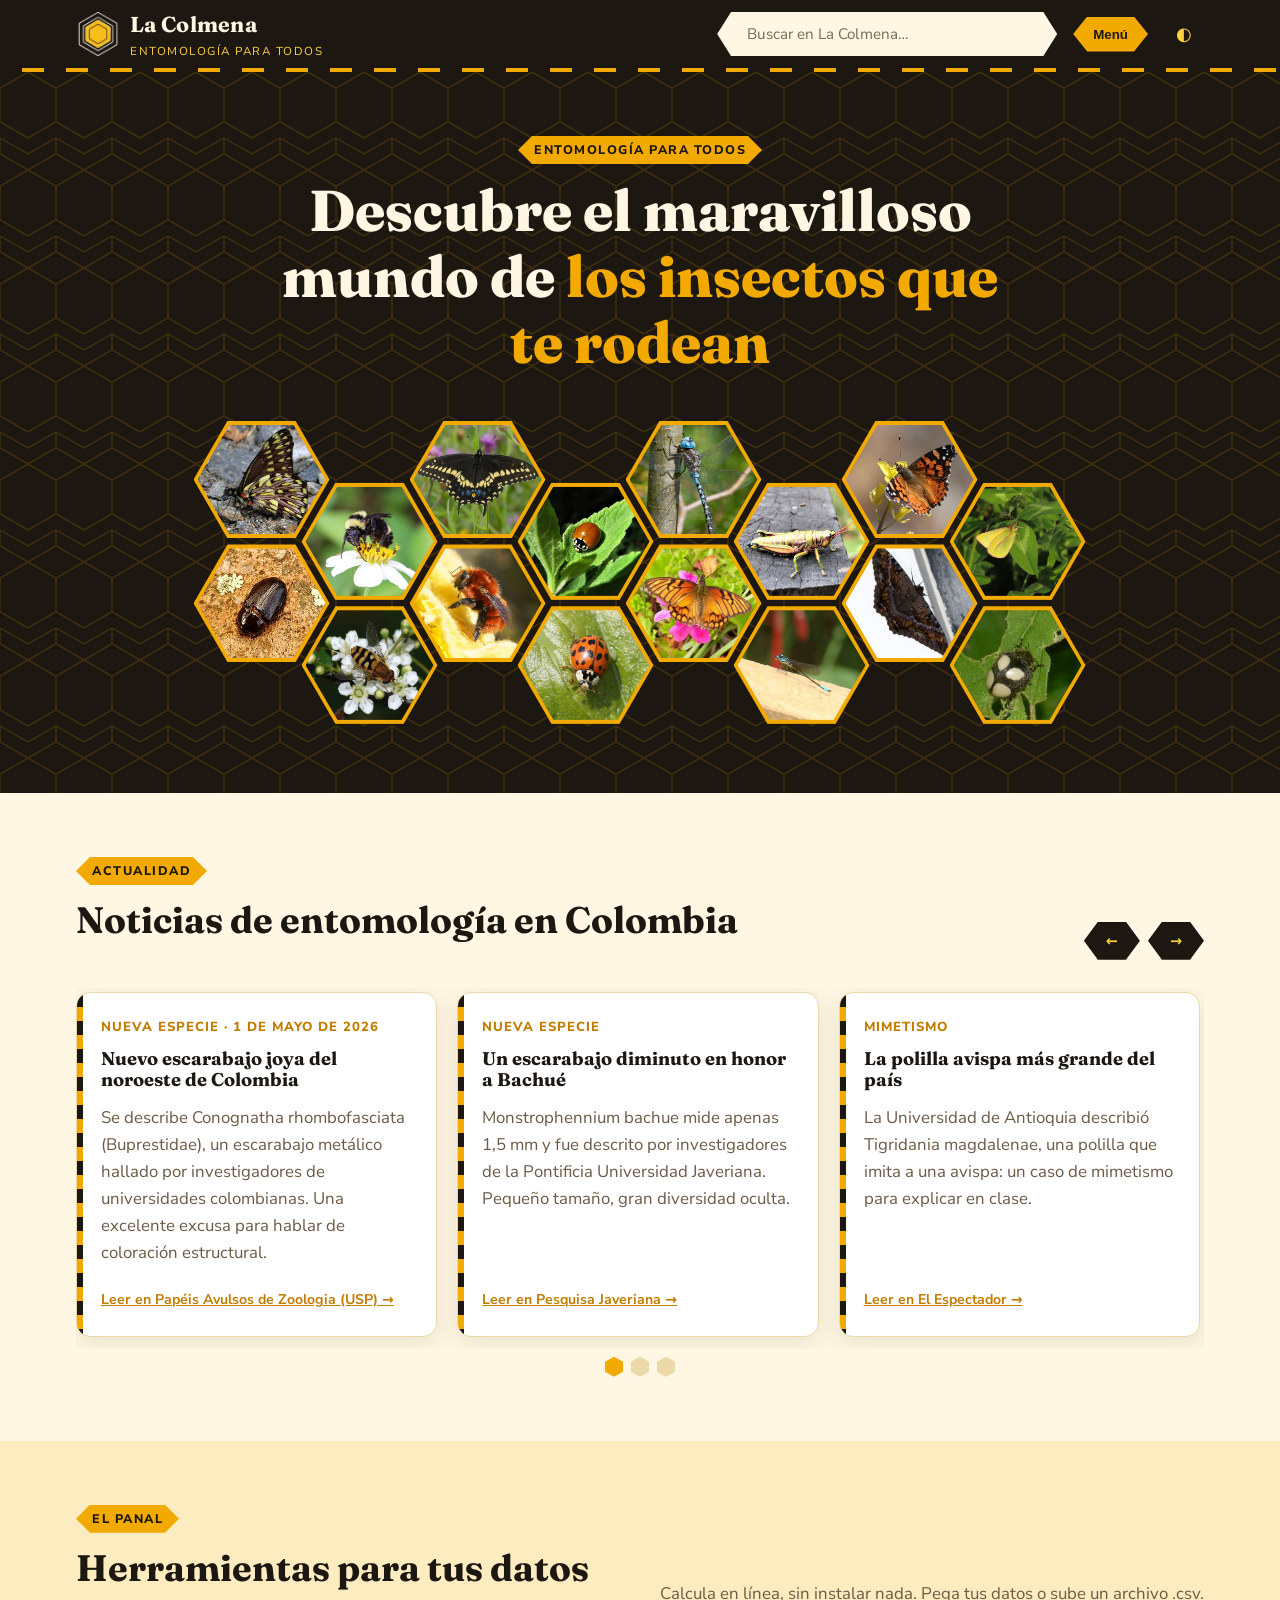
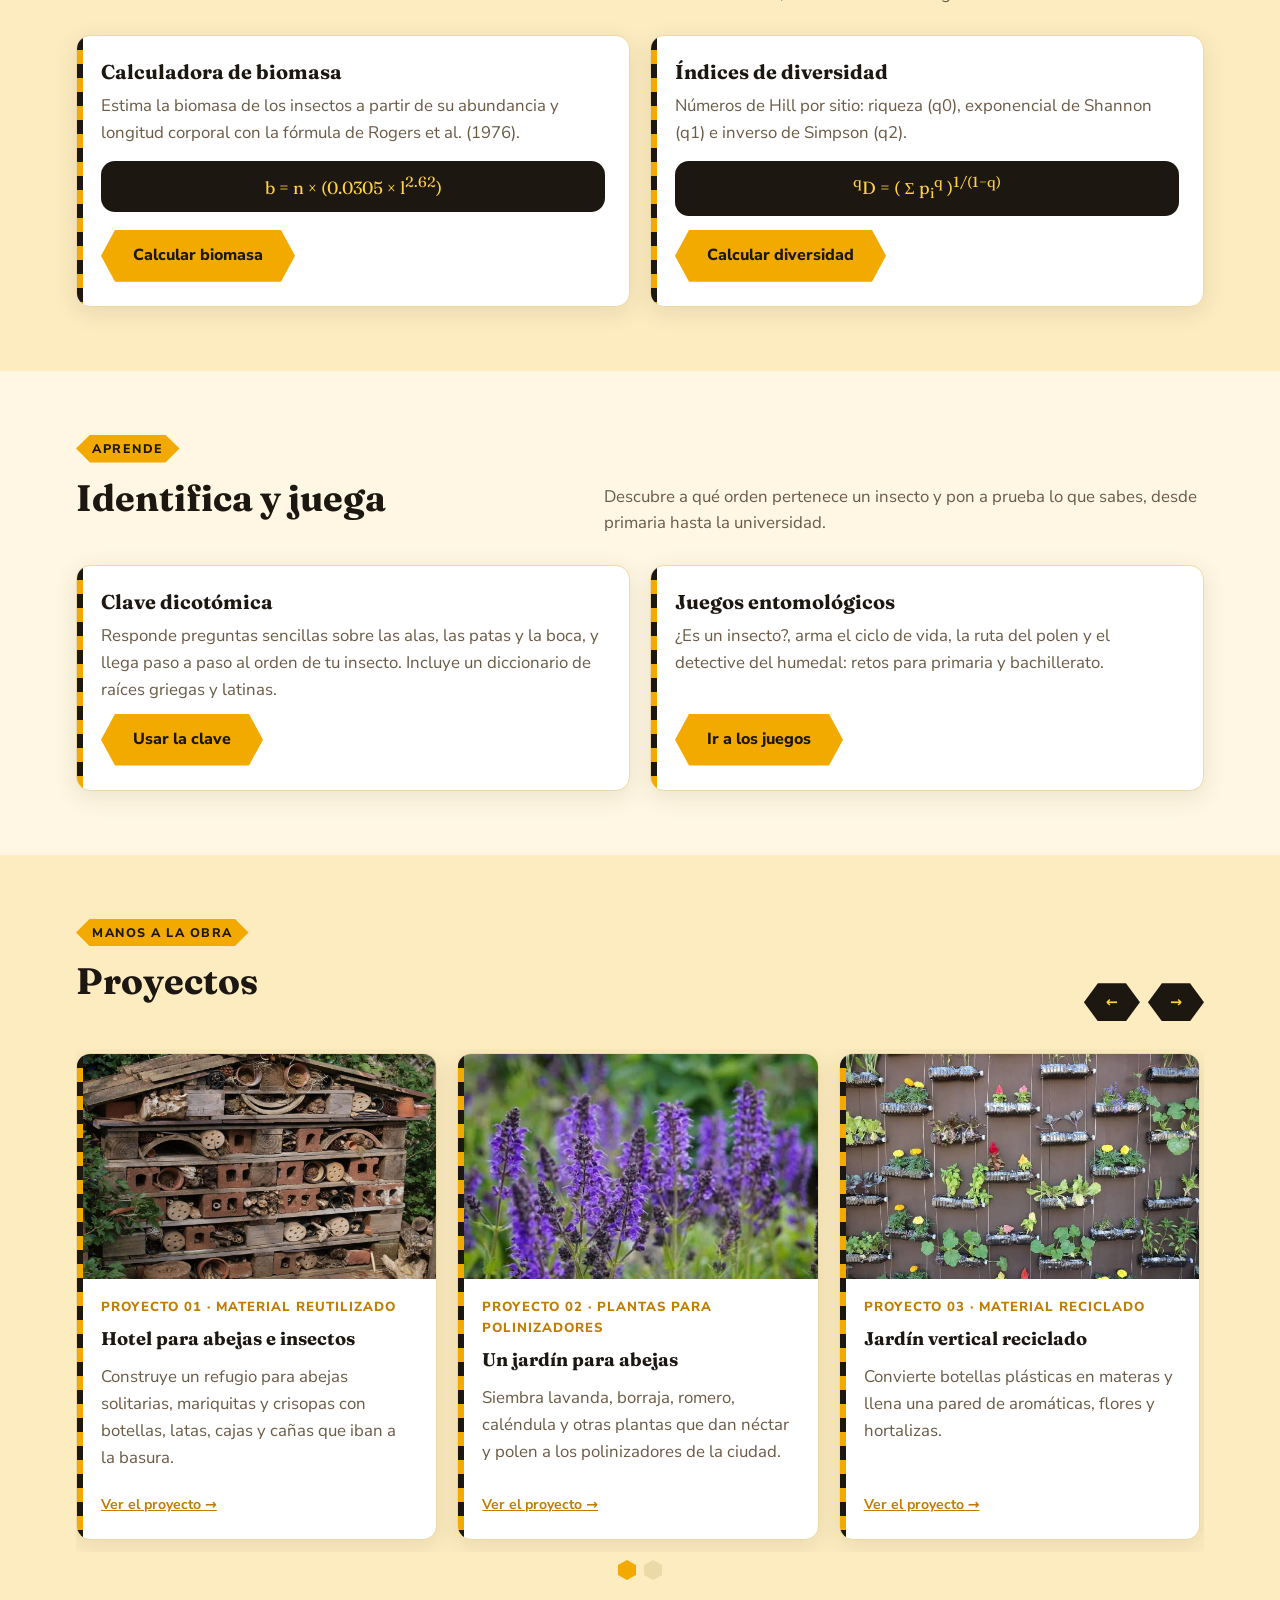
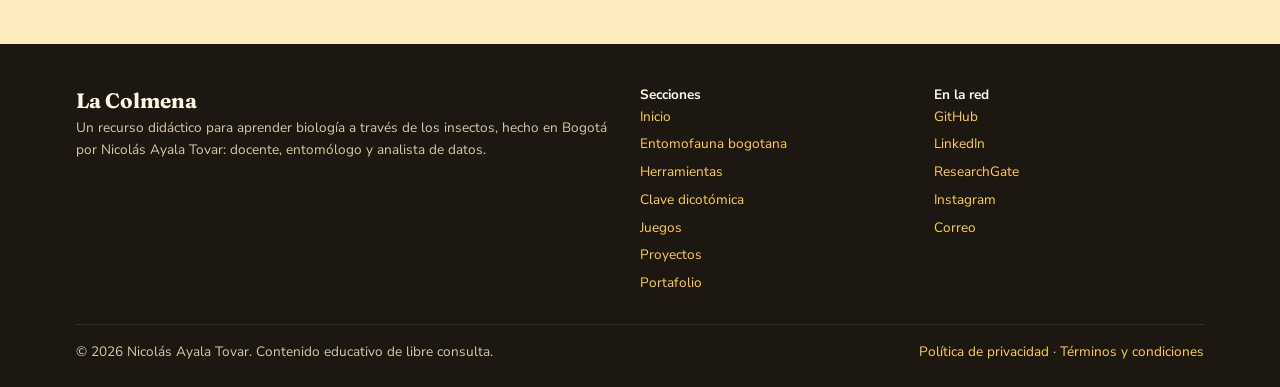
<file: web/index.html>
<!doctype html>
<html lang="es-CO">
<head>
  <meta charset="utf-8">
  <meta name="viewport" content="width=device-width, initial-scale=1">
  <title>La Colmena · Entomología para todos</title>
  <meta name="description" content="Descubre el maravilloso mundo de los insectos que te rodean: insectos de Bogotá, noticias de entomología en Colombia, herramientas de análisis de datos y productos de la colmena.">
  <meta name="author" content="Nicolás Ayala Tovar">
  <link rel="canonical" href="https://lacolmena.site/">
  <meta property="og:type" content="website">
  <meta property="og:site_name" content="La Colmena">
  <meta property="og:locale" content="es_CO">
  <meta property="og:title" content="La Colmena · Entomología para todos">
  <meta property="og:description" content="Descubre el maravilloso mundo de los insectos que te rodean.">
  <meta property="og:url" content="https://lacolmena.site/">
  <meta property="og:image" content="https://lacolmena.site/img/Bombus%20atratus.jpeg">
  <meta name="twitter:card" content="summary_large_image">
  <link rel="preconnect" href="https://fonts.googleapis.com">
  <link rel="preconnect" href="https://fonts.gstatic.com" crossorigin>
  <link href="https://fonts.googleapis.com/css2?family=Fraunces:opsz,wght@9..144,600;9..144,800&family=Nunito+Sans:wght@400;700;800&display=swap" rel="stylesheet">
  <link rel="stylesheet" href="css/styles.css">
  <link rel="icon" href="img/favicon-32.png" type="image/png" sizes="32x32">
  <link rel="apple-touch-icon" href="img/apple-touch-icon.png">
  <script type="application/ld+json">
  { "@context": "https://schema.org", "@type": "WebSite", "name": "La Colmena", "alternateName": "La Colmena · Entomología para todos",
    "url": "https://lacolmena.site/", "inLanguage": "es-CO", "author": { "@type": "Person", "name": "Nicolás Ayala Tovar" } }
  </script>
</head>
<body>
  <main>
    <section class="heroe heroe-inicio panal-bg">
      <div class="wrap">
        <span class="etiqueta">Entomología para todos</span>
        <h1>Descubre el maravilloso mundo de <em>los insectos que te rodean</em></h1>
        <nav class="collage" id="collage" aria-label="Algunos insectos de Bogotá"></nav>
      </div>
    </section>

    <section aria-labelledby="titulo-noticias">
      <div class="wrap">
        <div class="titulo-seccion">
          <div>
            <span class="etiqueta">Actualidad</span>
            <h2 id="titulo-noticias">Noticias de entomología en Colombia</h2>
          </div>
          <div class="carrusel-controles">
            <button class="btn chico oscuro" data-dir="-1" aria-label="Noticia anterior">←</button>
            <button class="btn chico oscuro" data-dir="1" aria-label="Noticia siguiente">→</button>
          </div>
        </div>
        <div class="carrusel" aria-roledescription="carrusel">
          <div class="carrusel-pista" id="noticias" tabindex="0" aria-live="polite"></div>
          <div class="carrusel-puntos" role="tablist" aria-label="Elegir noticia"></div>
        </div>
      </div>
    </section>

    <section class="seccion-alt" aria-labelledby="titulo-herramientas">
      <div class="wrap">
        <div class="titulo-seccion">
          <div>
            <span class="etiqueta">El panal</span>
            <h2 id="titulo-herramientas">Herramientas para tus datos</h2>
          </div>
          <p class="muted">Calcula en línea, sin instalar nada. Pega tus datos o sube un archivo .csv.</p>
        </div>
        <div class="grid grid-2">
          <article class="tarjeta herramienta">
            <h3>Calculadora de biomasa</h3>
            <p class="muted">Estima la biomasa de los insectos a partir de su abundancia y longitud corporal con la fórmula de Rogers et al. (1976).</p>
            <div class="formula formula-chica">b = n × (0.0305 × l<sup>2.62</sup>)</div>
            <a class="btn" href="herramientas.html#biomasa">Calcular biomasa</a>
          </article>
          <article class="tarjeta herramienta">
            <h3>Índices de diversidad</h3>
            <p class="muted">Números de Hill por sitio: riqueza (q0), exponencial de Shannon (q1) e inverso de Simpson (q2).</p>
            <div class="formula formula-chica"><sup>q</sup>D = ( Σ p<sub>i</sub><sup>q</sup> )<sup>1/(1−q)</sup></div>
            <a class="btn" href="herramientas.html#diversidad">Calcular diversidad</a>
          </article>
        </div>
      </div>
    </section>

    <section aria-labelledby="titulo-aprender">
      <div class="wrap">
        <div class="titulo-seccion">
          <div>
            <span class="etiqueta">Aprende</span>
            <h2 id="titulo-aprender">Identifica y juega</h2>
          </div>
          <p class="muted">Descubre a qué orden pertenece un insecto y pon a prueba lo que sabes, desde primaria hasta la universidad.</p>
        </div>
        <div class="grid grid-2">
          <article class="tarjeta herramienta">
            <h3>Clave dicotómica</h3>
            <p class="muted">Responde preguntas sencillas sobre las alas, las patas y la boca, y llega paso a paso al orden de tu insecto. Incluye un diccionario de raíces griegas y latinas.</p>
            <a class="btn" href="clave.html">Usar la clave</a>
          </article>
          <article class="tarjeta herramienta">
            <h3>Juegos entomológicos</h3>
            <p class="muted">¿Es un insecto?, arma el ciclo de vida, la ruta del polen y el detective del humedal: retos para primaria y bachillerato.</p>
            <a class="btn" href="juegos.html">Ir a los juegos</a>
          </article>
        </div>
      </div>
    </section>

    <section class="seccion-alt" aria-labelledby="titulo-proyectos">
      <div class="wrap">
        <div class="titulo-seccion">
          <div>
            <span class="etiqueta">Manos a la obra</span>
            <h2 id="titulo-proyectos">Proyectos</h2>
          </div>
          <div class="carrusel-controles">
            <button class="btn chico oscuro" data-dir="-1" aria-label="Proyecto anterior">←</button>
            <button class="btn chico oscuro" data-dir="1" aria-label="Proyecto siguiente">→</button>
          </div>
        </div>
        <div class="carrusel" aria-roledescription="carrusel">
          <div class="carrusel-pista" id="proyectos" tabindex="0" aria-live="polite"></div>
          <div class="carrusel-puntos" role="tablist" aria-label="Elegir proyecto"></div>
        </div>
      </div>
    </section>
  </main>

  <script src="js/layout.js"></script>
  <script src="js/datos.js"></script>
  <script src="js/especies.js"></script>
  <script>
    // ---------- Collage de hexágonos ----------
    (function () {
      const slug = s => s.toLowerCase().normalize("NFD").replace(/[̀-ͯ]/g, "").replace(/[^a-z0-9]+/g, "-").replace(/(^-|-$)/g, "");
      // Elige qué especies aparecen (por nombre científico). Cambia esta lista cuando quieras.
      // Dos filas de 8: la primera y la última de cada fila quedan en los extremos
      const ELEGIDAS = [
        "Catasticta semiramis", "Bombus atratus", "Papilio polyxenes americus", "Cycloneda sanguinea", "Rhionaeschna marchali",
        "Agesander ruficornis", "Vanessa carye", "Colias dimera",
        "Ancognatha scarabaeoides", "Syrphus sp.", "Bombus rubicundus", "Harmonia axyridis",
        "Dione glycera", "Mesamphiagrion laterale", "Ascalapha odorata", "Epilachna flavofasciata"];
      const lista = ELEGIDAS.map(c => ESPECIES.find(e => e.cientifico === c)).filter(Boolean);
      document.getElementById("collage").innerHTML = lista.map(e => `
        <a class="celda" href="entomofauna.html#${slug(e.cientifico)}" title="${e.nombre} (${e.cientifico})">
          <img src="${encodeURI(e.foto)}" alt="${e.nombre}, ${e.cientifico}" decoding="async">
        </a>`).join("");
    })();

    // ---------- Carruseles (noticias y proyectos) ----------
    // Cada sección tiene sus botones ← →, una pista desplazable y puntos.
    function carrusel(seccion, html, autoplay) {
      const pista = seccion.querySelector(".carrusel-pista");
      const puntos = seccion.querySelector(".carrusel-puntos");
      const controles = seccion.querySelector(".carrusel-controles");
      pista.innerHTML = html.join("");
      const slides = [...pista.children];
      const pos = i => slides[i].offsetLeft - slides[0].offsetLeft;
      const maxScroll = () => pista.scrollWidth - pista.clientWidth;
      // Última posición alcanzable (cuando se ven varias tarjetas a la vez, el final llega antes)
      const ultimo = () => { const i = slides.findIndex((_, j) => pos(j) >= maxScroll() - 8); return i < 0 ? slides.length - 1 : i; };
      let idx = 0, animando = 0, t;

      function pintarPuntos() {
        const n = ultimo() + 1;
        controles.hidden = puntos.hidden = n < 2;      // con una sola posición no hacen falta
        puntos.innerHTML = Array.from({ length: n }, (_, i) =>
          `<button role="tab" aria-label="Ir a la posición ${i + 1}" data-i="${i}" aria-selected="${i === idx}"></button>`).join("");
      }
      const marcar = () => puntos.querySelectorAll("button").forEach((b, j) => b.setAttribute("aria-selected", j === idx));
      function ir(i) {
        idx = Math.max(0, Math.min(i, ultimo()));
        animando = Date.now() + 1000;
        pista.scrollTo({ left: pos(idx), behavior: "smooth" });
        marcar();
      }
      // Avanza o retrocede; al llegar a un extremo, da la vuelta
      const paso = dir => ir(idx + dir > ultimo() ? 0 : idx + dir < 0 ? ultimo() : idx + dir);

      // Si la persona desliza con el dedo o el trackpad, actualizar la posición al terminar
      function alTerminar() {
        if (Date.now() < animando) return;
        const cerca = slides.reduce((m, _, j) => Math.abs(pos(j) - pista.scrollLeft) < Math.abs(pos(m) - pista.scrollLeft) ? j : m, 0);
        idx = pista.scrollLeft >= maxScroll() - 8 ? ultimo() : Math.min(cerca, ultimo());
        marcar();
      }
      if ("onscrollend" in window) pista.addEventListener("scrollend", alTerminar);
      else pista.addEventListener("scroll", () => { clearTimeout(t); t = setTimeout(alTerminar, 200); });
      addEventListener("resize", () => { idx = Math.min(idx, ultimo()); pintarPuntos(); });

      puntos.addEventListener("click", ev => { if (ev.target.dataset.i) ir(+ev.target.dataset.i); });
      controles.querySelectorAll("button").forEach(b => b.addEventListener("click", () => paso(+b.dataset.dir)));
      pista.addEventListener("keydown", ev => {
        if (ev.key === "ArrowRight") { ev.preventDefault(); paso(1); }
        if (ev.key === "ArrowLeft") { ev.preventDefault(); paso(-1); }
      });
      pintarPuntos();

      // Avance automático (se pausa al pasar el mouse o al enfocar)
      if (autoplay && !matchMedia("(prefers-reduced-motion: reduce)").matches) {
        let pausa = false;
        const caja = seccion.querySelector(".carrusel");
        ["mouseenter", "focusin", "touchstart"].forEach(e => caja.addEventListener(e, () => pausa = true, { passive: true }));
        ["mouseleave", "focusout"].forEach(e => caja.addEventListener(e, () => pausa = false));
        setInterval(() => { if (!pausa && !document.hidden && ultimo() > 0) paso(1); }, autoplay);
      }
    }

    const fmt = f => new Date(f + "T12:00:00").toLocaleDateString("es-CO", { day: "numeric", month: "long", year: "numeric" });
    carrusel(document.getElementById("noticias").closest("section"), NOTICIAS.map((n, i) => `
        <article class="tarjeta noticia diapositiva" aria-roledescription="diapositiva" aria-label="${i + 1} de ${NOTICIAS.length}">
          <span class="meta">${n.etiqueta}${n.fecha ? " · " + fmt(n.fecha) : ""}</span>
          <h3>${n.titulo}</h3>
          <p>${n.resumen}</p>
          <a class="fuente" href="${n.url}" target="_blank" rel="noopener">Leer en ${n.fuente} →</a>
        </article>`), 7000);

    carrusel(document.getElementById("proyectos").closest("section"), PROYECTOS.map((p, i) => `
        <article class="tarjeta noticia proyecto-diapositiva diapositiva" aria-roledescription="diapositiva" aria-label="${i + 1} de ${PROYECTOS.length}">
          <a class="proyecto-foto" href="${p.url}" tabindex="-1" aria-hidden="true"><img src="${encodeURI(p.foto)}" alt="" loading="lazy" decoding="async"></a>
          <span class="meta">${p.etiqueta}</span>
          <h3>${p.titulo}</h3>
          <p>${p.resumen}</p>
          <a class="fuente" href="${p.url}">Ver el proyecto →</a>
        </article>`), 9000);
  </script>
</body>
</html>
</file>
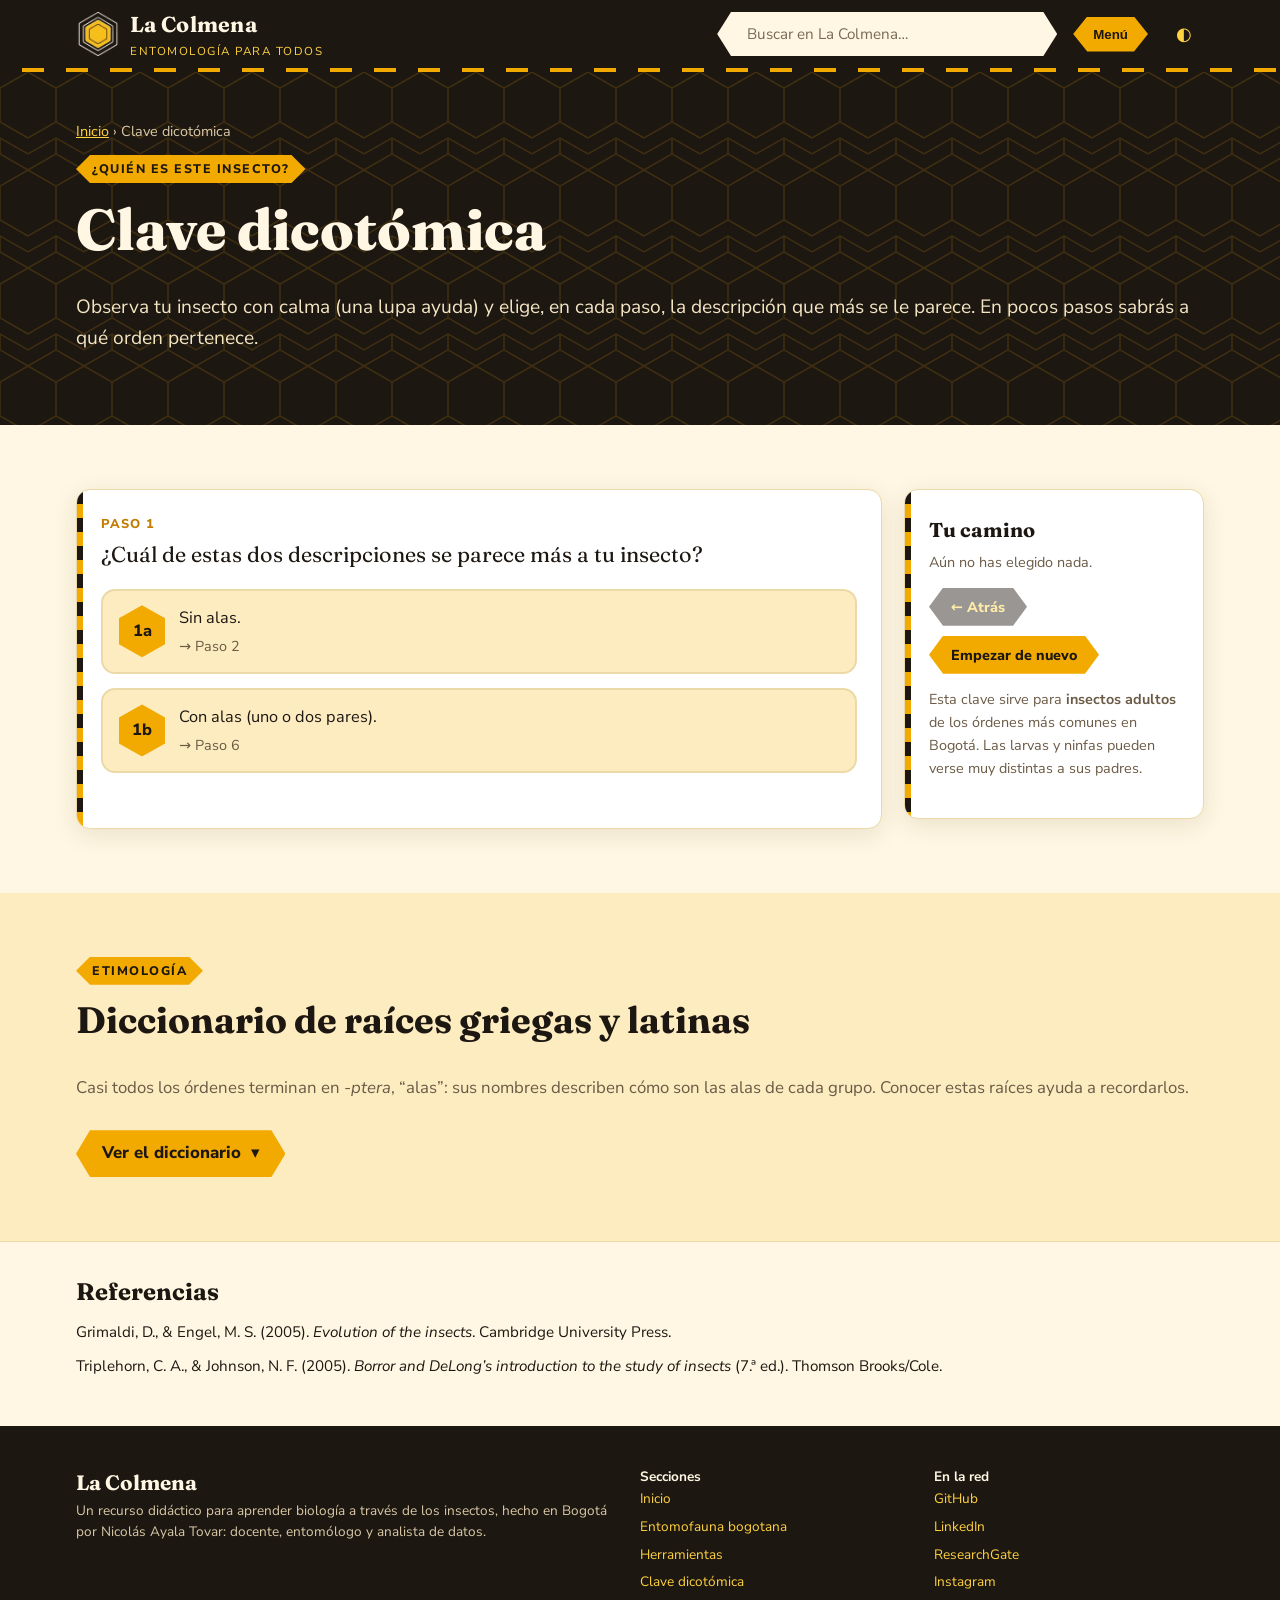
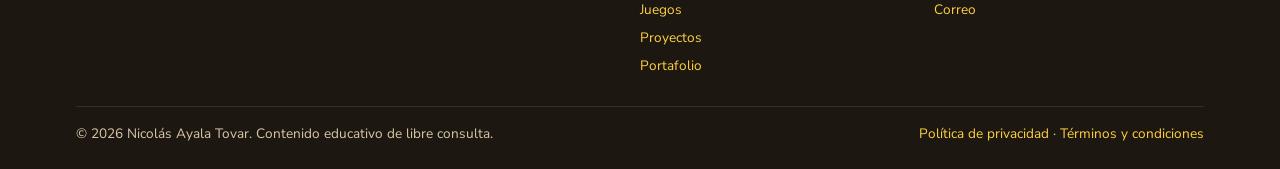
<file: web/clave.html>
<!doctype html>
<html lang="es-CO">
<head>
  <meta charset="utf-8">
  <meta name="viewport" content="width=device-width, initial-scale=1">
  <title>Clave dicotómica interactiva de órdenes de insectos · La Colmena</title>
  <meta name="description" content="Identifica el orden de un insecto adulto paso a paso con una clave dicotómica interactiva, y descubre el origen griego del nombre de cada orden.">
  <meta name="author" content="Nicolás Ayala Tovar">
  <link rel="canonical" href="https://lacolmena.site/clave.html">
  <meta property="og:type" content="website">
  <meta property="og:site_name" content="La Colmena">
  <meta property="og:locale" content="es_CO">
  <meta property="og:title" content="Clave dicotómica interactiva de órdenes de insectos">
  <meta property="og:description" content="Responde preguntas sencillas sobre alas, patas y boca, y descubre a qué orden pertenece tu insecto.">
  <meta property="og:url" content="https://lacolmena.site/clave.html">
  <link rel="preconnect" href="https://fonts.googleapis.com">
  <link rel="preconnect" href="https://fonts.gstatic.com" crossorigin>
  <link href="https://fonts.googleapis.com/css2?family=Fraunces:opsz,wght@9..144,600;9..144,800&family=Nunito+Sans:wght@400;700;800&display=swap" rel="stylesheet">
  <link rel="stylesheet" href="css/styles.css">
  <link rel="icon" href="img/favicon-32.png" type="image/png" sizes="32x32">
  <link rel="apple-touch-icon" href="img/apple-touch-icon.png">
</head>
<body>
  <main>
    <section class="heroe heroe-mini panal-bg">
      <div class="wrap">
        <nav class="migas small" aria-label="Ruta de navegación"><a href="index.html">Inicio</a> › <span aria-current="page">Clave dicotómica</span></nav>
        <span class="etiqueta">¿Quién es este insecto?</span>
        <h1>Clave dicotómica</h1>
        <p class="lead">Observa tu insecto con calma (una lupa ayuda) y elige, en cada paso, la descripción que más se le parece. En pocos pasos sabrás a qué orden pertenece.</p>
      </div>
    </section>

    <section aria-labelledby="titulo-clave">
      <div class="wrap clave-wrap">
        <div class="tarjeta clave" id="clave">
          <h2 id="titulo-clave" class="sr-only">Clave interactiva</h2>
          <div id="clave-cuerpo" aria-live="polite"></div>
        </div>
        <aside class="tarjeta clave-lado" aria-labelledby="titulo-ruta">
          <h3 id="titulo-ruta">Tu camino</h3>
          <ol class="clave-ruta" id="clave-ruta"></ol>
          <div class="acciones-tabla">
            <button type="button" class="btn chico oscuro" id="clave-atras">← Atrás</button>
            <button type="button" class="btn chico" id="clave-reiniciar">Empezar de nuevo</button>
          </div>
          <p class="small muted">Esta clave sirve para <strong>insectos adultos</strong> de los órdenes más comunes en Bogotá. Las larvas y ninfas pueden verse muy distintas a sus padres.</p>
        </aside>
      </div>
    </section>

    <section class="seccion-alt" aria-labelledby="titulo-diccionario">
      <div class="wrap">
        <div class="titulo-seccion titulo-ancho">
          <div>
            <span class="etiqueta">Etimología</span>
            <h2 id="titulo-diccionario">Diccionario de raíces griegas y latinas</h2>
          </div>
          <p class="muted">Casi todos los órdenes terminan en <em>-ptera</em>, “alas”: sus nombres describen cómo son las alas de cada grupo. Conocer estas raíces ayuda a recordarlos.</p>
        </div>
        <details class="desplegable">
          <summary>Ver el diccionario</summary>
        <div class="tabla-wrap">
          <table class="diccionario">
            <thead><tr><th>Raíz</th><th>Lengua</th><th>Significado</th><th>Aparece en</th></tr></thead>
            <tbody>
              <tr><td><strong>a-, an-</strong> <span class="griego">ἀ-</span></td><td>Griego</td><td>sin, que no tiene</td><td>Siphon<em>a</em>ptera, Phthir<em>a</em>ptera</td></tr>
              <tr><td><strong>derma</strong> <span class="griego">δέρμα</span></td><td>Griego</td><td>piel, cuero</td><td>Dermaptera</td></tr>
              <tr><td><strong>di-</strong> <span class="griego">δι-</span></td><td>Griego</td><td>dos</td><td>Diptera</td></tr>
              <tr><td><strong>entomon</strong> <span class="griego">ἔντομον</span></td><td>Griego</td><td>insecto; literalmente “cortado en partes”, por su cuerpo segmentado</td><td>Zygentoma, entomología</td></tr>
              <tr><td><strong>hemi-</strong> <span class="griego">ἡμι-</span></td><td>Griego</td><td>mitad</td><td>Hemiptera</td></tr>
              <tr><td><strong>hymen</strong> <span class="griego">ὑμήν</span></td><td>Griego</td><td>membrana</td><td>Hymenoptera</td></tr>
              <tr><td><strong>insectum</strong></td><td>Latín</td><td>“cortado en partes”; traducción latina de <em>entomon</em></td><td>insecto</td></tr>
              <tr><td><strong>koleos</strong> <span class="griego">κολεός</span></td><td>Griego</td><td>estuche, vaina</td><td>Coleoptera</td></tr>
              <tr><td><strong>lepis</strong> <span class="griego">λεπίς</span></td><td>Griego</td><td>escama</td><td>Lepidoptera</td></tr>
              <tr><td><strong>logos</strong> <span class="griego">λόγος</span></td><td>Griego</td><td>estudio, tratado</td><td>entomología</td></tr>
              <tr><td><strong>neuron</strong> <span class="griego">νεῦρον</span></td><td>Griego</td><td>nervio; aquí, las venas de las alas</td><td>Neuroptera</td></tr>
              <tr><td><strong>odous, odontos</strong> <span class="griego">ὀδούς</span></td><td>Griego</td><td>diente, por sus fuertes mandíbulas</td><td>Odonata</td></tr>
              <tr><td><strong>orthos</strong> <span class="griego">ὀρθός</span></td><td>Griego</td><td>recto</td><td>Orthoptera</td></tr>
              <tr><td><strong>phtheir</strong> <span class="griego">φθείρ</span></td><td>Griego</td><td>piojo</td><td>Phthiraptera</td></tr>
              <tr><td><strong>pteron</strong> <span class="griego">πτερόν</span></td><td>Griego</td><td>ala</td><td>casi todos los órdenes (-ptera)</td></tr>
              <tr><td><strong>siphon</strong> <span class="griego">σίφων</span></td><td>Griego</td><td>tubo, por su boca para chupar</td><td>Siphonaptera</td></tr>
              <tr><td><strong>thysanos</strong> <span class="griego">θύσανος</span></td><td>Griego</td><td>fleco</td><td>Thysanoptera</td></tr>
              <tr><td><strong>zygon</strong> <span class="griego">ζυγόν</span></td><td>Griego</td><td>yugo, unión</td><td>Zygentoma</td></tr>
            </tbody>
          </table>
        </div>
        </details>
      </div>
    </section>

    <section class="referencias" aria-labelledby="titulo-referencias">
      <div class="wrap">
        <h2 id="titulo-referencias">Referencias</h2>
        <ul class="lista-referencias">
          <li>Grimaldi, D., &amp; Engel, M. S. (2005). <em>Evolution of the insects</em>. Cambridge University Press.</li>
          <li>Triplehorn, C. A., &amp; Johnson, N. F. (2005). <em>Borror and DeLong’s introduction to the study of insects</em> (7.ª ed.). Thomson Brooks/Cole.</li>
        </ul>
      </div>
    </section>
  </main>

  <script src="js/layout.js"></script>
  <script src="js/especies.js"></script>
  <script src="js/clave.js"></script>
</body>
</html>
</file>
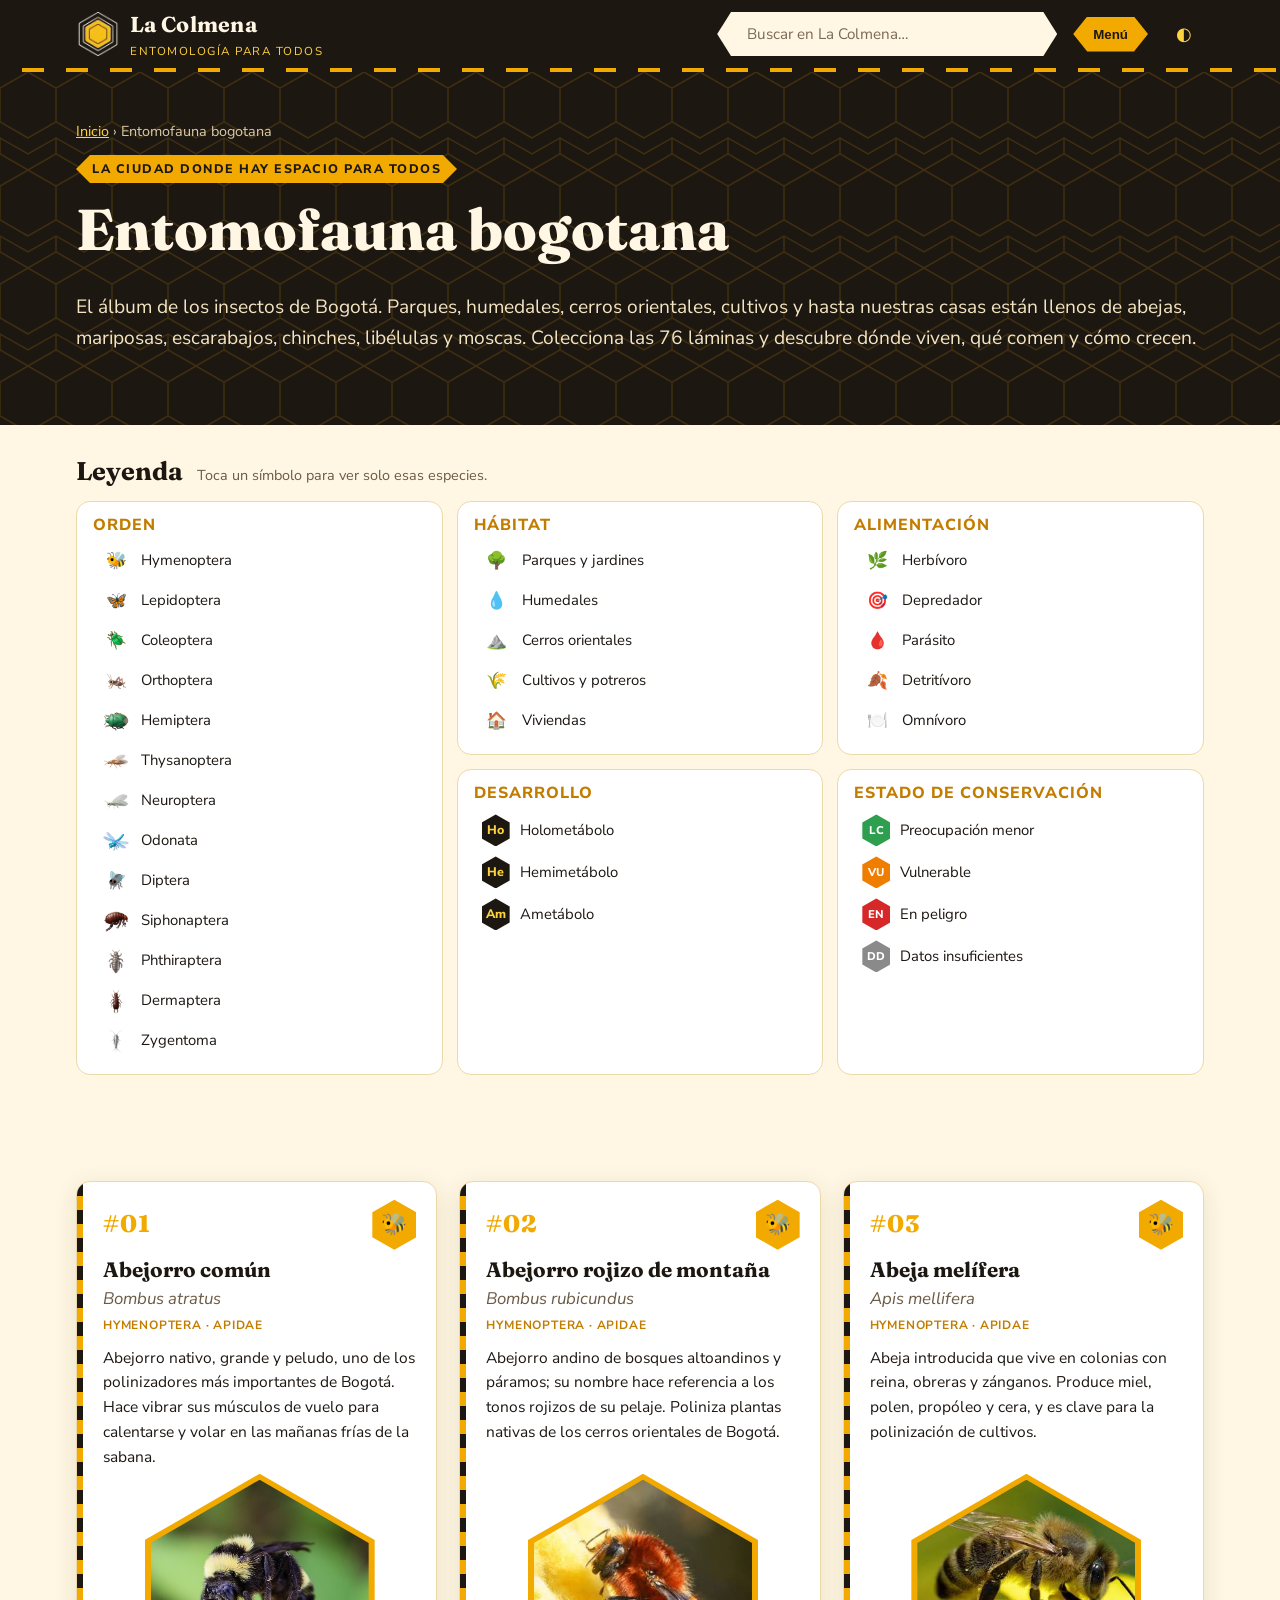
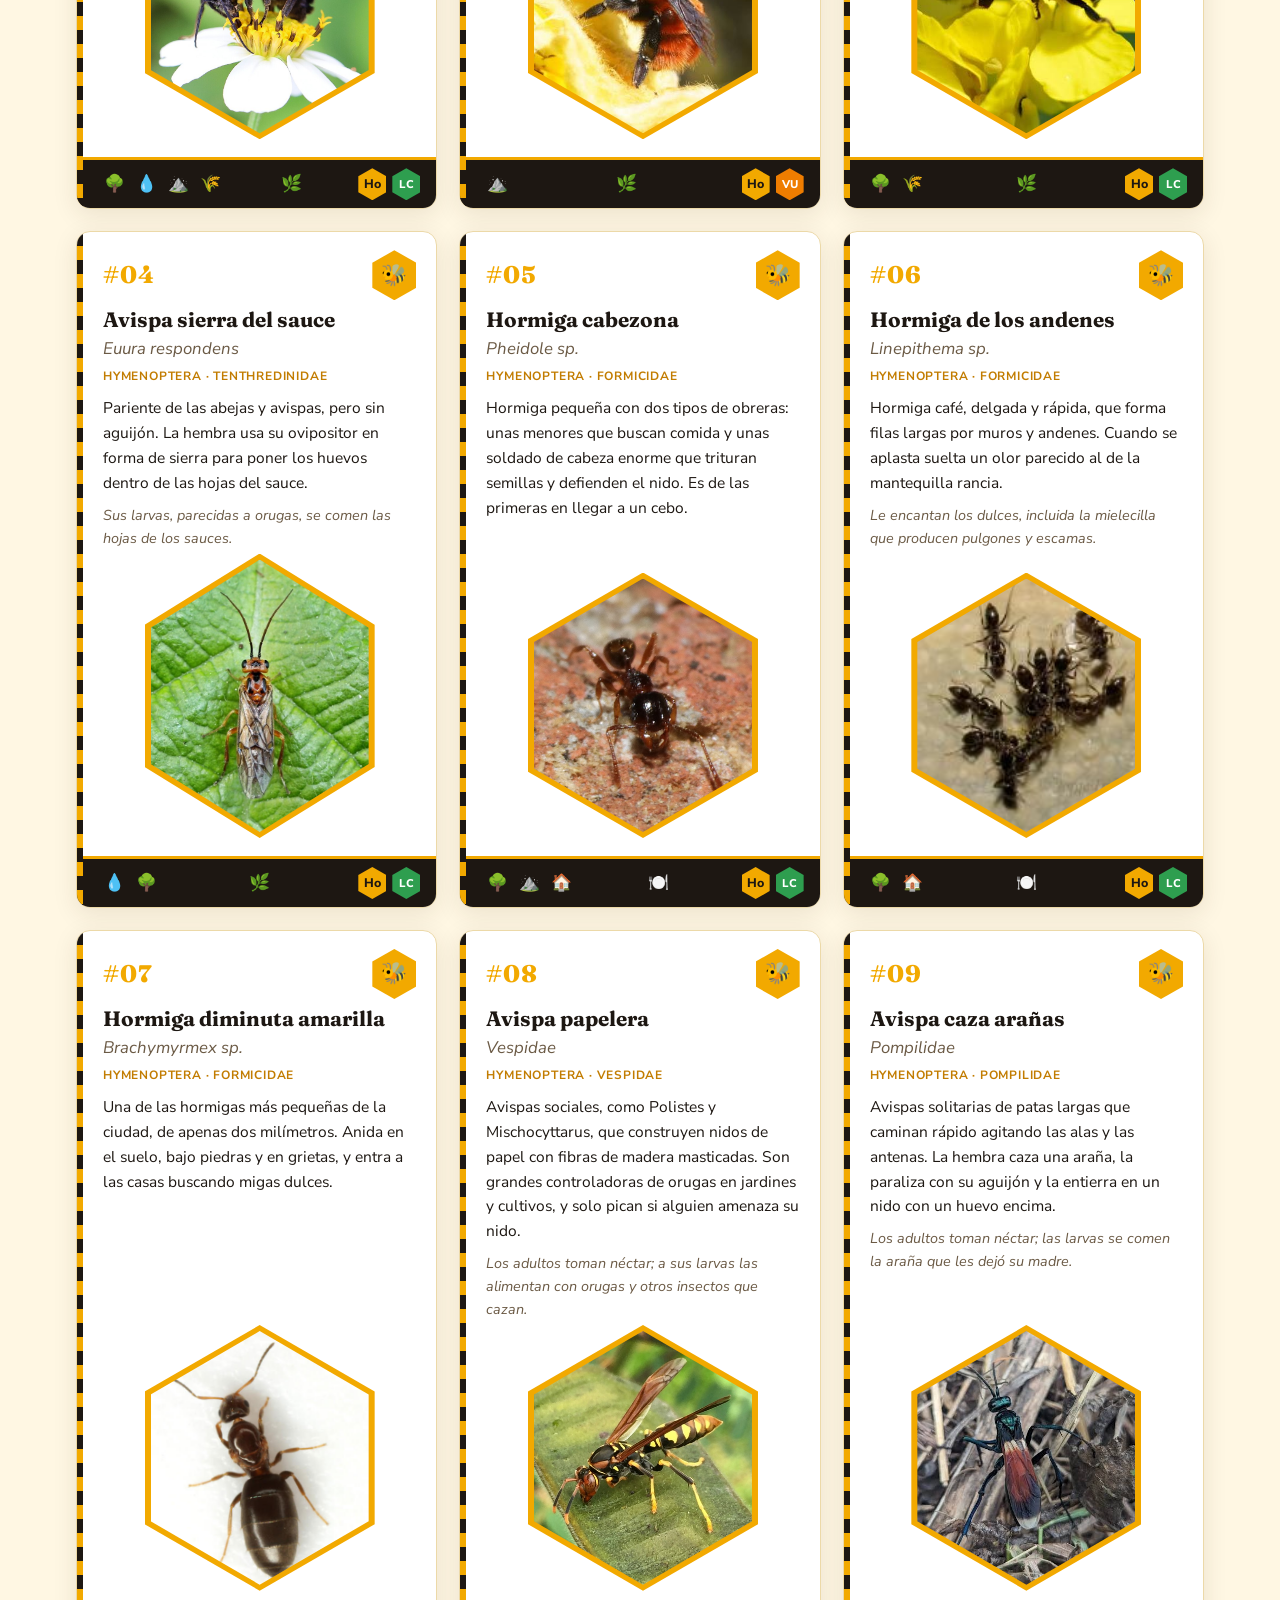
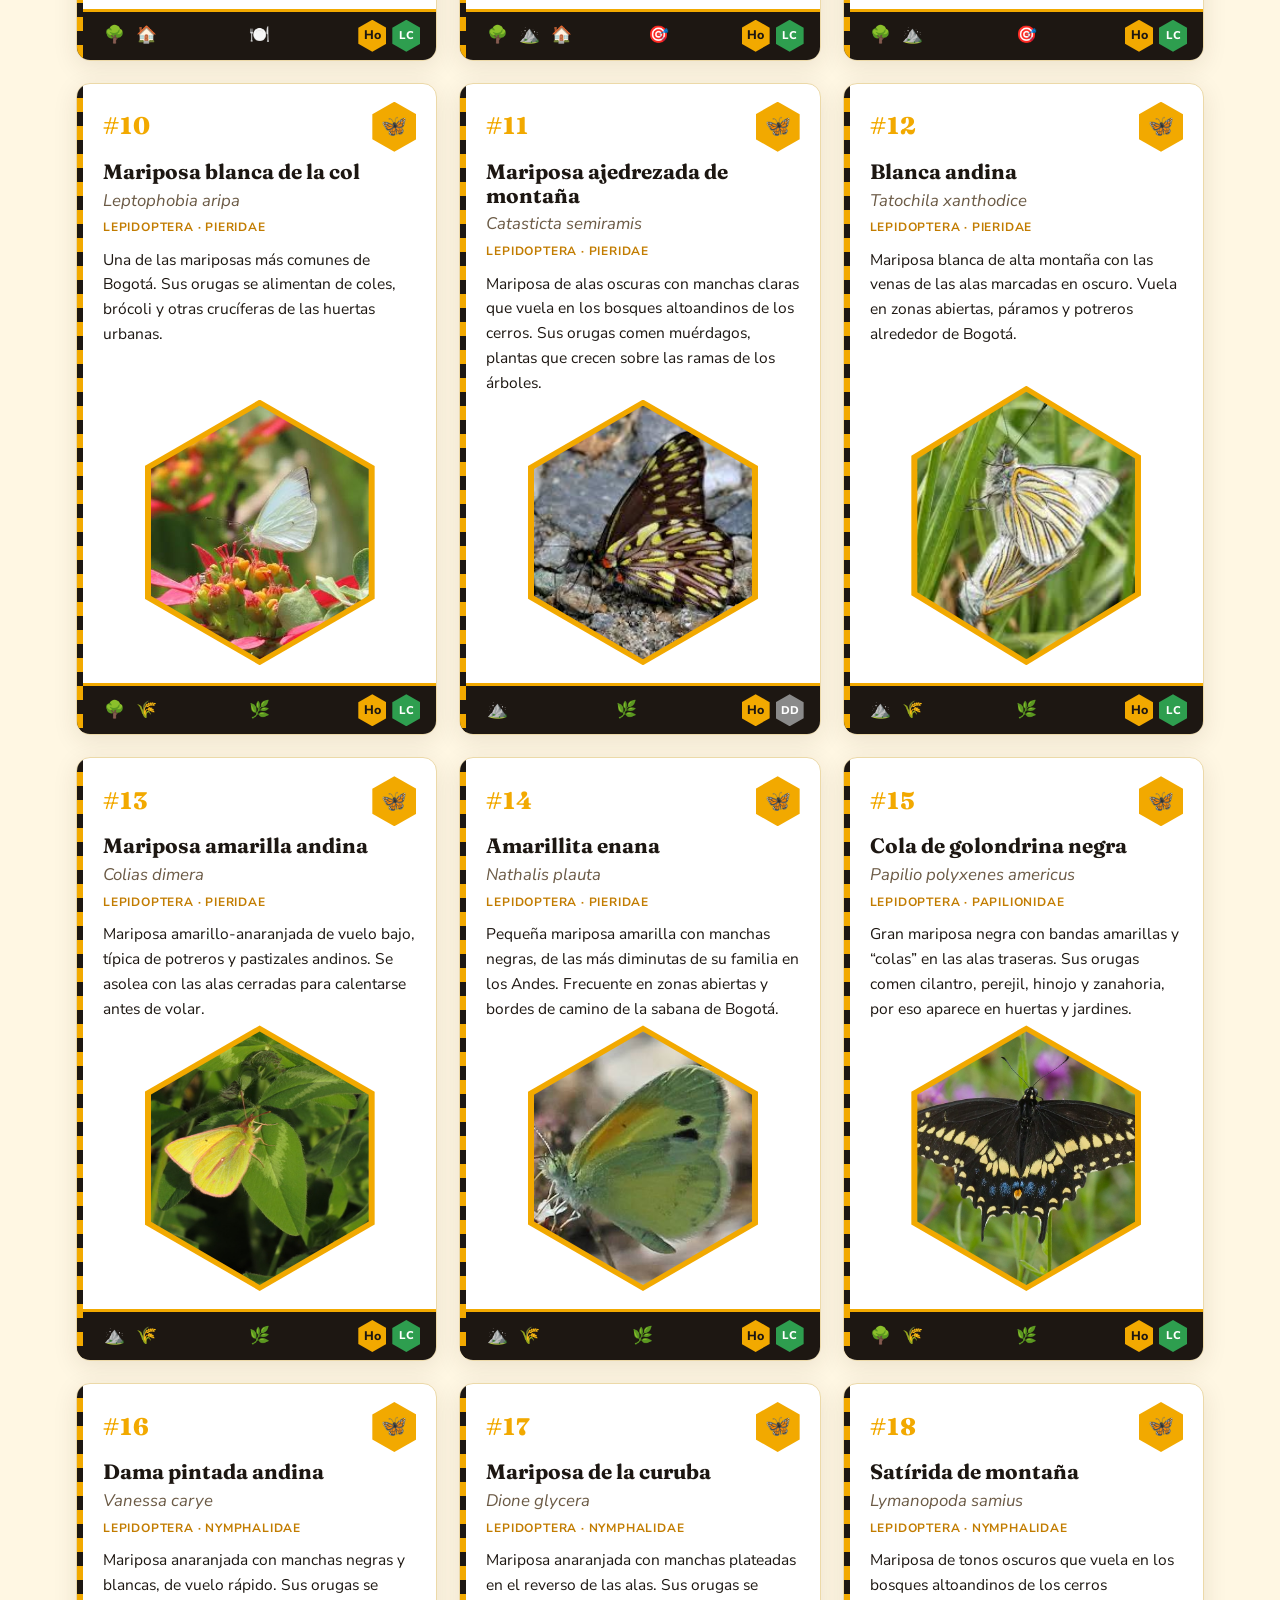
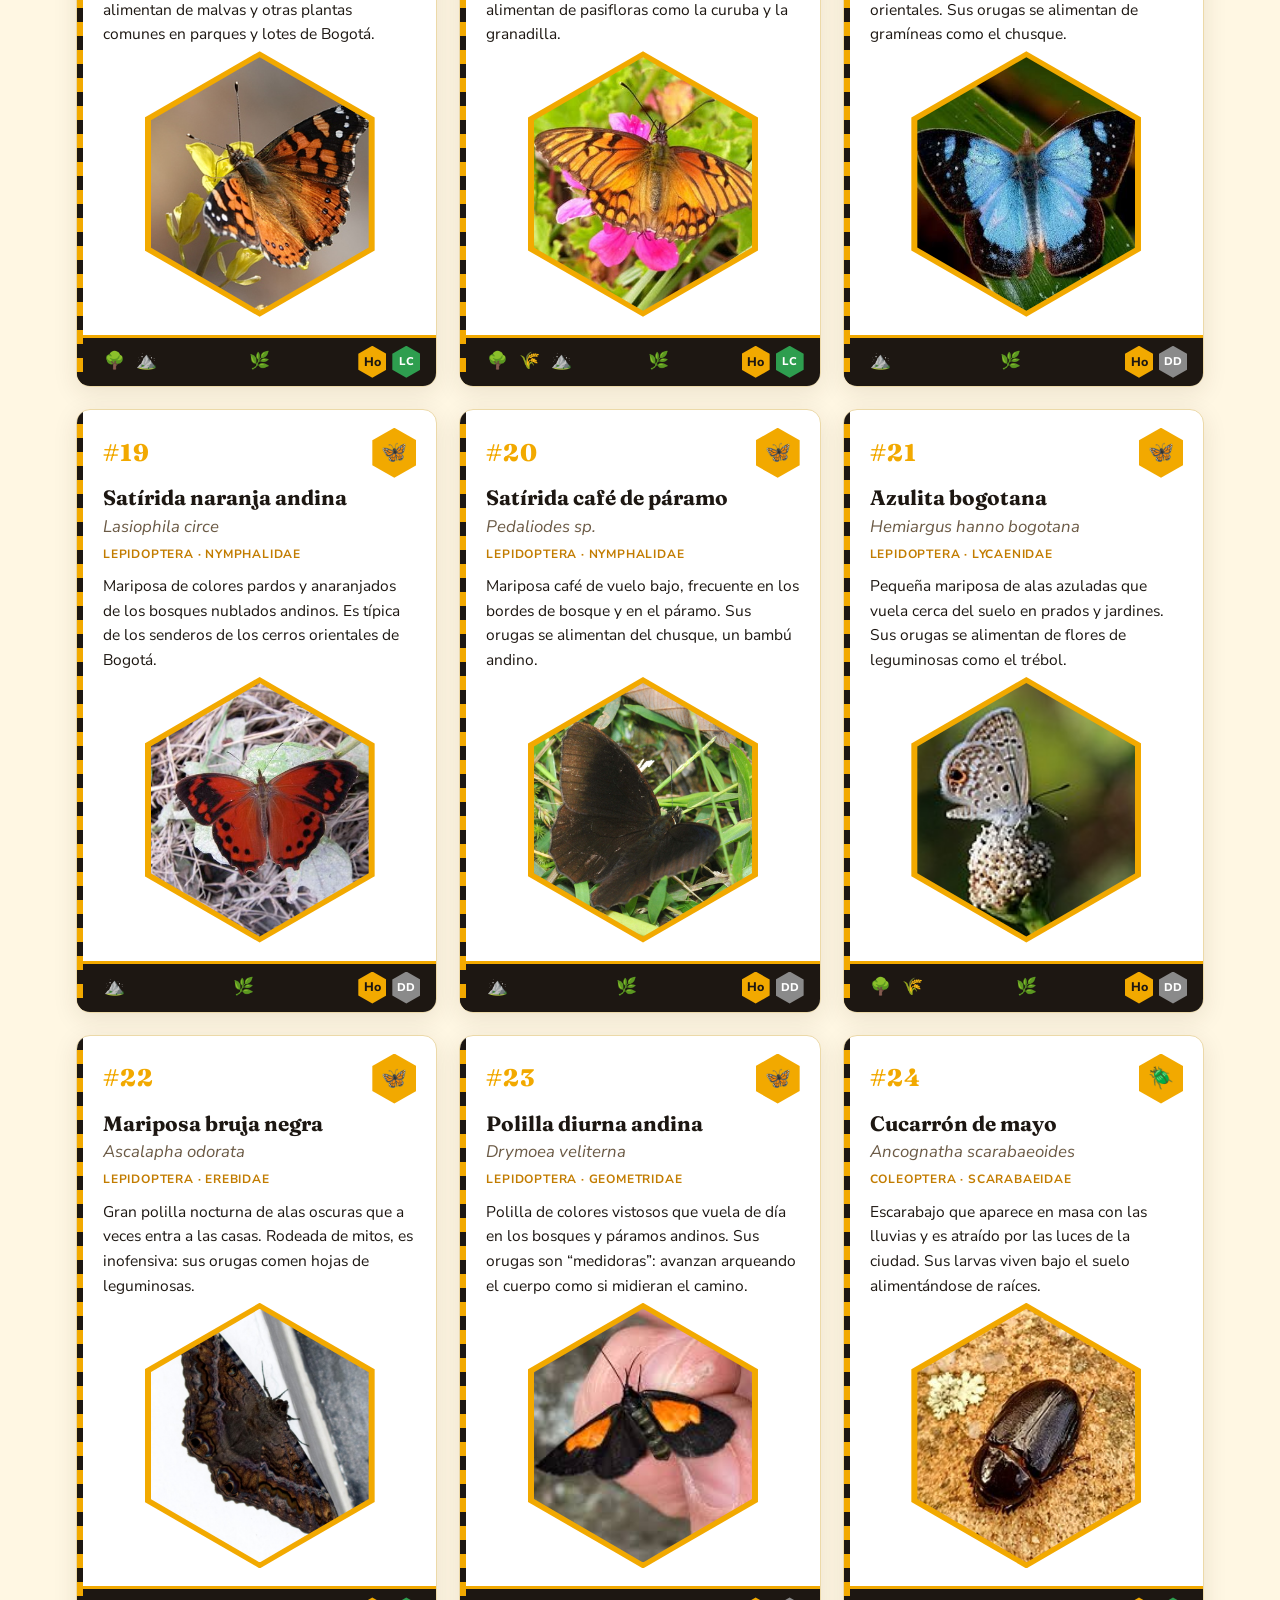
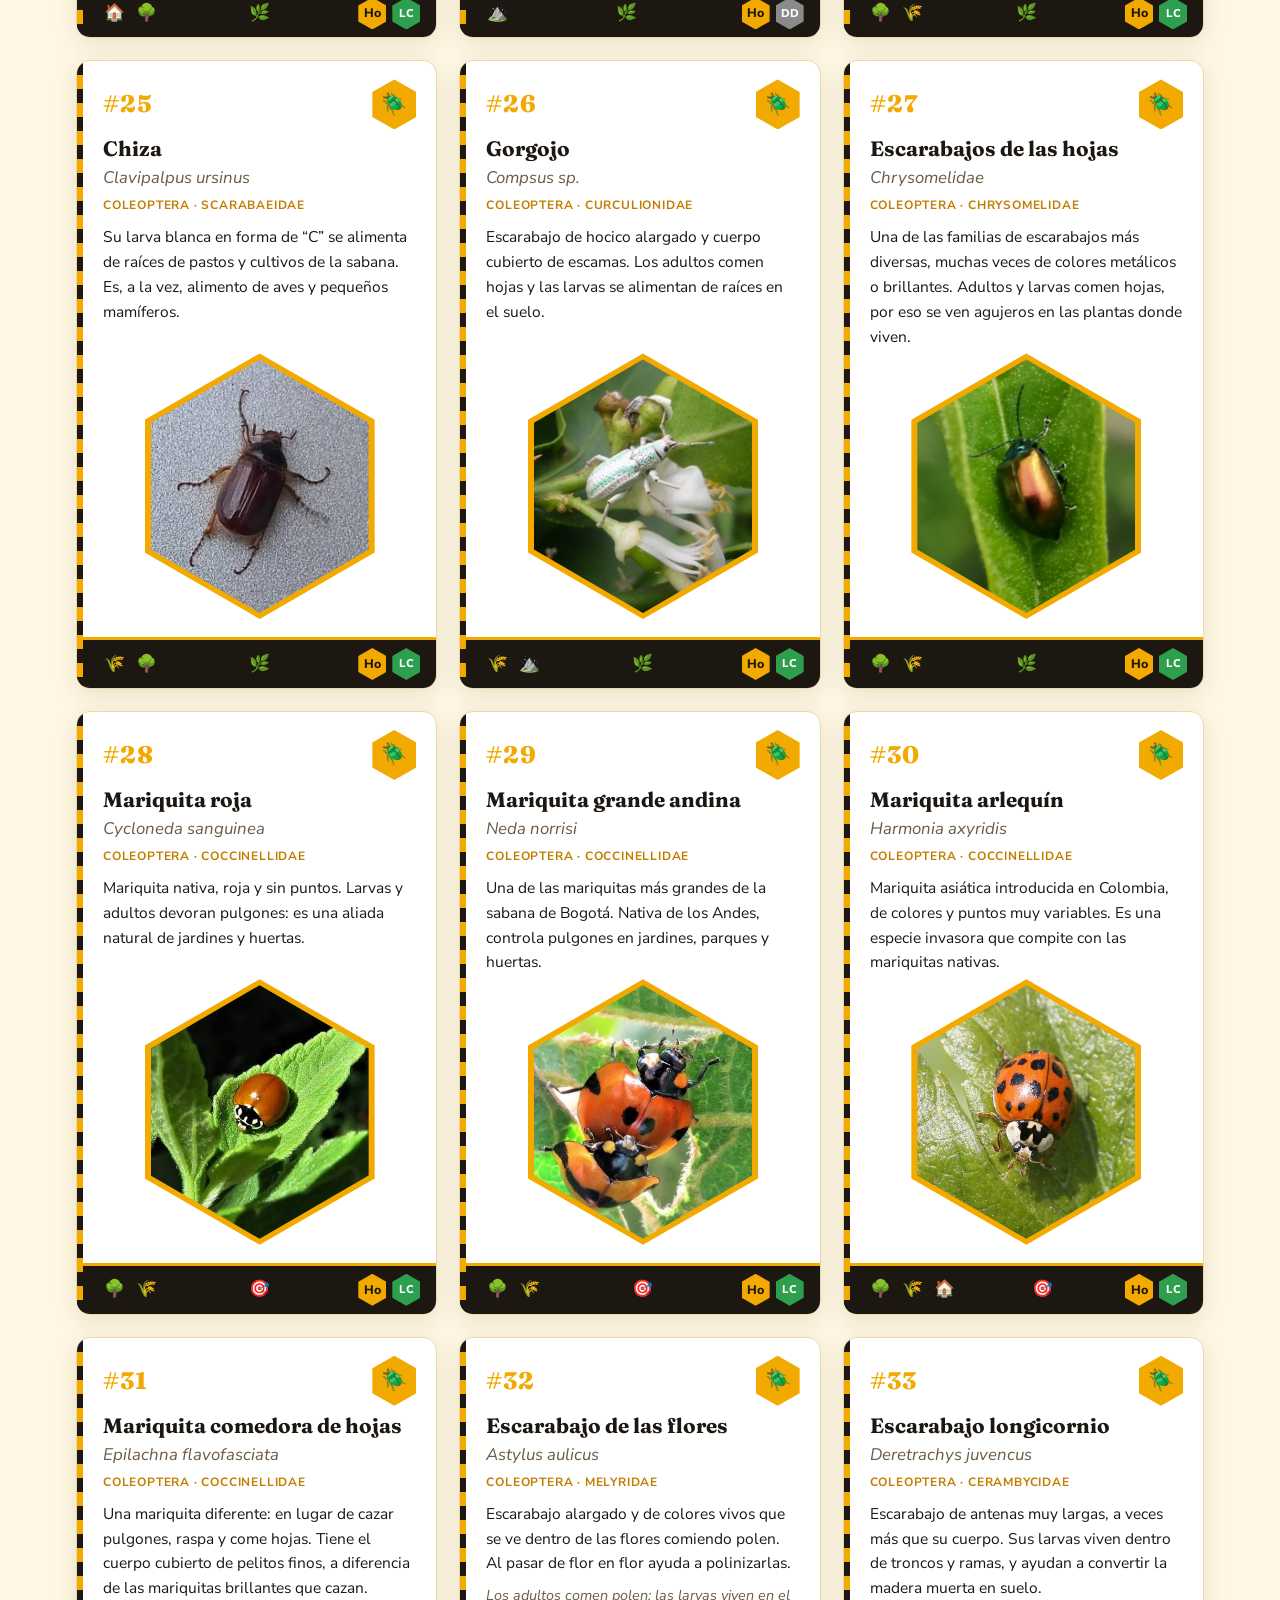
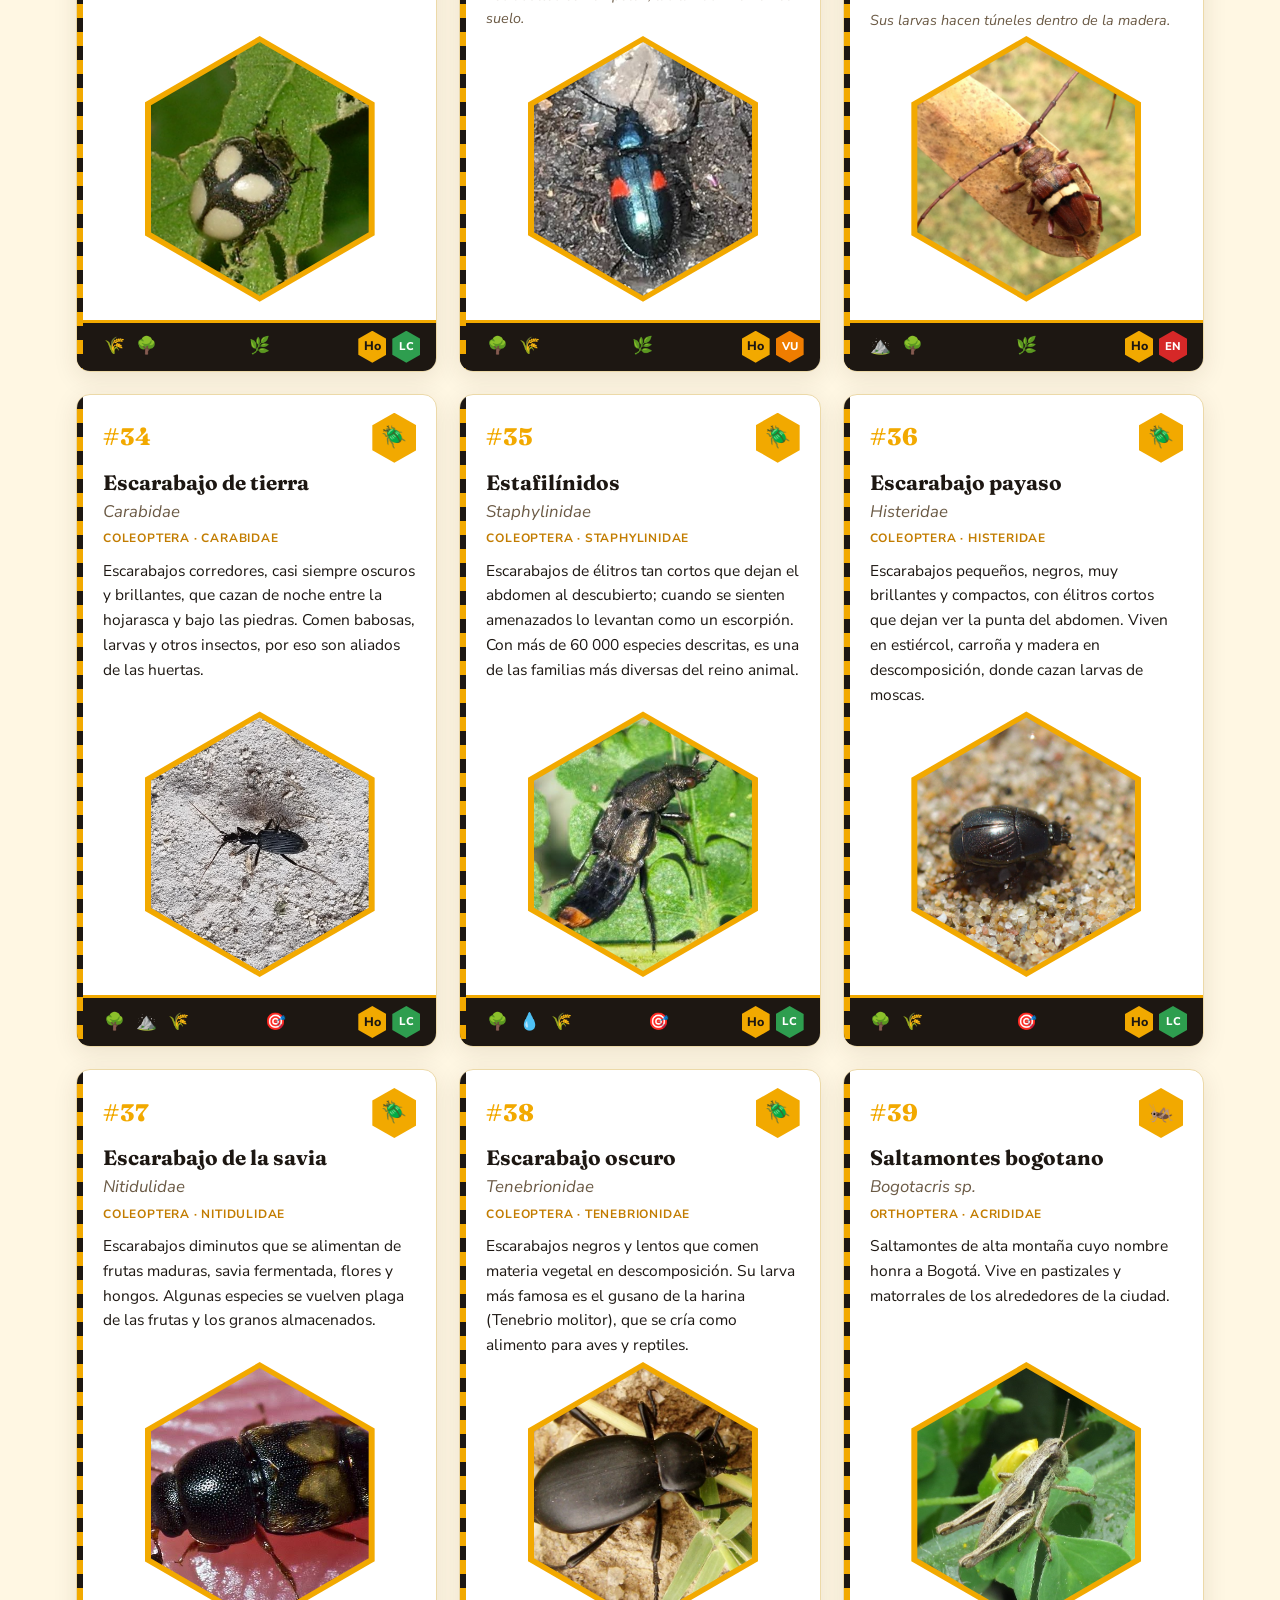
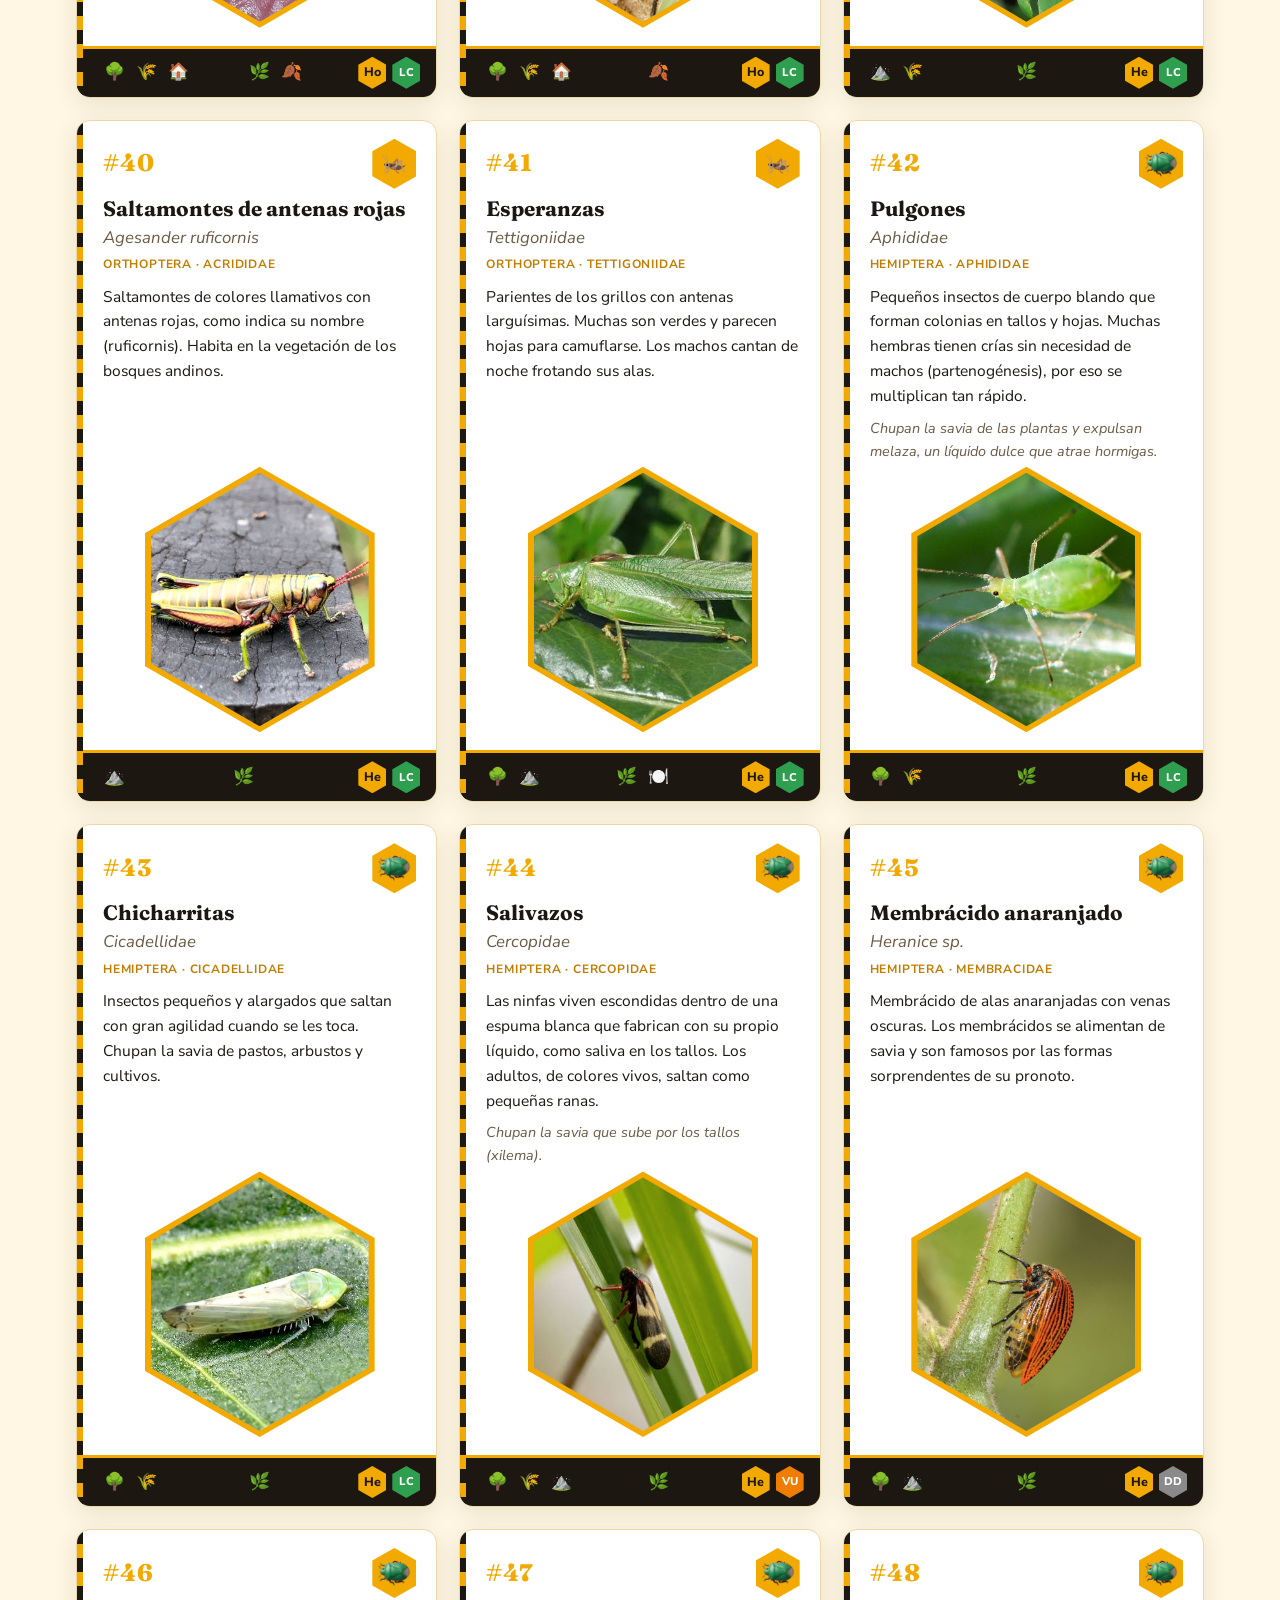
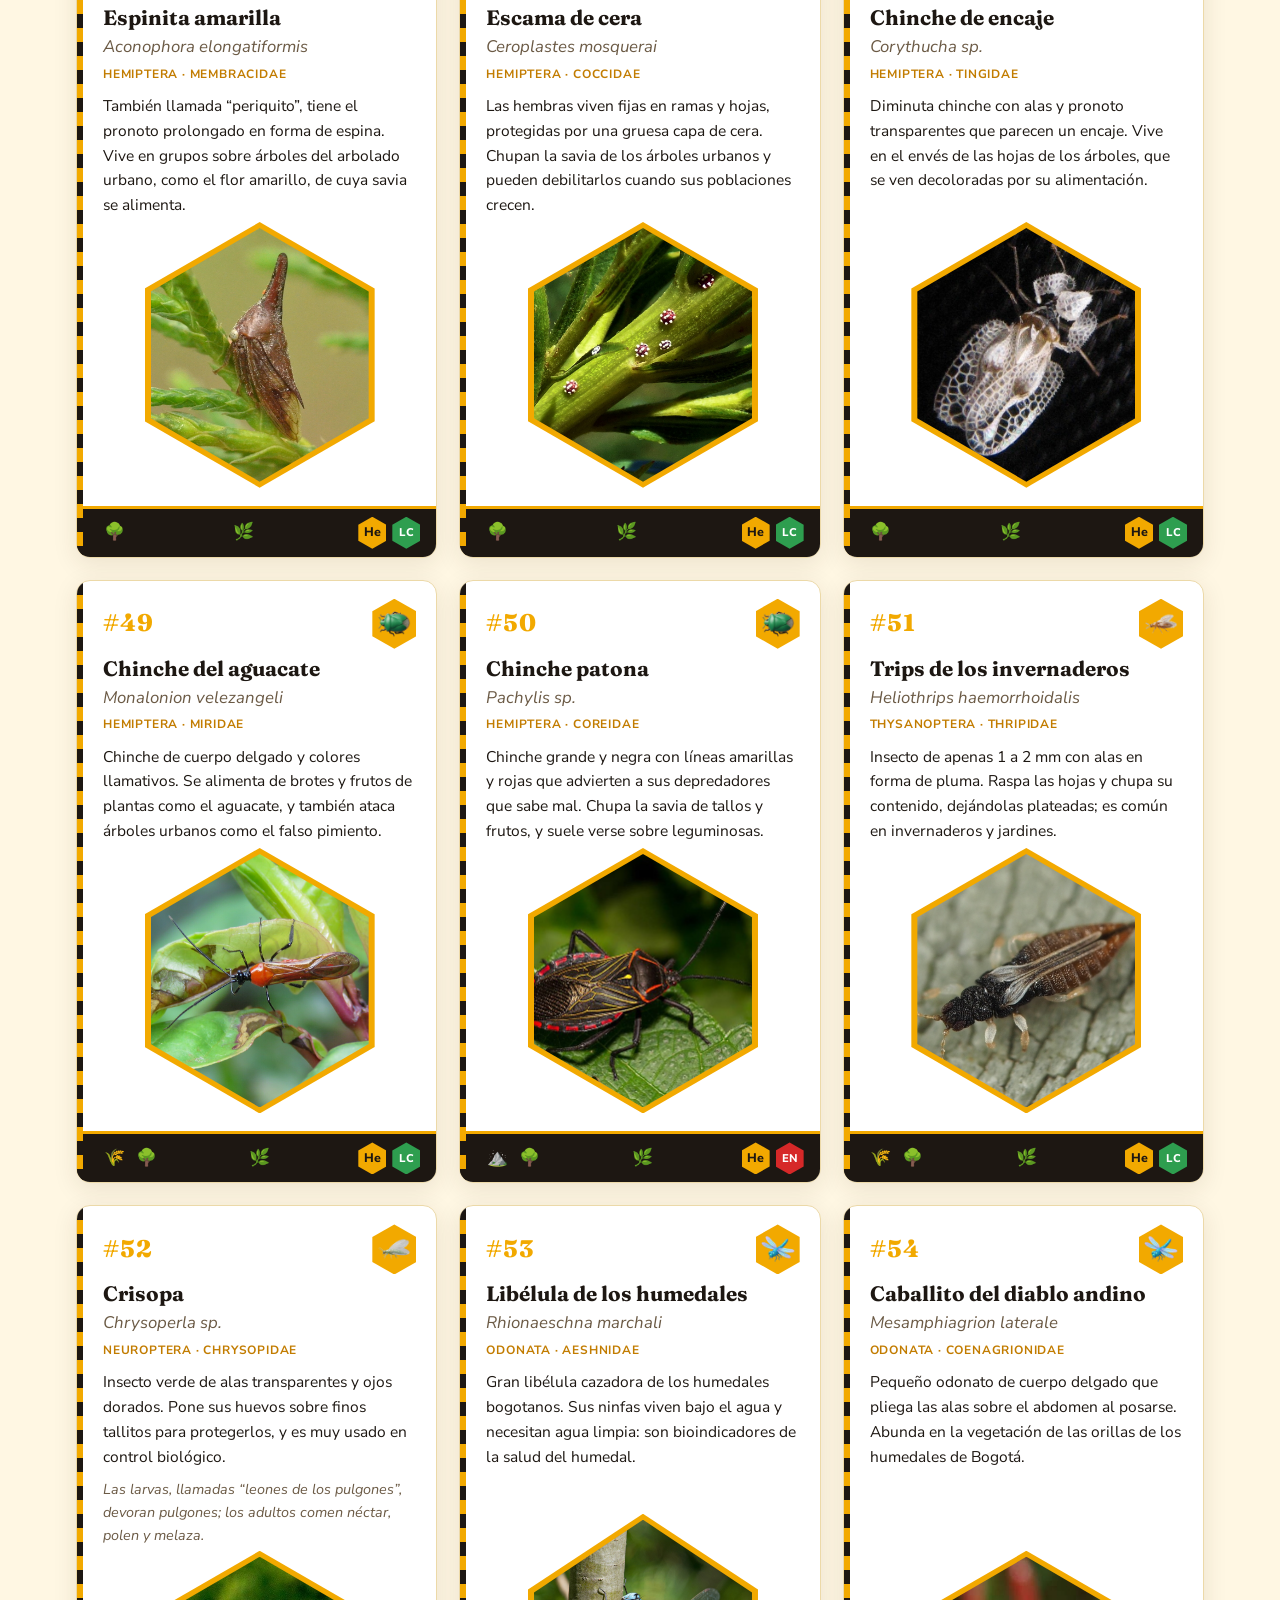
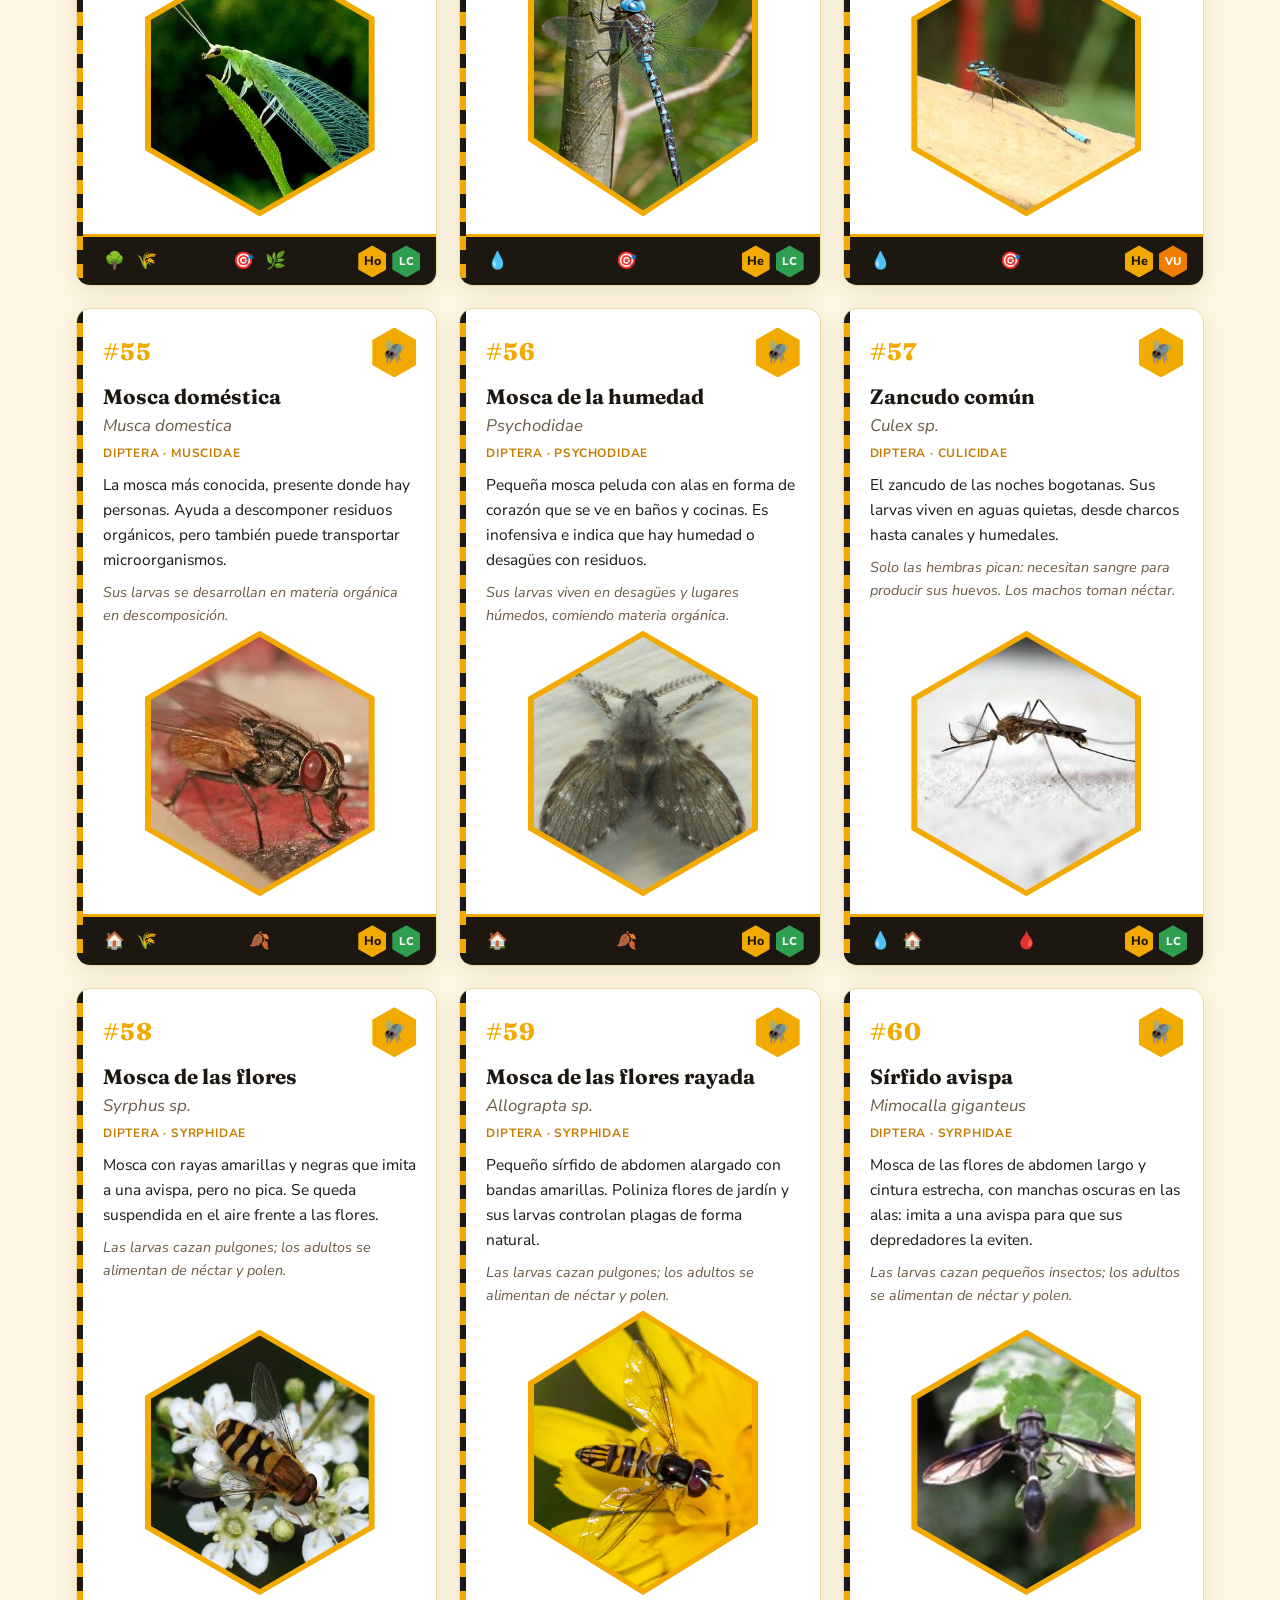
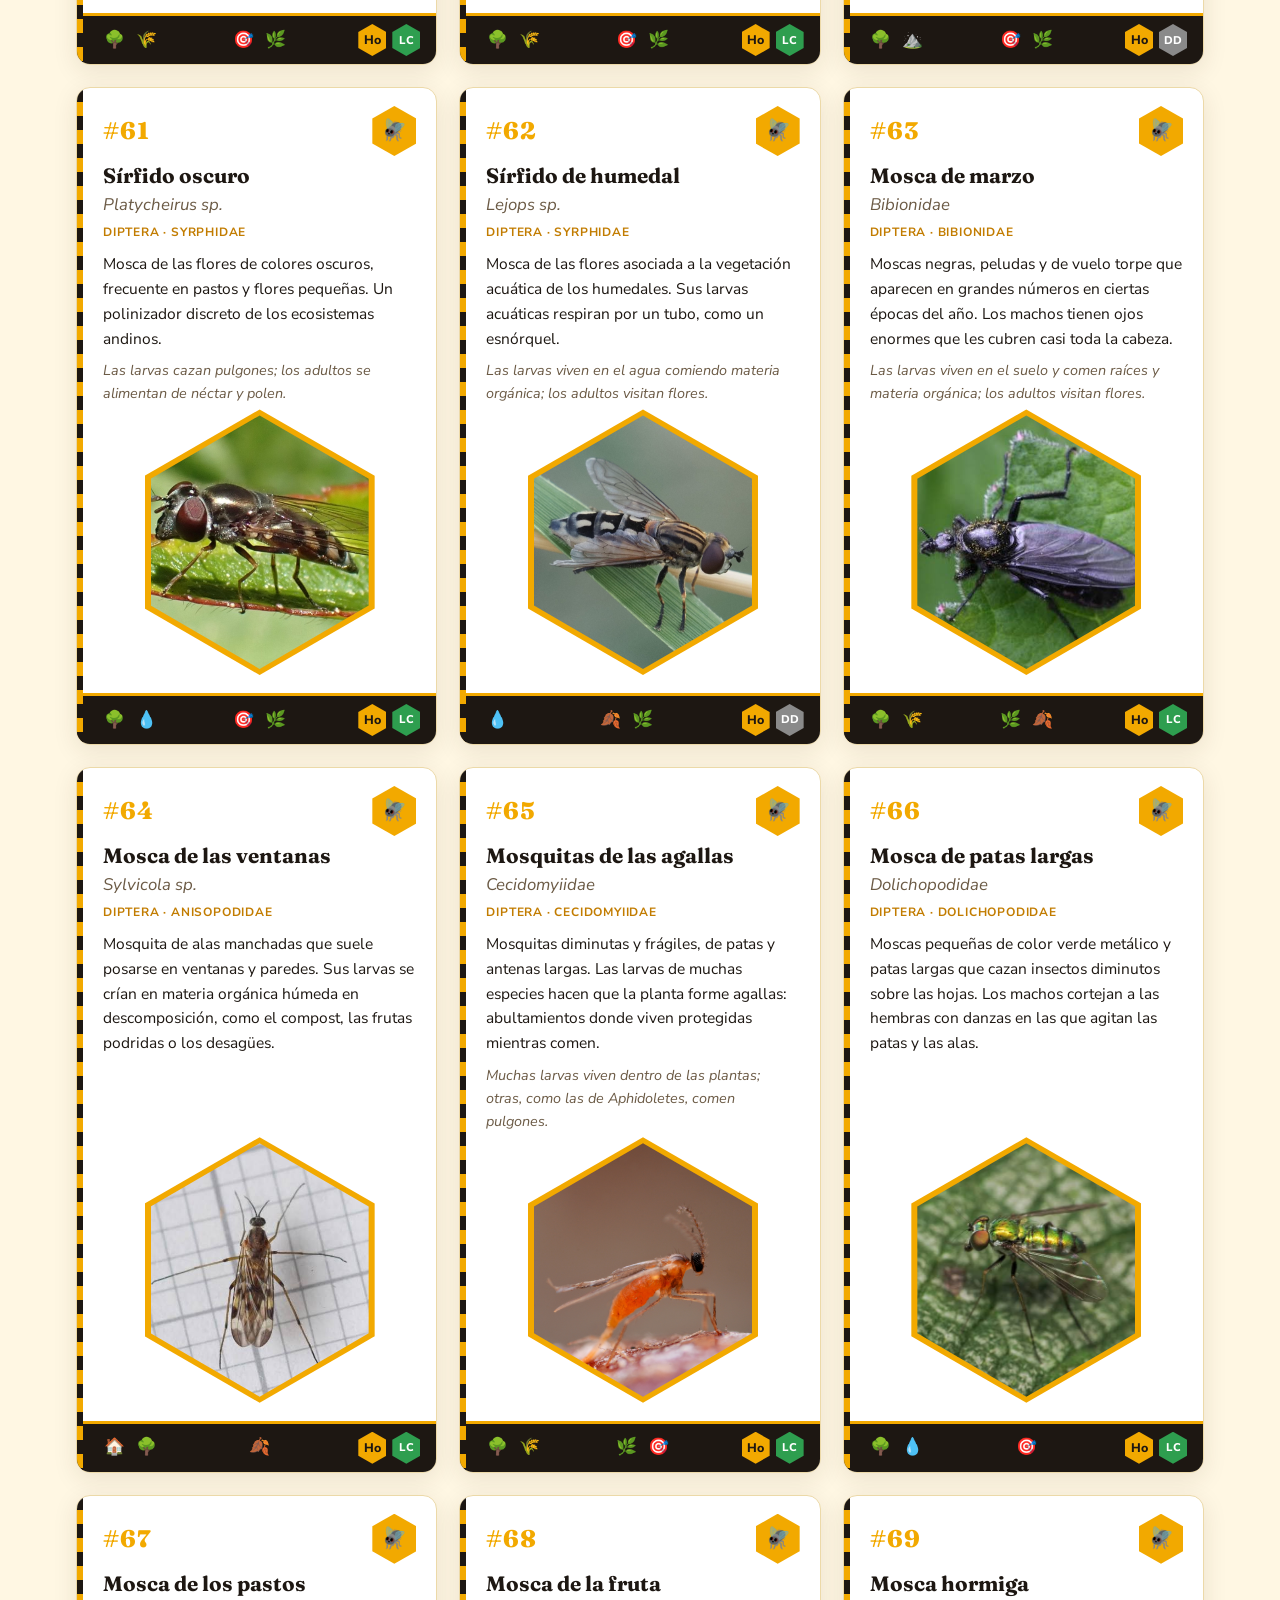
<file: web/entomofauna.html>
<!doctype html>
<html lang="es-CO">
<head>
  <meta charset="utf-8">
  <meta name="viewport" content="width=device-width, initial-scale=1">
  <title>Entomofauna bogotana: insectos de Bogotá con fotos · La Colmena</title>
  <meta name="description" content="Álbum de insectos de Bogotá: abejorros, mariposas, escarabajos, libélulas, moscas y más. Fichas con fotografía, hábitat, alimentación, metamorfosis y estado de conservación de más de 50 especies de la sabana, los humedales y los cerros orientales.">
  <meta name="keywords" content="insectos de Bogotá, entomofauna bogotana, mariposas de Bogotá, abejorros, Bombus atratus, humedales de Bogotá, cerros orientales, entomología Colombia, metamorfosis, educación ambiental">
  <meta name="author" content="Nicolás Ayala Tovar">
  <meta name="robots" content="index, follow, max-image-preview:large">
  <link rel="canonical" href="https://lacolmena.site/entomofauna.html">

  <!-- Vista previa al compartir en redes -->
  <meta property="og:type" content="website">
  <meta property="og:site_name" content="La Colmena">
  <meta property="og:locale" content="es_CO">
  <meta property="og:title" content="Entomofauna bogotana: el álbum de los insectos de Bogotá">
  <meta property="og:description" content="Más de 50 especies de insectos de Bogotá con fotografía, hábitat, alimentación y metamorfosis.">
  <meta property="og:url" content="https://lacolmena.site/entomofauna.html">
  <meta property="og:image" content="https://lacolmena.site/img/Bombus%20atratus.jpeg">
  <meta property="og:image:alt" content="Abejorro común (Bombus atratus) sobre una flor">
  <meta name="twitter:card" content="summary_large_image">

  <link rel="preconnect" href="https://fonts.googleapis.com">
  <link rel="preconnect" href="https://fonts.gstatic.com" crossorigin>
  <link href="https://fonts.googleapis.com/css2?family=Fraunces:opsz,wght@9..144,600;9..144,800&family=Nunito+Sans:wght@400;700;800&display=swap" rel="stylesheet">
  <link rel="stylesheet" href="css/styles.css">
  <link rel="icon" href="img/favicon-32.png" type="image/png" sizes="32x32">
  <link rel="apple-touch-icon" href="img/apple-touch-icon.png">

  <script type="application/ld+json">
  {
    "@context": "https://schema.org",
    "@type": "CollectionPage",
    "name": "Entomofauna bogotana",
    "description": "Álbum de insectos de Bogotá con fotografía, hábitat, alimentación y tipo de metamorfosis.",
    "url": "https://lacolmena.site/entomofauna.html",
    "inLanguage": "es-CO",
    "about": { "@type": "Thing", "name": "Insectos de Bogotá, Colombia" },
    "isPartOf": { "@type": "WebSite", "name": "La Colmena", "url": "https://lacolmena.site/" },
    "author": { "@type": "Person", "name": "Nicolás Ayala Tovar" },
    "breadcrumb": {
      "@type": "BreadcrumbList",
      "itemListElement": [
        { "@type": "ListItem", "position": 1, "name": "Inicio", "item": "https://lacolmena.site/" },
        { "@type": "ListItem", "position": 2, "name": "Entomofauna bogotana", "item": "https://lacolmena.site/entomofauna.html" }
      ]
    }
  }
  </script>
</head>
<body>
  <main>
    <section class="heroe heroe-mini panal-bg">
      <div class="wrap">
        <nav class="migas small" aria-label="Ruta de navegación"><a href="index.html">Inicio</a> › <span aria-current="page">Entomofauna bogotana</span></nav>
        <span class="etiqueta">La ciudad donde hay espacio para todos</span>
        <h1>Entomofauna bogotana</h1>
        <p class="lead">El álbum de los insectos de Bogotá. Parques, humedales, cerros orientales, cultivos y hasta nuestras casas están llenos de abejas, mariposas, escarabajos, chinches, libélulas y moscas. Colecciona las <span id="total-especies">76</span> láminas y descubre dónde viven, qué comen y cómo crecen.</p>
      </div>
    </section>

    <section class="leyenda-wrap" aria-labelledby="titulo-leyenda">
      <div class="wrap">
        <div class="leyenda-cabeza">
          <h2 id="titulo-leyenda">Leyenda</h2>
          <p class="small muted">Toca un símbolo para ver solo esas especies.</p>
        </div>
        <div class="leyenda" id="leyenda"></div>
        <p class="filtro-estado small" id="filtro-estado" role="status"></p>
      </div>
    </section>

    <section aria-label="Fichas de especies">
      <div class="wrap">
        <div class="album" id="especies"></div>
        <aside class="nota docentes" style="margin-top:28px" aria-labelledby="titulo-docentes">
          <h2 id="titulo-docentes">Para docentes</h2>
          <p>Usa cada lámina como punto de partida de una clase. Pide a tus estudiantes que busquen la especie en su barrio o colegio y registren sus observaciones en <a href="https://colombia.inaturalist.org/" target="_blank" rel="noopener">iNaturalist Colombia</a>.</p>
        </aside>
      </div>
    </section>

    <section class="referencias" aria-labelledby="titulo-referencias">
      <div class="wrap">
        <h2 id="titulo-referencias">Referencias</h2>
        <ul class="lista-referencias">
          <li>Alcaldía de Bogotá, Secretaría de Cultura, Recreación y Deporte, y Empresa de Acueducto y Alcantarillado de Bogotá. (2019). <em>Vecinos inesperados: Relatos de la fauna silvestre en Bogotá: Guía de campo</em> (A. Ospina, Redacción literaria). Alcaldía de Bogotá.</li>
          <li>Andrade Correa, M. G., &amp; Amat García, G. D. (2000). <em>Guía preliminar de insectos de Santafé de Bogotá y sus alrededores</em>. Departamento Técnico Administrativo del Medio Ambiente (DAMA) &amp; Alcaldía Mayor de Bogotá.</li>
          <li>Camero-R., E., Murcia-Betancourt, L. M., Zúñiga-Totena, M. A., &amp; García-Marín, S. (2022). Entomofauna del campus de la Universidad Nacional de Colombia, sede Bogotá: Parámetros descriptivos de su composición y su abundancia. <em>Revista Colombiana de Entomología, 48</em>(2), e11726. <a href="https://doi.org/10.25100/socolen.v48i2.11726" target="_blank" rel="noopener">https://doi.org/10.25100/socolen.v48i2.11726</a></li>
          <li>Jaramillo, J. (s.f.). <a href="https://es.scribd.com/document/830133663/Guia-de-Artropodos-Noroccidente-Sabana-Bogota" target="_blank" rel="noopener"><em>Guía de artrópodos de la zona nororiental de la Sabana de Bogotá</em></a>.</li>
          <li>Jardín Botánico de Bogotá José Celestino Mutis. <a href="https://jbb.gov.co/nosotros/publicaciones/insectos-del-arbolado-urbano-de-bogota/" target="_blank" rel="noopener"><em>Insectos del arbolado urbano de Bogotá</em></a>.</li>
          <li>Monroy Coy, S., &amp; Gómez Tobar, M. C. (2024). <a href="https://revistaelastrolabio.com/art2_23-1/" target="_blank" rel="noopener">Hormigas (Hymenoptera: Formicidae) del Gimnasio Campestre y sus alrededores (Bogotá, Colombia)</a>. <em>El Astrolabio, 23</em>(1).</li>
        </ul>
      </div>
    </section>
  </main>

  <script src="js/layout.js"></script>
  <script src="js/especies.js"></script>
  <script>
    (function () {
      const L = LEYENDA;
      const slug = s => s.toLowerCase().normalize("NFD").replace(/[̀-ͯ]/g, "").replace(/[^a-z0-9]+/g, "-").replace(/(^-|-$)/g, "");
      const icono = (emoji, texto) => `<span class="ico" title="${texto}" role="img" aria-label="${texto}">${emoji}</span>`;
      const hexCons = c => `<span class="ico ico-hex ico-cons" style="--c:${L.conservacion[c].color}" title="Estado de conservación: ${L.conservacion[c].nombre}" role="img" aria-label="Estado de conservación: ${L.conservacion[c].nombre}">${c}</span>`;
      const hexDes = d => `<span class="ico ico-hex" title="${L.desarrollo[d].nombre}: ${L.desarrollo[d].desc}" role="img" aria-label="${L.desarrollo[d].nombre}">${L.desarrollo[d].simbolo}</span>`;
      document.getElementById("total-especies").textContent = ESPECIES.length;

      // ---------- Leyenda (también funciona como filtro) ----------
      const ordenesPresentes = [...new Set(ESPECIES.map(e => e.orden))];
      const grupo = (titulo, tipo, items) => `
        <div class="leyenda-grupo">
          <h3>${titulo}</h3>
          <ul>${items.map(([clave, simbolo, nombre, desc, hex, color]) => `
            <li><button class="leyenda-item" data-tipo="${tipo}" data-clave="${clave}" aria-pressed="false" title="${desc || nombre}">
              <span class="ico${hex ? " ico-hex" : ""}${color ? " ico-cons" : ""}"${color ? ` style="--c:${color}"` : ""} aria-hidden="true">${simbolo}</span><span>${nombre}</span>
            </button></li>`).join("")}
          </ul>
        </div>`;
      // Tres columnas: Orden (la más larga) | Hábitat + Desarrollo | Alimentación + Conservación
      document.getElementById("leyenda").innerHTML =
        grupo("Orden", "orden", ordenesPresentes.map(o => [o, simboloOrden(o), o, L.ordenes[o].comun])) +
        `<div class="leyenda-col">` +
          grupo("Hábitat", "habitats", Object.entries(L.habitats).map(([k, v]) => [k, v.emoji, v.nombre])) +
          grupo("Desarrollo", "desarrollo", Object.entries(L.desarrollo).map(([k, v]) => [k, v.simbolo, v.nombre, v.desc, true])) +
        `</div><div class="leyenda-col">` +
          grupo("Alimentación", "dieta", Object.entries(L.dietas).map(([k, v]) => [k, v.emoji, v.nombre, v.desc])) +
          grupo("Estado de conservación", "conservacion", Object.entries(L.conservacion).map(([k, v]) => [k, k, v.nombre, v.desc, true, v.color])) +
        `</div>`;

      // ---------- Láminas del álbum ----------
      const contenedor = document.getElementById("especies");
      contenedor.innerHTML = ESPECIES.map((e, i) => {
        const o = L.ordenes[e.orden];
        const num = String(i + 1).padStart(2, "0");
        return `
        <article class="tarjeta lamina" id="${slug(e.cientifico)}" data-i="${i}" itemscope itemtype="https://schema.org/Taxon">
          <header class="lamina-cabeza">
            <span class="lamina-num" aria-label="Lámina ${num}">#${num}</span>
            <span class="hex-icon lamina-orden" title="${e.orden} (${o.comun})" role="img" aria-label="Orden ${e.orden}">${simboloOrden(e.orden)}</span>
          </header>
          <h2 class="lamina-nombre" itemprop="alternateName">${e.nombre}</h2>
          <p class="nombre-cientifico" itemprop="name">${e.cientifico}</p>
          <p class="lamina-taxo small"><span itemprop="parentTaxon">${e.orden}</span> · ${e.familia}</p>
          <p class="lamina-desc" itemprop="description">${e.descripcion}</p>
          ${e.dietaNota ? `<p class="small muted lamina-nota">${e.dietaNota}</p>` : ""}
          <figure class="foto-especie">
            <img src="${encodeURI(e.foto)}" alt="Fotografía de ${e.nombre} (${e.cientifico}), insecto de Bogotá" loading="${i < 3 ? "eager" : "lazy"}" decoding="async" itemprop="image">
          </figure>
          <footer class="lamina-iconos">
            <div><span class="sr-only">Hábitat:</span>${e.habitats.map(h => icono(L.habitats[h].emoji, L.habitats[h].nombre)).join("")}</div>
            <div><span class="sr-only">Alimentación:</span>${e.dieta.map(d => icono(L.dietas[d].emoji, L.dietas[d].nombre)).join("")}</div>
            <div><span class="sr-only">Desarrollo:</span>${hexDes(e.desarrollo)}${hexCons(e.conservacion)}</div>
          </footer>
        </article>`;
      }).join("");

      // ---------- Filtro ----------
      const estado = document.getElementById("filtro-estado");
      let activo = null;
      function filtrar(tipo, clave) {
        activo = activo && activo.tipo === tipo && activo.clave === clave ? null : { tipo, clave };
        let visibles = 0;
        contenedor.querySelectorAll(".lamina").forEach(card => {
          const e = ESPECIES[card.dataset.i];
          const v = !activo || [].concat(e[activo.tipo]).includes(activo.clave);
          card.hidden = !v; if (v) visibles++;
        });
        document.querySelectorAll(".leyenda-item").forEach(b =>
          b.setAttribute("aria-pressed", !!activo && b.dataset.tipo === activo.tipo && b.dataset.clave === activo.clave));
        estado.innerHTML = activo
          ? `Mostrando ${visibles} de ${ESPECIES.length} especies. <button class="limpiar" type="button">Ver todas</button>`
          : "";
      }
      document.getElementById("leyenda").addEventListener("click", ev => {
        const b = ev.target.closest(".leyenda-item"); if (b) filtrar(b.dataset.tipo, b.dataset.clave);
      });
      estado.addEventListener("click", ev => { if (ev.target.matches(".limpiar")) filtrar(activo.tipo, activo.clave); });

      // ---------- Datos estructurados (lista de especies) ----------
      const ld = document.createElement("script");
      ld.type = "application/ld+json";
      ld.textContent = JSON.stringify({
        "@context": "https://schema.org", "@type": "ItemList", "name": "Insectos de Bogotá",
        "numberOfItems": ESPECIES.length,
        "itemListElement": ESPECIES.map((e, i) => ({
          "@type": "ListItem", "position": i + 1,
          "url": "https://lacolmena.site/entomofauna.html#" + slug(e.cientifico),
          "item": { "@type": "Taxon", "name": e.cientifico, "alternateName": e.nombre, "taxonRank": e.cientifico.endsWith("sp.") ? "genus" : /idae$/.test(e.cientifico) ? "family" : "species",
                    "description": e.descripcion, "image": "https://lacolmena.site/" + encodeURI(e.foto) }
        }))
      });
      document.head.appendChild(ld);

      // Si se llega con #especie, resaltar la lámina
      if (location.hash) document.querySelector(location.hash)?.classList.add("resaltada");
    })();
  </script>
</body>
</html>
</file>
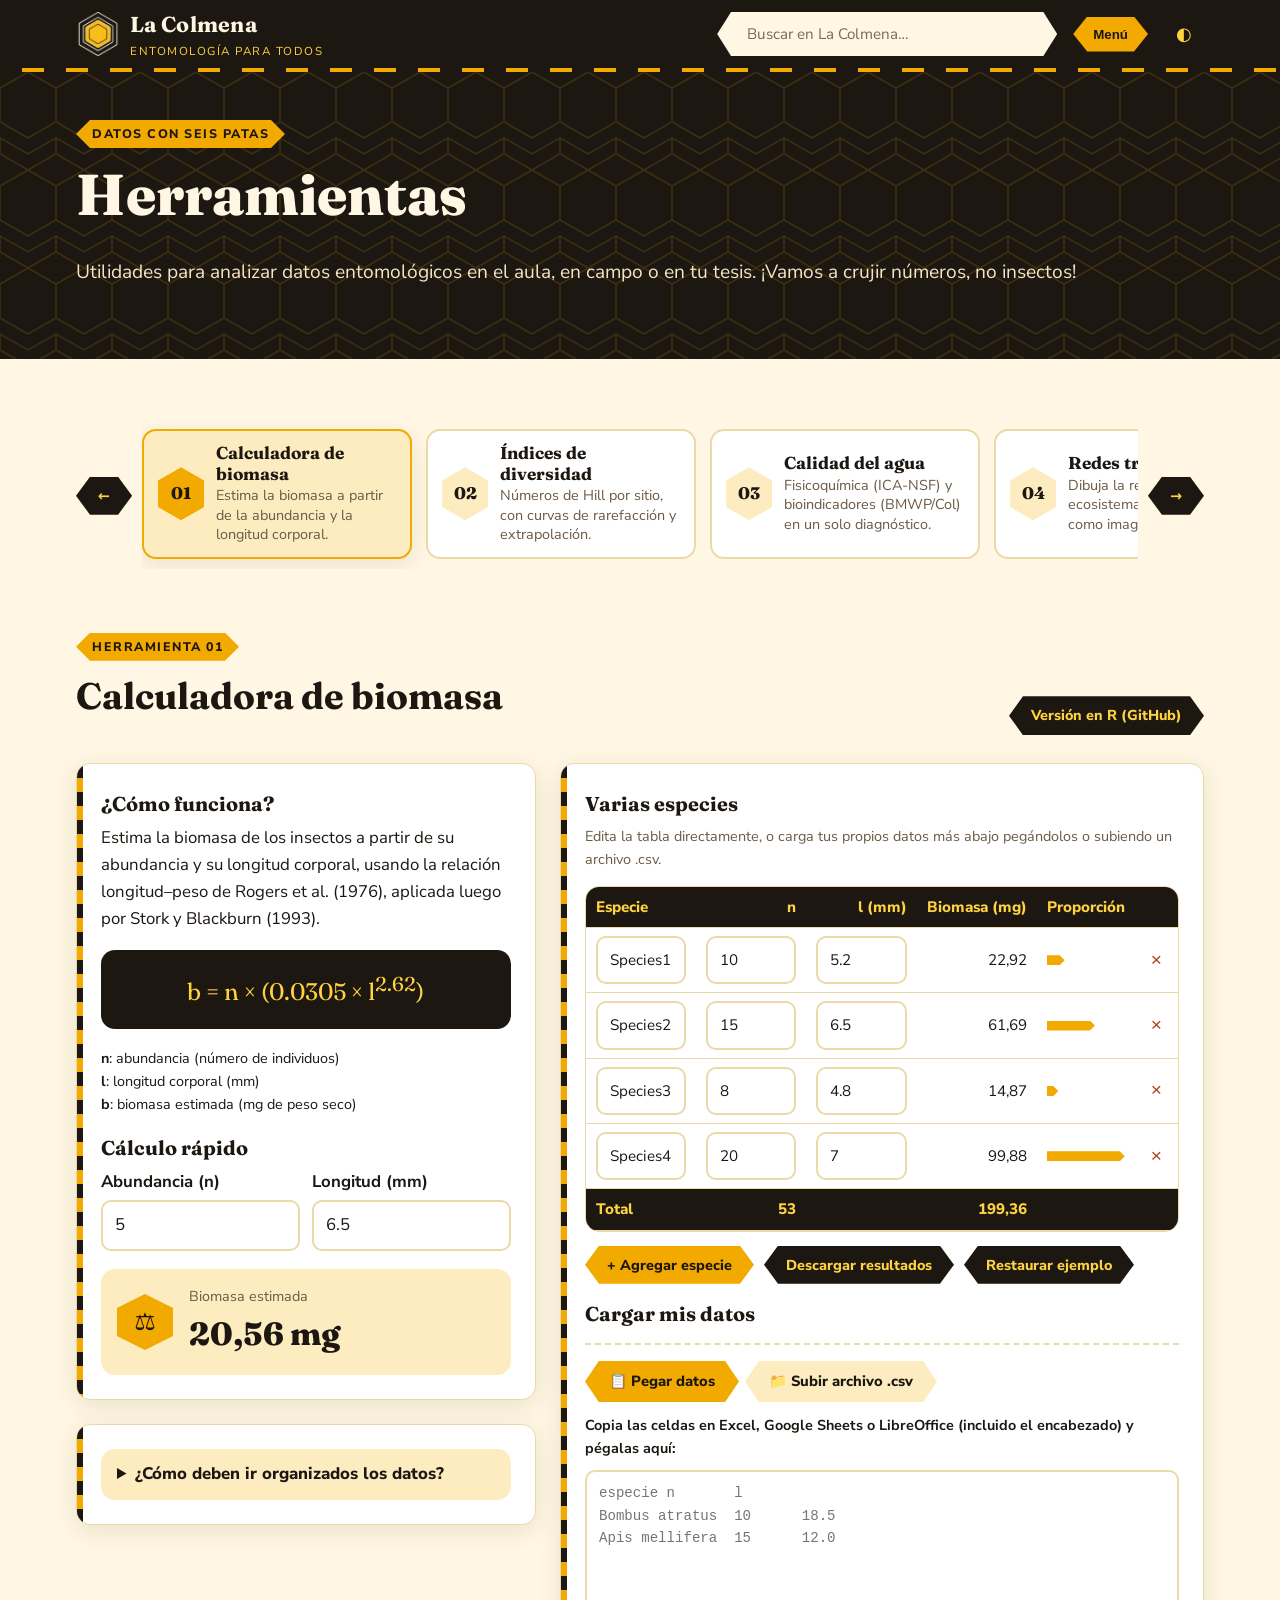
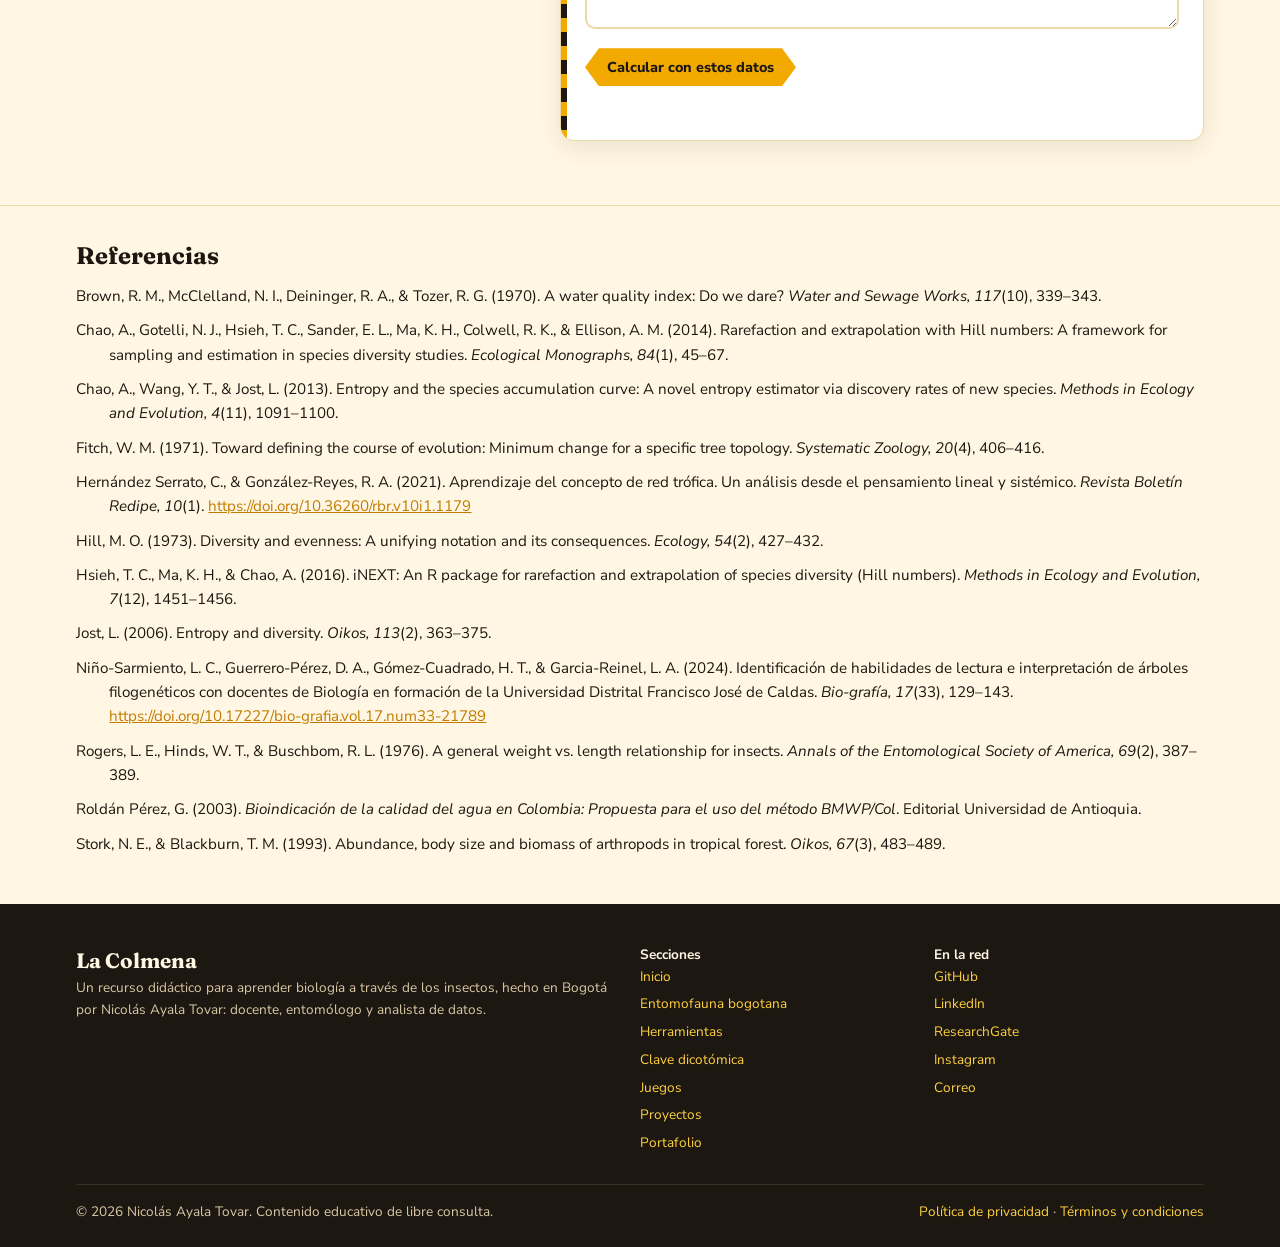
<file: web/herramientas.html>
<!doctype html>
<html lang="es">
<head>
  <meta charset="utf-8">
  <meta name="viewport" content="width=device-width, initial-scale=1">
  <title>Herramientas · La Colmena</title>
  <meta name="description" content="Calculadora de biomasa de insectos (Rogers et al., 1976) y otras herramientas para datos entomológicos.">
  <link rel="preconnect" href="https://fonts.googleapis.com">
  <link rel="preconnect" href="https://fonts.gstatic.com" crossorigin>
  <link href="https://fonts.googleapis.com/css2?family=Fraunces:opsz,wght@9..144,600;9..144,800&family=Nunito+Sans:wght@400;700;800&display=swap" rel="stylesheet">
  <link rel="stylesheet" href="css/styles.css">
  <link rel="icon" href="img/favicon-32.png" type="image/png" sizes="32x32">
  <link rel="apple-touch-icon" href="img/apple-touch-icon.png">
</head>
<body>
  <main>
    <section class="heroe heroe-mini panal-bg">
      <div class="wrap">
        <span class="etiqueta">Datos con seis patas</span>
        <h1>Herramientas</h1>
        <p class="lead">Utilidades para analizar datos entomológicos en el aula, en campo o en tu tesis. ¡Vamos a crujir números, no insectos!</p>
      </div>
    </section>

    <div class="selector" aria-label="Elige una herramienta">
    <section class="selector-zona" aria-label="Herramientas disponibles">
      <div class="wrap"><div class="selector-barra"></div></div>
    </section>

    <section id="biomasa" class="selector-panel" data-sel-titulo="Calculadora de biomasa" data-sel-resumen="Estima la biomasa a partir de la abundancia y la longitud corporal.">
      <div class="wrap">
        <div class="titulo-seccion">
          <div>
            <span class="etiqueta">Herramienta 01</span>
            <h2>Calculadora de biomasa</h2>
          </div>
          <a class="btn oscuro chico" href="https://github.com/NicolasAyalaTovar/R-BiomassCalculator" target="_blank" rel="noopener">Versión en R (GitHub)</a>
        </div>

        <div class="calc">
          <div class="calc-col">
          <div class="tarjeta">
            <h3>¿Cómo funciona?</h3>
            <p>Estima la biomasa de los insectos a partir de su abundancia y su longitud corporal, usando la relación longitud–peso de Rogers et al. (1976), aplicada luego por Stork y Blackburn (1993).</p>
            <div class="formula">b = n × (0.0305 × l<sup>2.62</sup>)</div>
            <p class="small"><strong>n</strong>: abundancia (número de individuos)<br>
              <strong>l</strong>: longitud corporal (mm)<br>
              <strong>b</strong>: biomasa estimada (mg de peso seco)</p>

            <h3 style="margin-top:20px">Cálculo rápido</h3>
            <div class="campos">
              <div><label for="n1">Abundancia (n)</label><input id="n1" type="number" min="0" step="1" value="5"></div>
              <div><label for="l1">Longitud (mm)</label><input id="l1" type="number" min="0" step="0.1" value="6.5"></div>
            </div>
            <div class="resultado" aria-live="polite">
              <div class="hex-icon">⚖️</div>
              <div><div class="small muted">Biomasa estimada</div><div class="valor" id="r1">—</div></div>
            </div>
          </div>
          <div class="tarjeta" id="guia-biomasa"></div>
          </div>

          <div class="tarjeta">
            <h3>Varias especies</h3>
            <p class="small muted">Edita la tabla directamente, o carga tus propios datos más abajo pegándolos o subiendo un archivo .csv.</p>
            <div class="tabla-wrap">
              <table>
                <thead><tr><th>Especie</th><th class="num">n</th><th class="num">l (mm)</th><th class="num">Biomasa (mg)</th><th>Proporción</th><th><span class="sr-only">Quitar</span></th></tr></thead>
                <tbody id="filas"></tbody>
                <tfoot><tr><th>Total</th><th class="num" id="totN"></th><th></th><th class="num" id="totB"></th><th colspan="2"></th></tr></tfoot>
              </table>
            </div>
            <div class="acciones-tabla">
              <button class="btn chico" id="agregar">+ Agregar especie</button>
              <button class="btn chico oscuro" id="descargar">Descargar resultados</button>
              <button class="btn chico oscuro" id="ejemplo">Restaurar ejemplo</button>
            </div>
            <h3 style="margin-top:18px">Cargar mis datos</h3>
            <div id="importar-biomasa"></div>
          </div>
        </div>

      </div>
    </section>

    <section id="diversidad" class="selector-panel" data-sel-titulo="Índices de diversidad" data-sel-resumen="Números de Hill por sitio, con curvas de rarefacción y extrapolación.">
      <div class="wrap">
        <div class="titulo-seccion titulo-ancho">
          <div>
            <span class="etiqueta">Herramienta 02</span>
            <h2>Índices de diversidad: números de Hill</h2>
          </div>
          <p class="muted">Los números de Hill expresan la diversidad como un <strong>número efectivo de especies</strong>: cuántas especies igualmente abundantes harían falta para obtener esa misma diversidad. Así, todos se miden en “especies” y se pueden comparar entre sí.</p>
        </div>

        <div class="tarjeta">
          <div class="formula"><sup>q</sup>D =( Σ p<sub>i</sub><sup>q</sup> )<sup>1/(1−q)</sup></div>
          <p class="small muted" style="text-align:center;margin-top:-8px"><em>p<sub>i</sub></em> = abundancia de la especie <em>i</em> / abundancia total del sitio. El orden <em>q</em> define cuánto peso se da a las especies comunes.</p>
          <div class="hill-q">
            <div><div class="q">q = 0 · Riqueza</div><div class="f">⁰D = S</div><p class="small" style="margin:0">Cuenta todas las especies por igual, sin importar su abundancia. Muy sensible a las especies raras.</p></div>
            <div><div class="q">q = 1 · Shannon</div><div class="f">¹D = exp(H′),&nbsp; H′ = −Σ p<sub>i</sub> ln p<sub>i</sub></div><p class="small" style="margin:0">Exponencial de la entropía de Shannon. Pondera cada especie según su abundancia: el número de especies “comunes”.</p></div>
            <div><div class="q">q = 2 · Simpson</div><div class="f">²D = 1 / Σ p<sub>i</sub>²</div><p class="small" style="margin:0">Inverso del índice de Simpson. Da más peso a las especies dominantes: el número de especies “muy abundantes”.</p></div>
          </div>
          <p class="nota small">🐝 Siempre se cumple ⁰D ≥ ¹D ≥ ²D. Cuanto más rápido cae la diversidad al aumentar <em>q</em>, más desigual (dominada por pocas especies) es la comunidad. Si los tres valores son iguales, todas las especies tienen la misma abundancia.</p>

          <h3 style="margin-top:22px">Resultados por sitio</h3>
          <div class="tabla-wrap">
            <table>
              <thead><tr>
                <th>Sitio</th><th class="num">Individuos (N)</th>
                <th class="num">⁰D Riqueza</th><th class="num">¹D exp(H′)</th><th class="num">²D 1/Simpson</th>
                <th class="num">H′</th><th class="num">Σp²</th>
              </tr></thead>
              <tbody id="hill-filas"></tbody>
            </table>
          </div>
          <p class="small muted" id="hill-resumen" style="margin-top:8px"></p>
          <div class="acciones-tabla">
            <button class="btn chico oscuro" id="hill-descargar">Descargar resultados</button>
          </div>

          <h3 style="margin-top:18px">Cargar mis datos</h3>
          <div id="importar-hill"></div>
        </div>

        <div class="tarjeta" id="rarefaccion-extrapolacion" style="margin-top:24px">
          <h3>Curvas de rarefacción y extrapolación</h3>
          <p>Un sitio muestreado con más esfuerzo casi siempre tiene más especies, así que comparar los valores observados puede engañar. Las curvas de <strong>rarefacción</strong> estiman cuántas especies (o cuánta diversidad) habrías encontrado con <strong>menos</strong> individuos, y la <strong>extrapolación</strong> estima cuántas encontrarías con <strong>más</strong>, hasta el doble de la muestra. Así todos los sitios se comparan con el mismo esfuerzo (Chao et al., 2014).</p>
          <div class="hill-q">
            <div><div class="q">Rarefacción</div><div class="f">⁰D(m) = Σ [1 − C(n−X<sub>i</sub>, m) / C(n, m)]</div><p class="small" style="margin:0">Número esperado de especies en una submuestra de <em>m</em> individuos tomada al azar de los <em>n</em> observados. <em>X<sub>i</sub></em> es la abundancia de la especie <em>i</em>.</p></div>
            <div><div class="q">Extrapolación</div><div class="f">⁰D(n+m*) = S + f̂<sub>0</sub> [1 − (1 − f<sub>1</sub> / (n f̂<sub>0</sub> + f<sub>1</sub>))<sup>m*</sup>]</div><p class="small" style="margin:0">Usa los <em>singletons</em> (f<sub>1</sub>, especies con un individuo) y <em>doubletons</em> (f<sub>2</sub>) para estimar las especies que faltan, f̂<sub>0</sub> = f<sub>1</sub>² / 2f<sub>2</sub> (Chao1).</p></div>
            <div><div class="q">Cobertura</div><div class="f">Ĉ = 1 − (f<sub>1</sub>/n) · (n−1)f<sub>1</sub> / [(n−1)f<sub>1</sub> + 2f<sub>2</sub>]</div><p class="small" style="margin:0">Proporción de la comunidad que pertenece a especies ya registradas. Indica qué tan completo quedó el muestreo.</p></div>
          </div>
          <p class="small muted">Las curvas se calculan con los mismos datos de la tabla de arriba: si cargas tu archivo, se actualizan solas. Las fórmulas para q = 1 y q = 2 siguen a Chao et al. (2014), con el estimador de Shannon de Chao et al. (2013).</p>
          <div id="rarefaccion"></div>
          <p class="nota small">Esta herramienta no calcula intervalos de confianza. Para publicar, usa el paquete iNEXT de R (Hsieh et al., 2016), que los obtiene por <em>bootstrap</em>; con los mismos datos, sus curvas centrales deben coincidir con estas.</p>
        </div>
      </div>
    </section>

    <section id="agua" class="selector-panel" data-sel-titulo="Calidad del agua" data-sel-resumen="Fisicoquímica (ICA-NSF) y bioindicadores (BMWP/Col) en un solo diagnóstico.">
      <div class="wrap">
        <div class="titulo-seccion titulo-ancho">
          <div>
            <span class="etiqueta">Herramienta 03</span>
            <h2>Calidad del agua: química y bioindicadores</h2>
          </div>
          <p class="muted">Combina dos miradas sobre una quebrada, un humedal o un río: lo que miden los kits del laboratorio escolar y lo que cuentan los insectos y otros macroinvertebrados que viven en el agua.</p>
        </div>
        <div class="hill-q">
          <div><div class="q">ICA-NSF</div><div class="f">ICA = Σ w<sub>i</sub> · Q<sub>i</sub></div><p class="small" style="margin:0">Índice de Calidad del Agua de la National Sanitation Foundation (Brown et al., 1970). Cada parámetro se convierte en un subíndice <em>Q</em> de 0 a 100 y se pondera con su peso <em>w</em>.</p></div>
          <div><div class="q">BMWP/Col</div><div class="f">BMWP = Σ puntajes de las familias</div><p class="small" style="margin:0">Índice biológico adaptado a Colombia por Roldán (2003). Cada familia de macroinvertebrados tiene un puntaje de 1 (tolerante) a 10 (sensible a la contaminación).</p></div>
          <div><div class="q">ASPT</div><div class="f">ASPT = BMWP / n.º de familias</div><p class="small" style="margin:0">Promedio por familia. Depende menos del esfuerzo de muestreo que el BMWP total.</p></div>
        </div>
        <div id="agua-app"></div>
        <p class="small muted" style="margin-top:16px">Las curvas de los subíndices <em>Q</em> son aproximaciones de las gráficas de la NSF. Para un estudio formal, usa los protocolos y laboratorios acreditados de la autoridad ambiental.</p>
      </div>
    </section>

    <section id="redes-troficas" class="selector-panel" data-sel-titulo="Redes tróficas" data-sel-resumen="Dibuja la red de un ecosistema y descárgala como imagen.">
      <div class="wrap">
        <div class="titulo-seccion titulo-ancho">
          <div>
            <span class="etiqueta">Herramienta 04</span>
            <h2>Constructor de redes tróficas</h2>
          </div>
          <p class="muted">En la naturaleza, las cadenas alimenticias no van en una sola línea: se entrelazan en una <strong>red</strong>, porque un organismo puede ser alimento de varios consumidores. Pensar en redes, y no en cadenas sueltas, ayuda a entender cómo un cambio en una especie se propaga por todo el ecosistema (Hernández Serrato y González-Reyes, 2021).</p>
        </div>
        <div class="hill-q">
          <div><div class="q">Cajas por niveles</div><p class="small" style="margin:0">Cada organismo va en una caja ubicada según su nivel trófico: productores abajo, consumidores arriba y descomponedores al final.</p></div>
          <div><div class="q">Flechas = energía</div><p class="small" style="margin:0">La flecha sale de quien <strong>es comido</strong> y llega a quien <strong>se lo come</strong>. No indica «quién caza a quién», sino hacia dónde fluye la energía.</p></div>
          <div><div class="q">No olvides a nadie</div><p class="small" style="margin:0">Los productores y los descomponedores suelen quedar por fuera de los dibujos escolares. La herramienta te avisa si faltan.</p></div>
        </div>
        <div id="red-app"></div>
        <p class="nota small">Idea para clase: después de armar la red, quita una especie y pregunta qué les pasa a las demás. Puedes compararlo con el juego <a href="juegos.html#redes">La red trófica del humedal</a>.</p>
      </div>
    </section>

    <section id="filogenia" class="selector-panel" data-sel-titulo="Árboles filogenéticos" data-sel-resumen="Construye un cladograma a partir de caracteres morfológicos.">
      <div class="wrap">
        <div class="titulo-seccion titulo-ancho">
          <div>
            <span class="etiqueta">Herramienta 05</span>
            <h2>Árboles filogenéticos con caracteres morfológicos</h2>
          </div>
          <p class="muted">Un árbol filogenético es una hipótesis sobre el parentesco entre organismos. Leerlos bien no es fácil, ni siquiera para docentes de biología en formación (Niño-Sarmiento et al., 2024): construirlos uno mismo a partir de caracteres ayuda a entender qué significan los nodos y las ramas.</p>
        </div>
        <div class="hill-q">
          <div><div class="q">Parsimonia</div><p class="small" style="margin:0">Se escoge el árbol que explica los caracteres con el <strong>menor número de cambios</strong> evolutivos (algoritmo de Fitch, con búsqueda exacta de todos los árboles posibles).</p></div>
          <div><div class="q">Sinapomorfías</div><p class="small" style="margin:0">Los grupos se definen por <strong>caracteres derivados compartidos</strong>, no por el parecido general. En el árbol aparecen como marcas sobre las ramas.</p></div>
          <div><div class="q">Cómo leerlo</div><p class="small" style="margin:0">Lee los <strong>nodos</strong>, no el orden de las puntas: girar las ramas no cambia el parentesco. Ningún grupo actual es el ancestro de otro; comparten un ancestro común en el nodo que los une.</p></div>
        </div>
        <div id="filo-app"></div>
        <p class="nota small">Para explorar la <strong>homoplasia</strong>, agrega al ejemplo el carácter «boca chupadora en el adulto» con 1 en Hemiptera, Lepidoptera y Diptera, y observa cómo cambian el árbol y el índice de consistencia.</p>
      </div>
    </section>

    </div>

    <section class="referencias" aria-labelledby="titulo-referencias">
      <div class="wrap">
        <h2 id="titulo-referencias">Referencias</h2>
        <ul class="lista-referencias">
          <li>Brown, R. M., McClelland, N. I., Deininger, R. A., &amp; Tozer, R. G. (1970). A water quality index: Do we dare? <em>Water and Sewage Works, 117</em>(10), 339–343.</li>
          <li>Chao, A., Gotelli, N. J., Hsieh, T. C., Sander, E. L., Ma, K. H., Colwell, R. K., &amp; Ellison, A. M. (2014). Rarefaction and extrapolation with Hill numbers: A framework for sampling and estimation in species diversity studies. <em>Ecological Monographs, 84</em>(1), 45–67.</li>
          <li>Chao, A., Wang, Y. T., &amp; Jost, L. (2013). Entropy and the species accumulation curve: A novel entropy estimator via discovery rates of new species. <em>Methods in Ecology and Evolution, 4</em>(11), 1091–1100.</li>
          <li>Fitch, W. M. (1971). Toward defining the course of evolution: Minimum change for a specific tree topology. <em>Systematic Zoology, 20</em>(4), 406–416.</li>
          <li>Hernández Serrato, C., &amp; González-Reyes, R. A. (2021). Aprendizaje del concepto de red trófica. Un análisis desde el pensamiento lineal y sistémico. <em>Revista Boletín Redipe, 10</em>(1). <a href="https://doi.org/10.36260/rbr.v10i1.1179" target="_blank" rel="noopener">https://doi.org/10.36260/rbr.v10i1.1179</a></li>
          <li>Hill, M. O. (1973). Diversity and evenness: A unifying notation and its consequences. <em>Ecology, 54</em>(2), 427–432.</li>
          <li>Hsieh, T. C., Ma, K. H., &amp; Chao, A. (2016). iNEXT: An R package for rarefaction and extrapolation of species diversity (Hill numbers). <em>Methods in Ecology and Evolution, 7</em>(12), 1451–1456.</li>
          <li>Jost, L. (2006). Entropy and diversity. <em>Oikos, 113</em>(2), 363–375.</li>
          <li>Niño-Sarmiento, L. C., Guerrero-Pérez, D. A., Gómez-Cuadrado, H. T., &amp; Garcia-Reinel, L. A. (2024). Identificación de habilidades de lectura e interpretación de árboles filogenéticos con docentes de Biología en formación de la Universidad Distrital Francisco José de Caldas. <em>Bio-grafía, 17</em>(33), 129–143. <a href="https://doi.org/10.17227/bio-grafia.vol.17.num33-21789" target="_blank" rel="noopener">https://doi.org/10.17227/bio-grafia.vol.17.num33-21789</a></li>
          <li>Rogers, L. E., Hinds, W. T., &amp; Buschbom, R. L. (1976). A general weight vs. length relationship for insects. <em>Annals of the Entomological Society of America, 69</em>(2), 387–389.</li>
          <li>Roldán Pérez, G. (2003). <em>Bioindicación de la calidad del agua en Colombia: Propuesta para el uso del método BMWP/Col</em>. Editorial Universidad de Antioquia.</li>
          <li>Stork, N. E., &amp; Blackburn, T. M. (1993). Abundance, body size and biomass of arthropods in tropical forest. <em>Oikos, 67</em>(3), 483–489.</li>
        </ul>
      </div>
    </section>
  </main>

  <script src="js/layout.js"></script>
  <script src="js/importar.js"></script>
  <script src="js/biomasa.js"></script>
  <script src="js/rarefaccion.js"></script>
  <script src="js/diversidad.js"></script>
  <script src="js/agua.js"></script>
  <script src="js/exportar-svg.js"></script>
  <script src="js/red-trofica.js"></script>
  <script src="js/filogenia.js"></script>
  <script src="js/selector.js"></script>
</body>
</html>
</file>
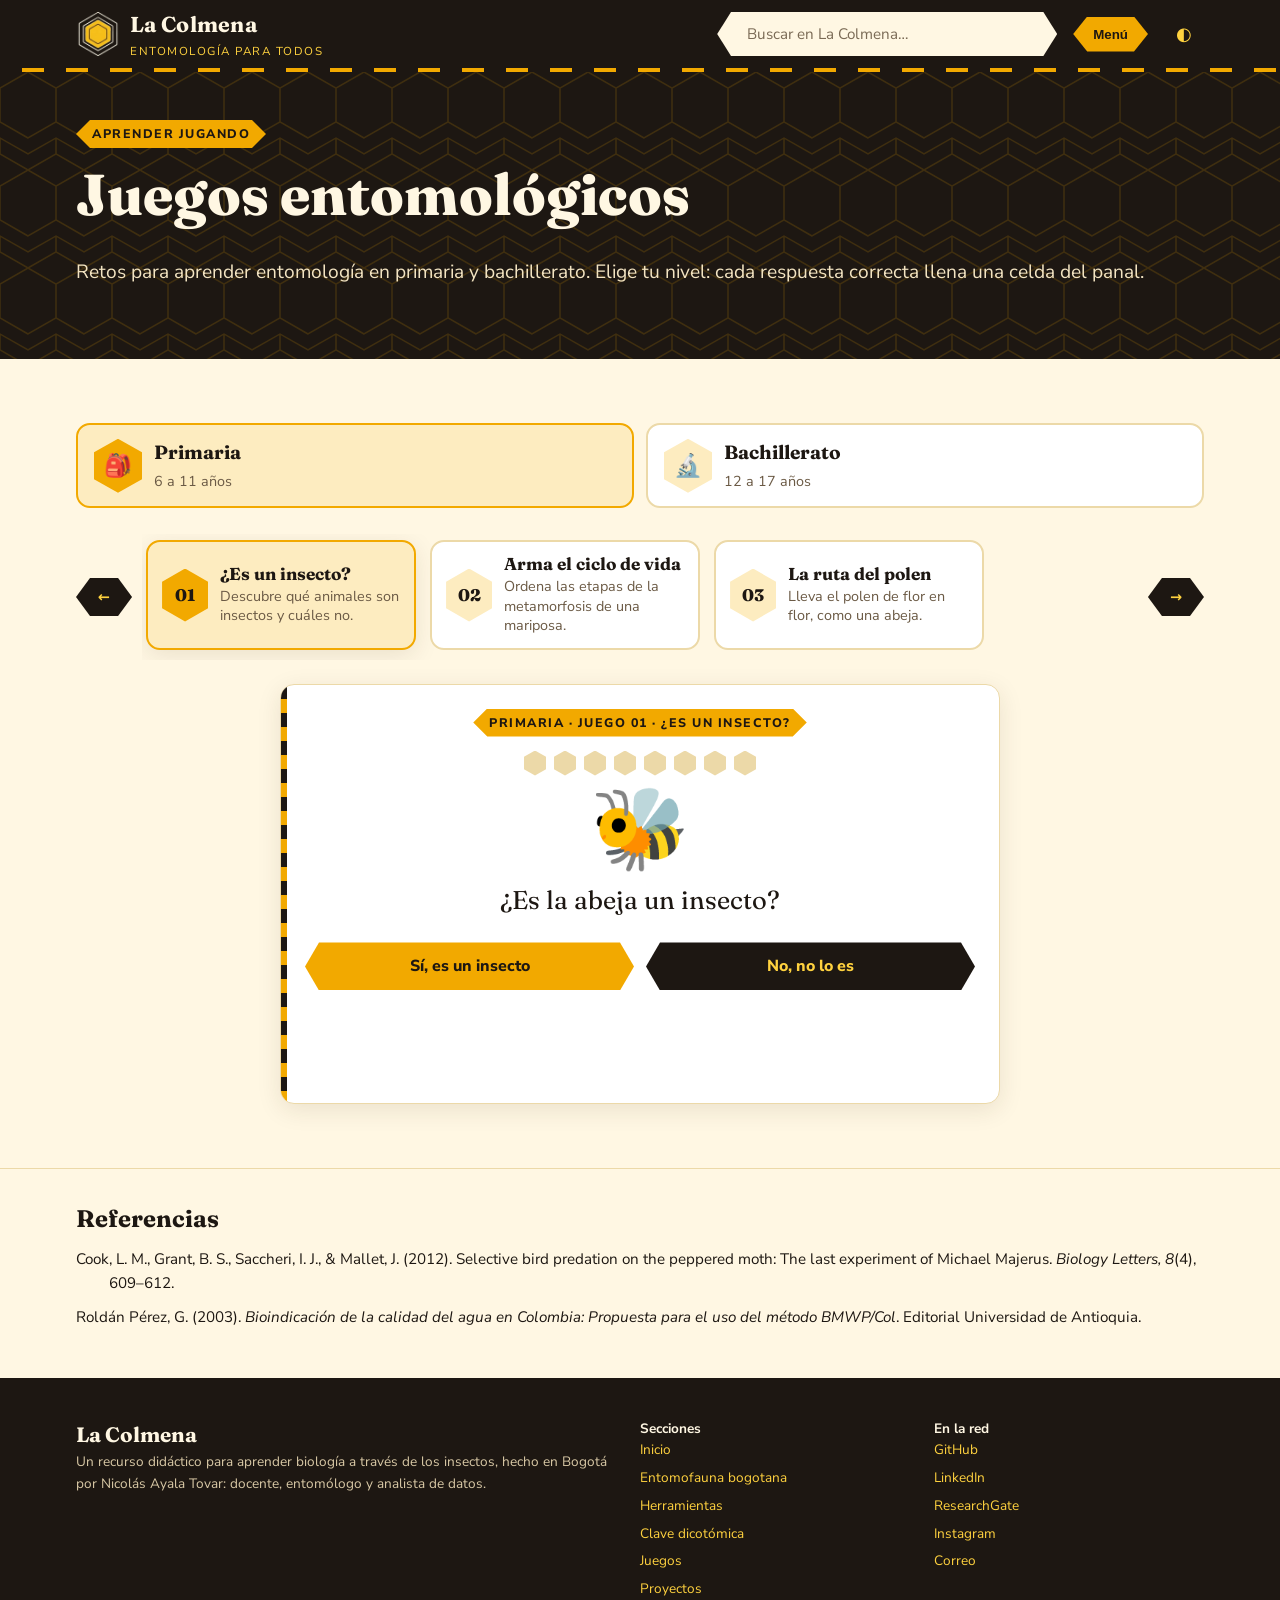
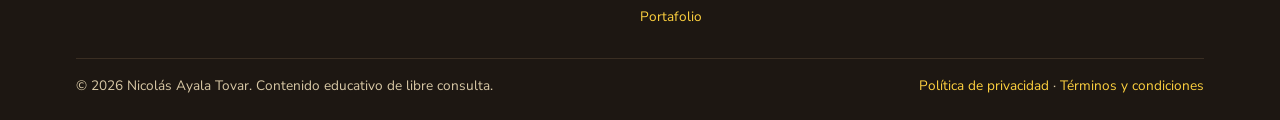
<file: web/juegos.html>
<!doctype html>
<html lang="es">
<head>
  <meta charset="utf-8">
  <meta name="viewport" content="width=device-width, initial-scale=1">
  <title>Juegos · La Colmena</title>
  <meta name="description" content="Juegos para aprender entomología: retos para niñas, niños y curiosos de todas las edades.">
  <link rel="preconnect" href="https://fonts.googleapis.com">
  <link rel="preconnect" href="https://fonts.gstatic.com" crossorigin>
  <link href="https://fonts.googleapis.com/css2?family=Fraunces:opsz,wght@9..144,600;9..144,800&family=Nunito+Sans:wght@400;700;800&display=swap" rel="stylesheet">
  <link rel="stylesheet" href="css/styles.css">
  <link rel="icon" href="img/favicon-32.png" type="image/png" sizes="32x32">
  <link rel="apple-touch-icon" href="img/apple-touch-icon.png">
</head>
<body>
  <main>
    <section class="heroe heroe-mini panal-bg">
      <div class="wrap">
        <span class="etiqueta">Aprender jugando</span>
        <h1>Juegos entomológicos</h1>
        <p class="lead">Retos para aprender entomología en primaria y bachillerato. Elige tu nivel: cada respuesta correcta llena una celda del panal.</p>
      </div>
    </section>

    <section aria-labelledby="titulo-niveles">
      <div class="wrap">
        <h2 id="titulo-niveles" class="sr-only">Elige tu nivel</h2>
        <div class="niveles" role="tablist" aria-label="Nivel educativo">
          <button class="nivel" role="tab" id="tab-primaria" aria-controls="primaria" aria-selected="true">
            <span class="hex-icon" aria-hidden="true">🎒</span><span><strong>Primaria</strong><span class="small">6 a 11 años</span></span>
          </button>
          <button class="nivel" role="tab" id="tab-bachillerato" aria-controls="bachillerato" aria-selected="false">
            <span class="hex-icon" aria-hidden="true">🔬</span><span><strong>Bachillerato</strong><span class="small">12 a 17 años</span></span>
          </button>
        </div>

        <!-- ===== PRIMARIA ===== -->
        <div class="panel-nivel" role="tabpanel" id="primaria" aria-labelledby="tab-primaria">
          <div class="selector" aria-label="Juegos de primaria">
          <div class="tarjeta juego selector-panel" id="juego" data-sel-titulo="¿Es un insecto?" data-sel-resumen="Descubre qué animales son insectos y cuáles no.">
            <span class="etiqueta">Primaria · Juego 01 · ¿Es un insecto?</span>
            <div class="marcador" id="marcador" aria-hidden="true"></div>
            <div class="emoji-grande" id="emoji"></div>
            <p class="pregunta" id="pregunta"></p>
            <div class="opciones" id="opciones"></div>
            <p class="explicacion muted" id="explicacion" aria-live="polite"></p>
            <button class="btn oscuro" id="siguiente" hidden>Siguiente →</button>
          </div>
          <div class="tarjeta juego juego-ciclo selector-panel" id="ciclo" data-sel-titulo="Arma el ciclo de vida" data-sel-resumen="Ordena las etapas de la metamorfosis de una mariposa."></div>
          <div class="tarjeta juego juego-polen selector-panel" id="polen" data-sel-titulo="La ruta del polen" data-sel-resumen="Lleva el polen de flor en flor, como una abeja."></div>
          </div>
        </div>

        <!-- ===== BACHILLERATO ===== -->
        <div class="panel-nivel" role="tabpanel" id="bachillerato" aria-labelledby="tab-bachillerato" hidden>
          <div class="selector" aria-label="Juegos de bachillerato">
            <div class="tarjeta juego juego-humedal selector-panel" id="humedal" data-sel-titulo="Detective del humedal" data-sel-resumen="Usa bioindicadores para saber qué tan limpia está el agua."></div>
            <div class="tarjeta juego juego-orden selector-panel" id="orden" data-sel-titulo="¿De qué orden soy?" data-sel-resumen="Reconoce el orden de los insectos del álbum por su foto."></div>
            <div class="tarjeta juego juego-evolucion selector-panel" id="evolucion" data-sel-titulo="El laboratorio de las polillas" data-sel-resumen="Selección natural y deriva genética con polillas."></div>
            <div class="tarjeta juego juego-redes selector-panel" id="redes" data-sel-titulo="La red trófica del humedal" data-sel-resumen="Predice cómo se propaga un cambio por la red de un humedal."></div>
            <div class="tarjeta juego juego-metodo selector-panel" id="metodo" data-sel-titulo="Científicos de hormigas" data-sel-resumen="Diseña un experimento paso a paso, de la pregunta a la conclusión."></div>
          </div>
          <h3 class="proximos">Próximamente en bachillerato</h3>
          <div class="grid grid-2">
            <div class="tarjeta"><div class="hex-icon">🔄</div><h3>Metamorfosis al límite</h3><p class="muted">Clasifica especies en holometábolas, hemimetábolas y ametábolas.</p></div>
          </div>
        </div>

      </div>
    </section>
    <section class="referencias" aria-labelledby="titulo-referencias">
      <div class="wrap">
        <h2 id="titulo-referencias">Referencias</h2>
        <ul class="lista-referencias">
          <li>Cook, L. M., Grant, B. S., Saccheri, I. J., &amp; Mallet, J. (2012). Selective bird predation on the peppered moth: The last experiment of Michael Majerus. <em>Biology Letters, 8</em>(4), 609–612.</li>
          <li>Roldán Pérez, G. (2003). <em>Bioindicación de la calidad del agua en Colombia: Propuesta para el uso del método BMWP/Col</em>. Editorial Universidad de Antioquia.</li>
        </ul>
      </div>
    </section>
  </main>

  <script src="js/layout.js"></script>
  <script src="js/juego.js"></script>
  <script src="js/ciclo.js"></script>
  <script src="js/polen.js"></script>
  <script src="js/humedal.js"></script>
  <script src="js/especies.js"></script>
  <script src="js/orden.js"></script>
  <script src="js/evolucion.js"></script>
  <script src="js/redes.js"></script>
  <script src="js/metodo.js"></script>
  <script src="js/selector.js"></script>
  <script>
    // Pestañas de nivel (se recuerdan en la dirección: juegos.html#bachillerato)
    (function () {
      const tabs = [...document.querySelectorAll(".nivel")];
      function mostrar(id, enfocar) {
        const el = id && document.getElementById(id);
        const panel = el && el.closest(".panel-nivel");
        id = panel ? panel.id : "primaria";
        tabs.forEach(t => {
          const sel = t.getAttribute("aria-controls") === id;
          t.setAttribute("aria-selected", sel);
          t.tabIndex = sel ? 0 : -1;
          document.getElementById(t.getAttribute("aria-controls")).hidden = !sel;
          if (sel && enfocar) t.focus();
        });
      }
      tabs.forEach((t, i) => {
        t.addEventListener("click", () => { history.replaceState(null, "", "#" + t.getAttribute("aria-controls")); mostrar(t.getAttribute("aria-controls")); });
        t.addEventListener("keydown", ev => {
          const d = ev.key === "ArrowRight" ? 1 : ev.key === "ArrowLeft" ? -1 : 0;
          if (d) { const n = tabs[(i + d + tabs.length) % tabs.length]; n.click(); n.focus(); }
        });
      });
      mostrar(location.hash.slice(1));
      addEventListener("hashchange", () => mostrar(location.hash.slice(1)));
    })();
  </script>
</body>
</html>
</file>
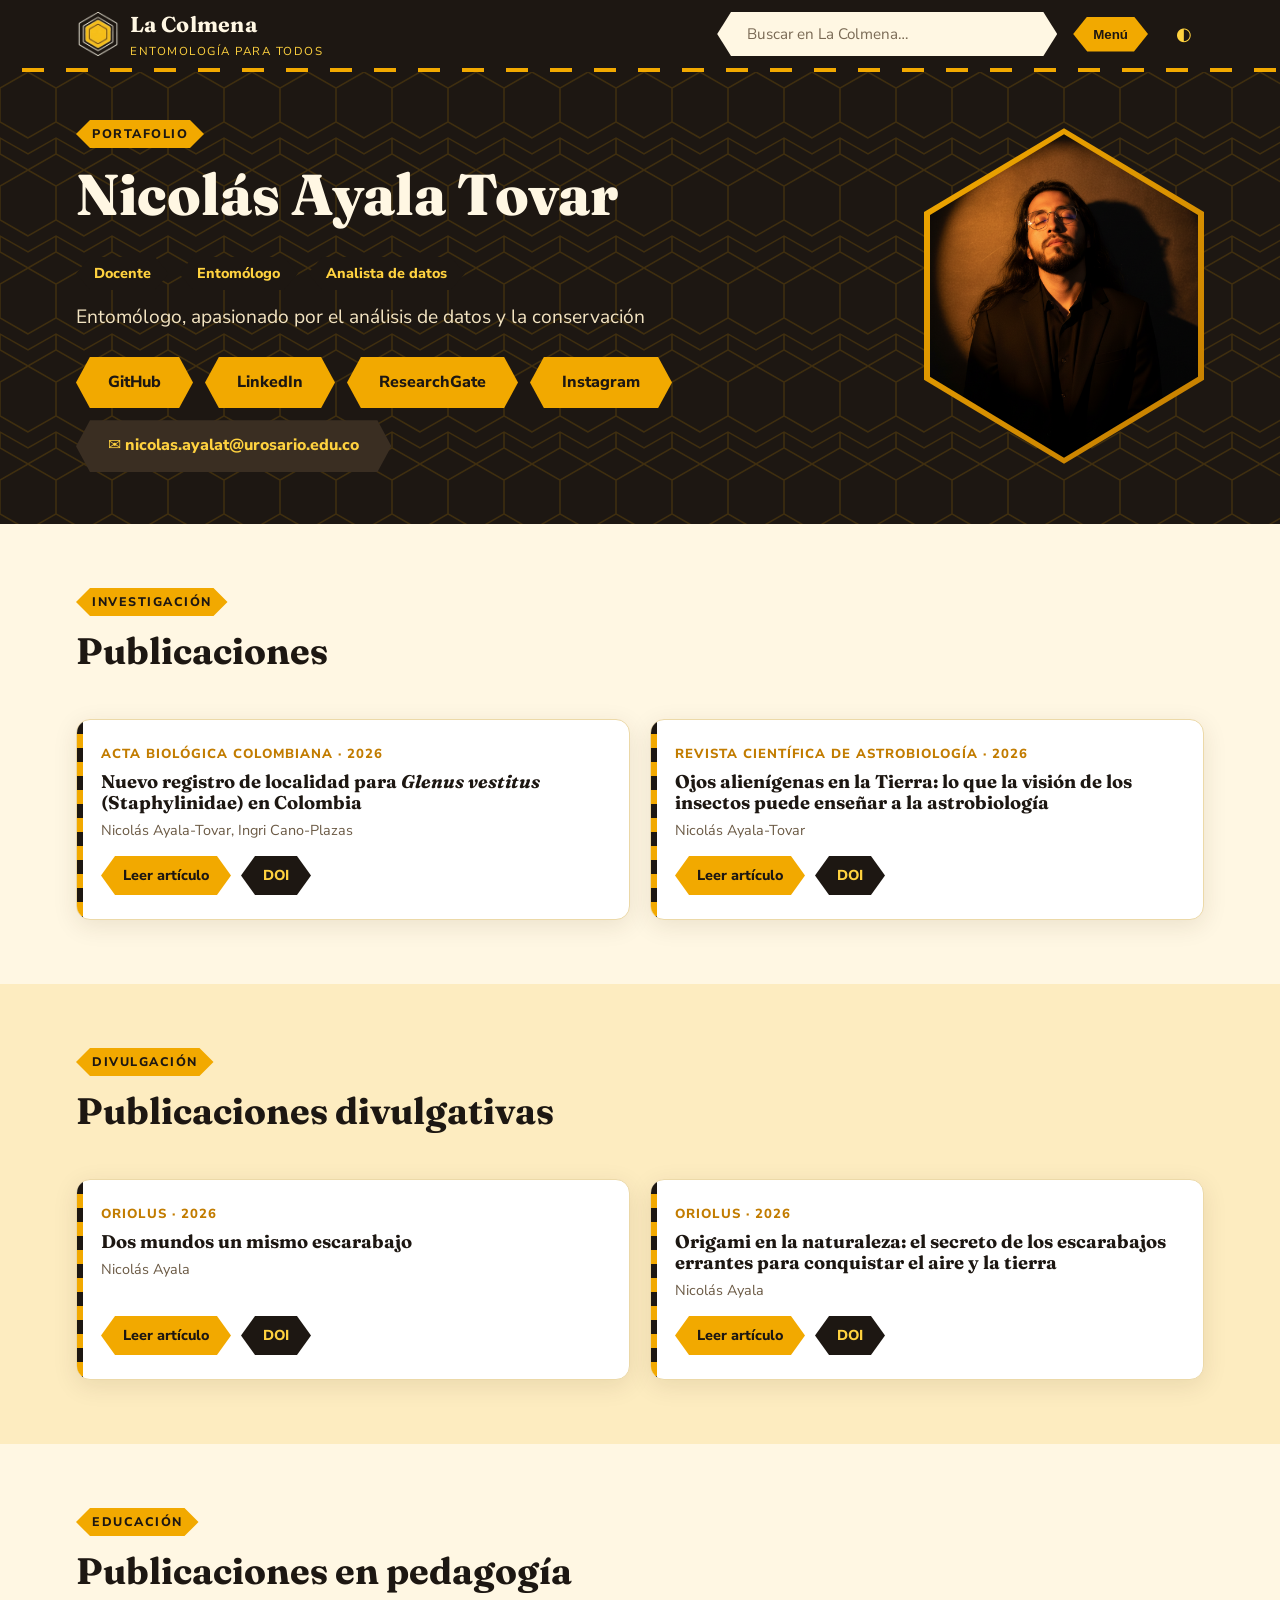
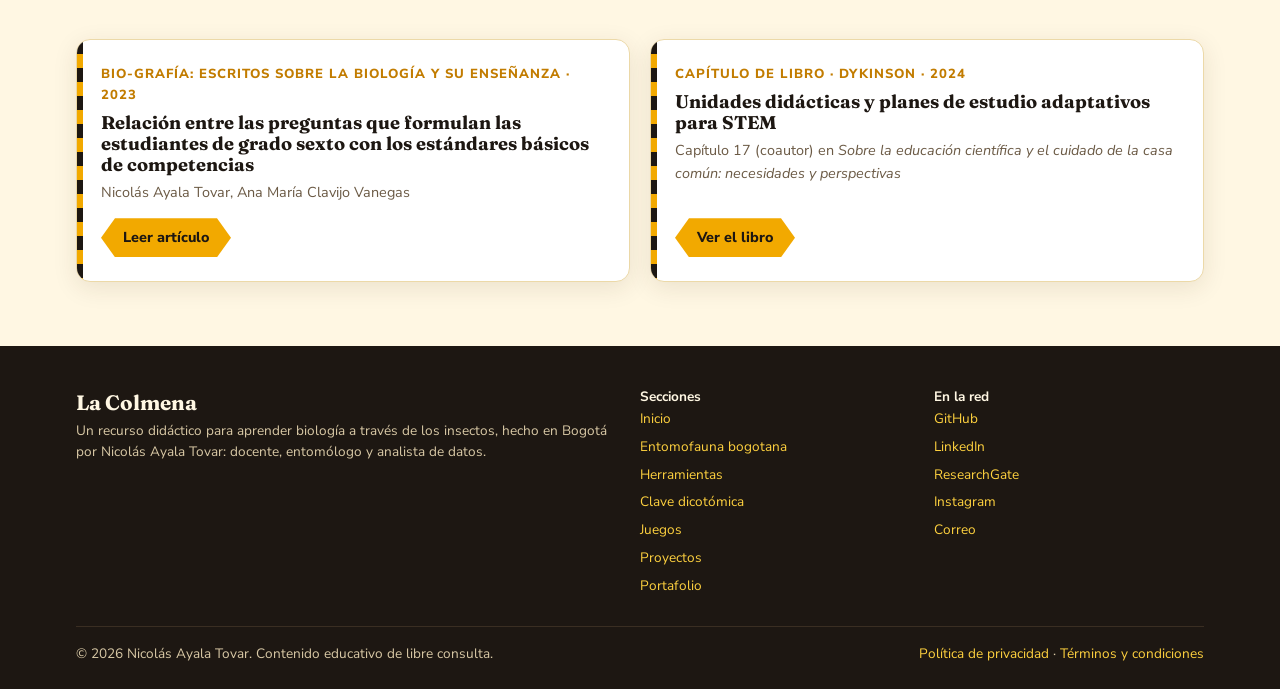
<file: web/portafolio.html>
<!doctype html>
<html lang="es">
<head>
  <meta charset="utf-8">
  <meta name="viewport" content="width=device-width, initial-scale=1">
  <title>Portafolio · La Colmena</title>
  <meta name="description" content="Portafolio de Nicolás Ayala Tovar: docente, entomólogo y analista de datos.">
  <link rel="preconnect" href="https://fonts.googleapis.com">
  <link rel="preconnect" href="https://fonts.gstatic.com" crossorigin>
  <link href="https://fonts.googleapis.com/css2?family=Fraunces:opsz,wght@9..144,600;9..144,800&family=Nunito+Sans:wght@400;700;800&display=swap" rel="stylesheet">
  <link rel="stylesheet" href="css/styles.css">
  <link rel="icon" href="img/favicon-32.png" type="image/png" sizes="32x32">
  <link rel="apple-touch-icon" href="img/apple-touch-icon.png">
  <script type="application/ld+json">
  { "@context": "https://schema.org", "@type": "Person", "name": "Nicolás Ayala Tovar",
    "jobTitle": ["Docente", "Entomólogo", "Analista de datos"], "email": "mailto:nicolas.ayalat@urosario.edu.co",
    "image": "https://lacolmena.site/img/Foto%20portafolio.png", "url": "https://lacolmena.site/portafolio.html",
    "sameAs": ["https://github.com/NicolasAyalaTovar",
               "https://www.linkedin.com/in/nicolas-ayala-tovar-%F0%9F%90%9D-5289b5133/",
               "https://www.researchgate.net/profile/Nicolas-Tovar-8",
               "https://www.instagram.com/profesor_aronnax14/"] }
  </script>
</head>
<body>
  <main>
    <section class="heroe heroe-mini panal-bg">
      <div class="wrap perfil">
        <div class="perfil-nombre">
          <span class="etiqueta">Portafolio</span>
          <h1>Nicolás Ayala Tovar</h1>
          <div class="roles">
            <span class="chip">Docente</span>
            <span class="chip">Entomólogo</span>
            <span class="chip">Analista de datos</span>
          </div>
        </div>
        <figure class="foto-hex"><img src="img/Foto%20portafolio.png" alt="Retrato de Nicolás Ayala Tovar" width="928" height="1120"></figure>
        <div class="perfil-resto">
          <p class="lead">Entomólogo, apasionado por el análisis de datos y la conservación</p>
          <div class="acciones redes">
            <a class="btn" href="https://github.com/NicolasAyalaTovar" target="_blank" rel="noopener me">GitHub</a>
            <a class="btn" href="https://www.linkedin.com/in/nicolas-ayala-tovar-%F0%9F%90%9D-5289b5133/" target="_blank" rel="noopener me">LinkedIn</a>
            <a class="btn" href="https://www.researchgate.net/profile/Nicolas-Tovar-8" target="_blank" rel="noopener me">ResearchGate</a>
            <a class="btn" href="https://www.instagram.com/profesor_aronnax14/" target="_blank" rel="noopener me">Instagram</a>
            <a class="btn oscuro" href="mailto:nicolas.ayalat@urosario.edu.co" style="--b-bg:var(--abeja-2)">✉ nicolas.ayalat@urosario.edu.co</a>
          </div>
        </div>
      </div>
    </section>

    <section aria-labelledby="titulo-publicaciones">
      <div class="wrap">
        <div class="titulo-seccion"><div><span class="etiqueta">Investigación</span><h2 id="titulo-publicaciones">Publicaciones</h2></div></div>
        <div class="grid grid-2">
          <article class="tarjeta publicacion">
            <span class="meta">Acta Biológica Colombiana · 2026</span>
            <h3>Nuevo registro de localidad para <em>Glenus vestitus</em> (Staphylinidae) en Colombia</h3>
            <p class="small muted">Nicolás Ayala-Tovar, Ingri Cano-Plazas</p>
            <div class="acciones-tabla">
              <a class="btn chico" href="https://revistas.unal.edu.co/index.php/actabiol/article/view/117637" target="_blank" rel="noopener">Leer artículo</a>
              <a class="btn chico oscuro" href="https://doi.org/10.15446/abc.v31n1.117637" target="_blank" rel="noopener">DOI</a>
            </div>
          </article>
          <article class="tarjeta publicacion">
            <span class="meta">Revista Científica de Astrobiología · 2026</span>
            <h3>Ojos alienígenas en la Tierra: lo que la visión de los insectos puede enseñar a la astrobiología</h3>
            <p class="small muted">Nicolás Ayala-Tovar</p>
            <div class="acciones-tabla">
              <a class="btn chico" href="https://revistadeastrobiologia.com/index.php/aspast/es/article/view/21" target="_blank" rel="noopener">Leer artículo</a>
              <a class="btn chico oscuro" href="https://doi.org/10.69976/aspast.v3n1.4" target="_blank" rel="noopener">DOI</a>
            </div>
          </article>
        </div>
      </div>
    </section>

    <section class="seccion-alt" aria-labelledby="titulo-divulgacion">
      <div class="wrap">
        <div class="titulo-seccion"><div><span class="etiqueta">Divulgación</span><h2 id="titulo-divulgacion">Publicaciones divulgativas</h2></div></div>
        <div class="grid grid-2">
          <article class="tarjeta publicacion">
            <span class="meta">Oriolus · 2026</span>
            <h3>Dos mundos un mismo escarabajo</h3>
            <p class="small muted">Nicolás Ayala</p>
            <div class="acciones-tabla">
              <a class="btn chico" href="https://oriolus.utn.ac.cr/index.php/revista/article/view/26" target="_blank" rel="noopener">Leer artículo</a>
              <a class="btn chico oscuro" href="https://doi.org/10.47633/oriolus1.2-26" target="_blank" rel="noopener">DOI</a>
            </div>
          </article>
          <article class="tarjeta publicacion">
            <span class="meta">Oriolus · 2026</span>
            <h3>Origami en la naturaleza: el secreto de los escarabajos errantes para conquistar el aire y la tierra</h3>
            <p class="small muted">Nicolás Ayala</p>
            <div class="acciones-tabla">
              <a class="btn chico" href="https://oriolus.utn.ac.cr/index.php/revista/article/view/16" target="_blank" rel="noopener">Leer artículo</a>
              <a class="btn chico oscuro" href="https://doi.org/10.47633/oriolus1.1-16" target="_blank" rel="noopener">DOI</a>
            </div>
          </article>
        </div>
      </div>
    </section>

    <section aria-labelledby="titulo-pedagogia">
      <div class="wrap">
        <div class="titulo-seccion"><div><span class="etiqueta">Educación</span><h2 id="titulo-pedagogia">Publicaciones en pedagogía</h2></div></div>
        <div class="grid grid-2">
          <article class="tarjeta publicacion">
            <span class="meta">Bio-grafía: escritos sobre la biología y su enseñanza · 2023</span>
            <h3>Relación entre las preguntas que formulan las estudiantes de grado sexto con los estándares básicos de competencias</h3>
            <p class="small muted">Nicolás Ayala Tovar, Ana María Clavijo Vanegas</p>
            <div class="acciones-tabla">
              <a class="btn chico" href="https://dialnet.unirioja.es/servlet/articulo?codigo=9100316" target="_blank" rel="noopener">Leer artículo</a>
            </div>
          </article>
          <article class="tarjeta publicacion">
            <span class="meta">Capítulo de libro · Dykinson · 2024</span>
            <h3>Unidades didácticas y planes de estudio adaptativos para STEM</h3>
            <p class="small muted">Capítulo 17 (coautor) en <em>Sobre la educación científica y el cuidado de la casa común: necesidades y perspectivas</em></p>
            <div class="acciones-tabla">
              <a class="btn chico" href="https://www.dykinson.com/libros/sobre-la-educacion-cientifica-y-el-cuidado-de-la-casa-comun-necesidades-y-perspectivas-9788411705820/" target="_blank" rel="noopener">Ver el libro</a>
            </div>
          </article>
        </div>
      </div>
    </section>
  </main>

  <script src="js/layout.js"></script>
</body>
</html>
</file>
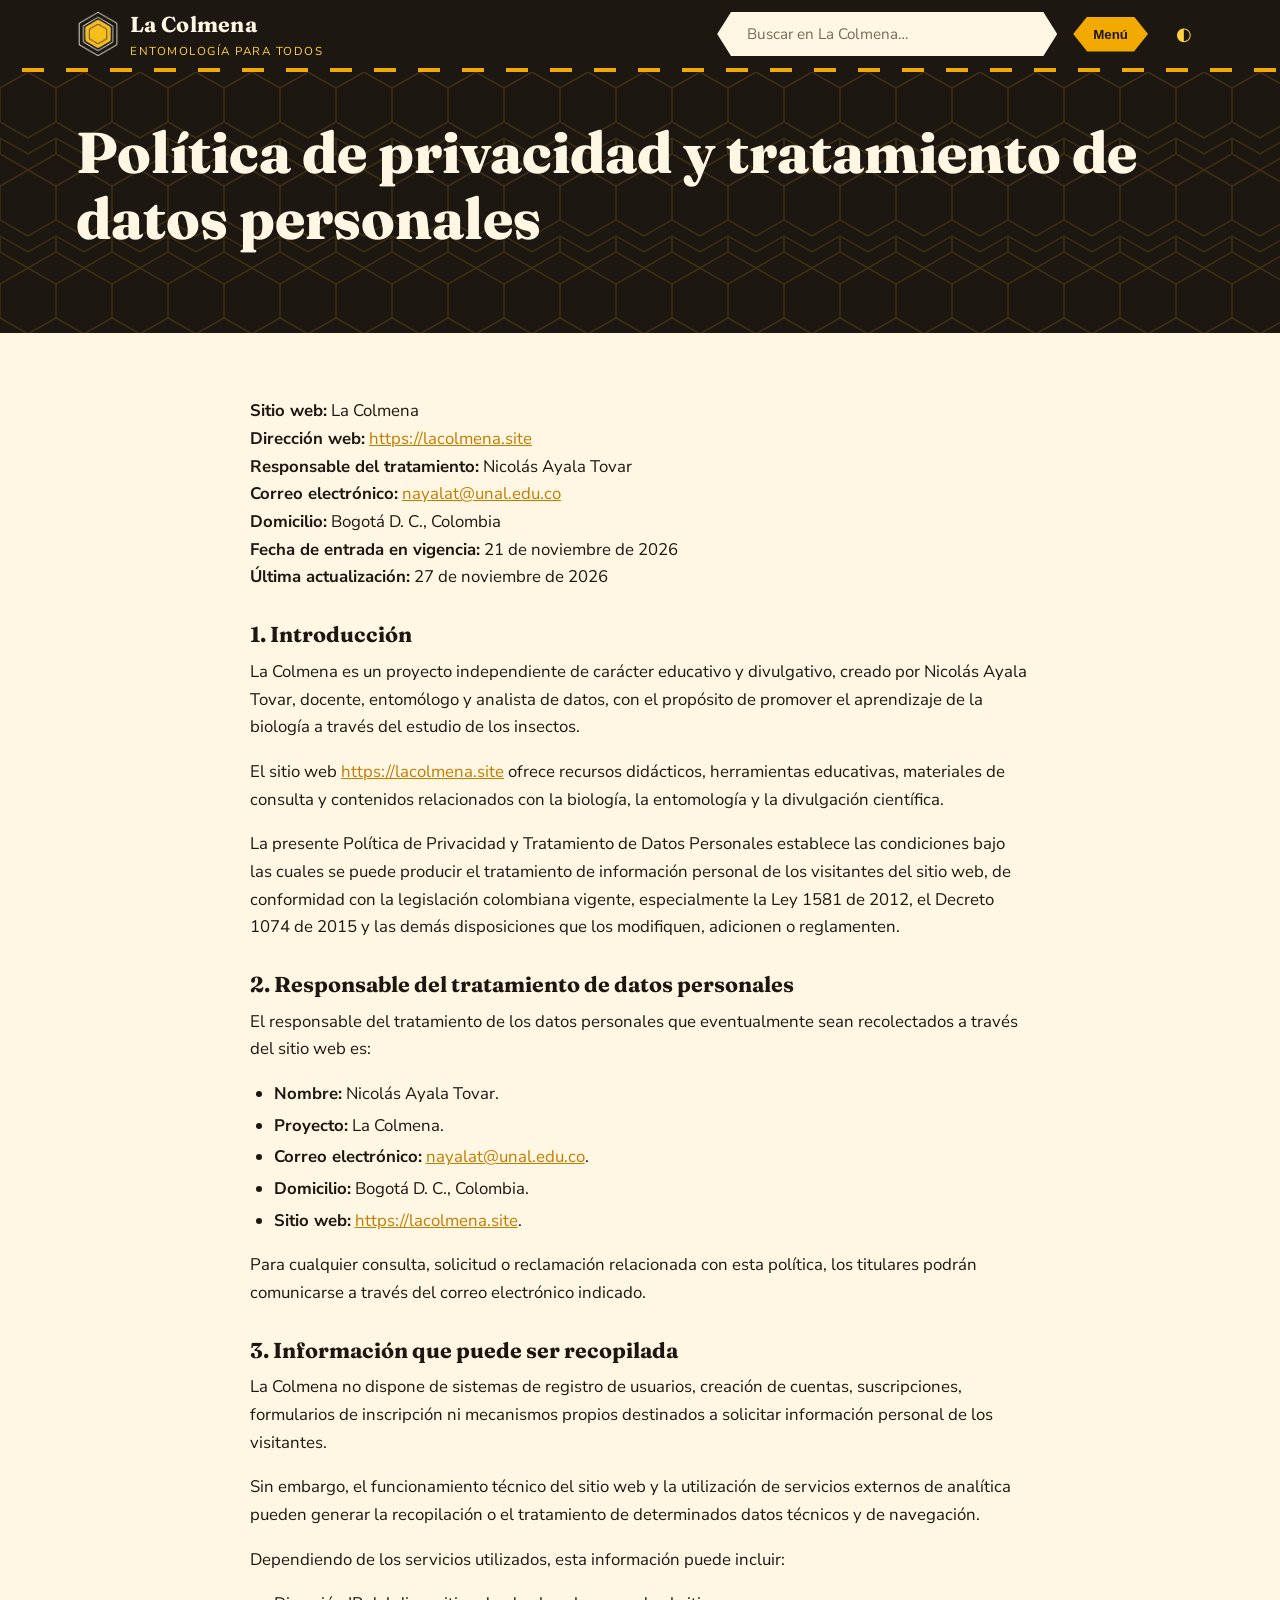
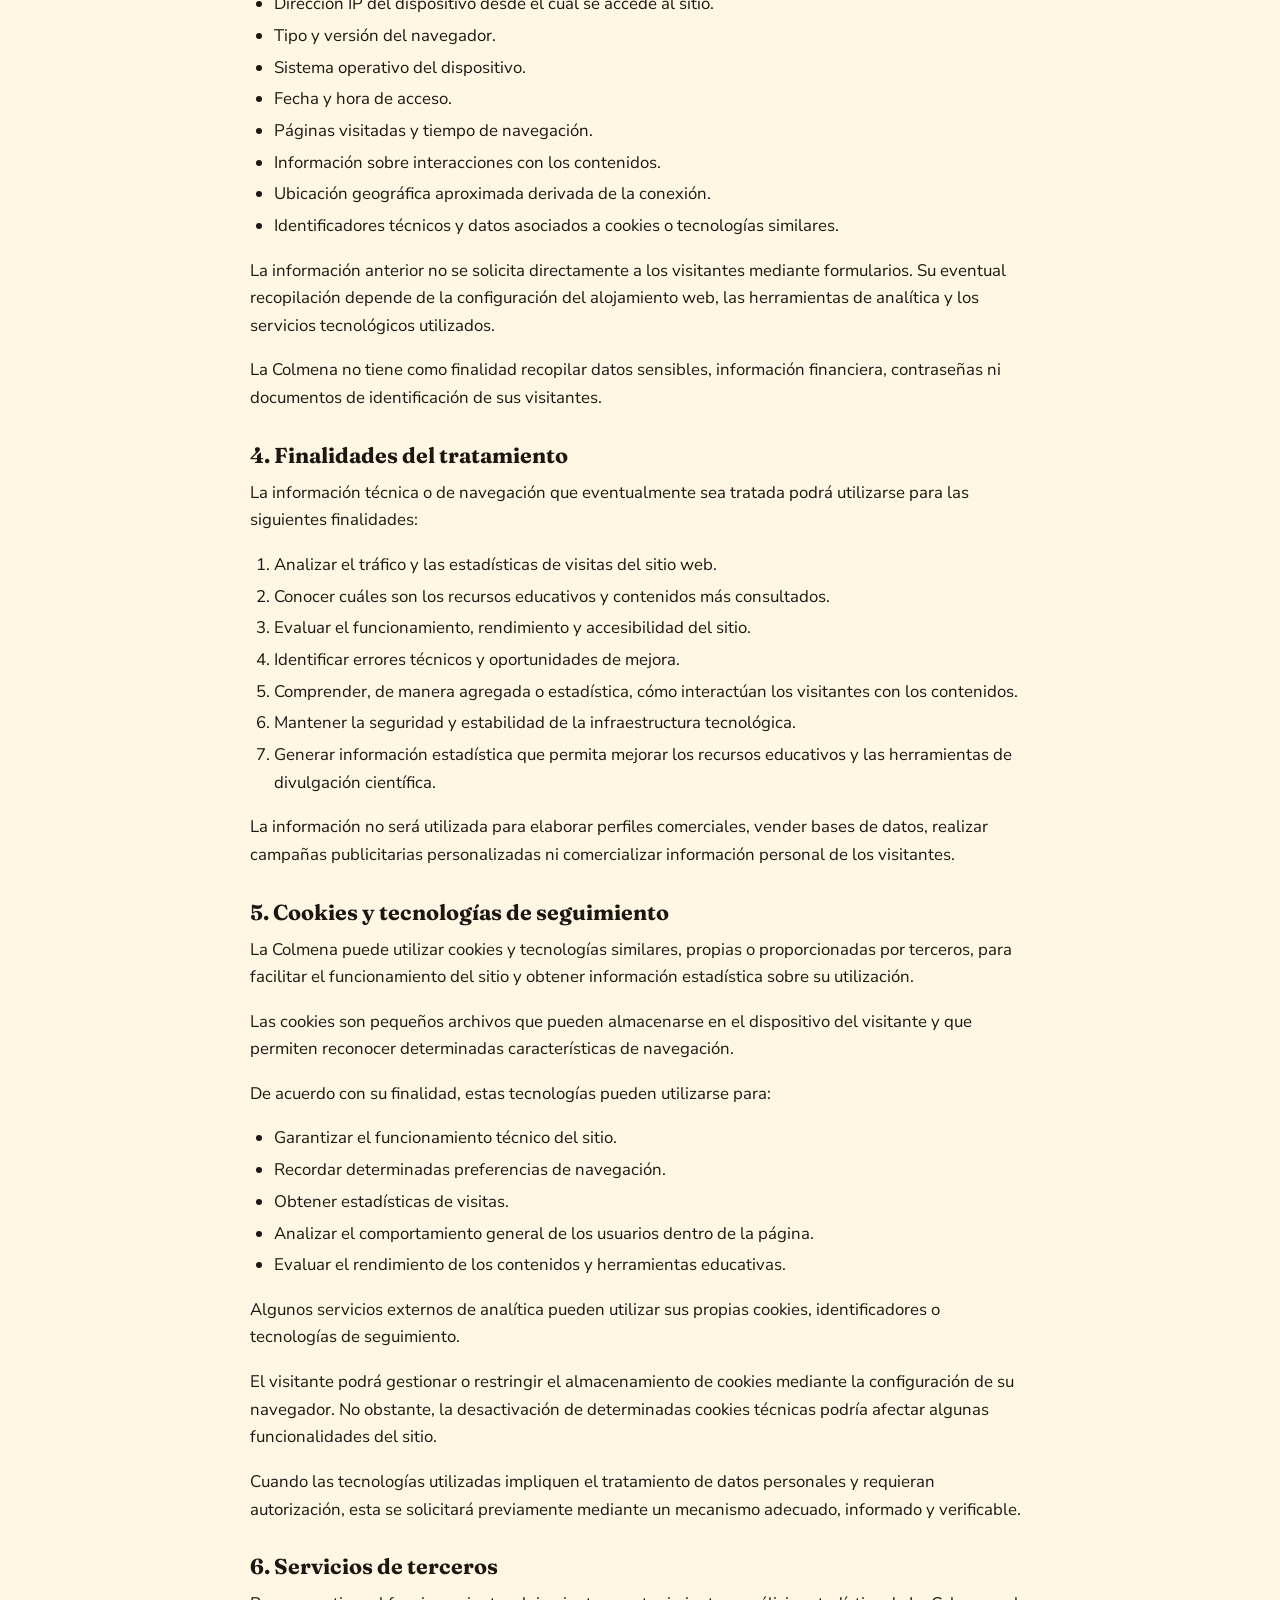
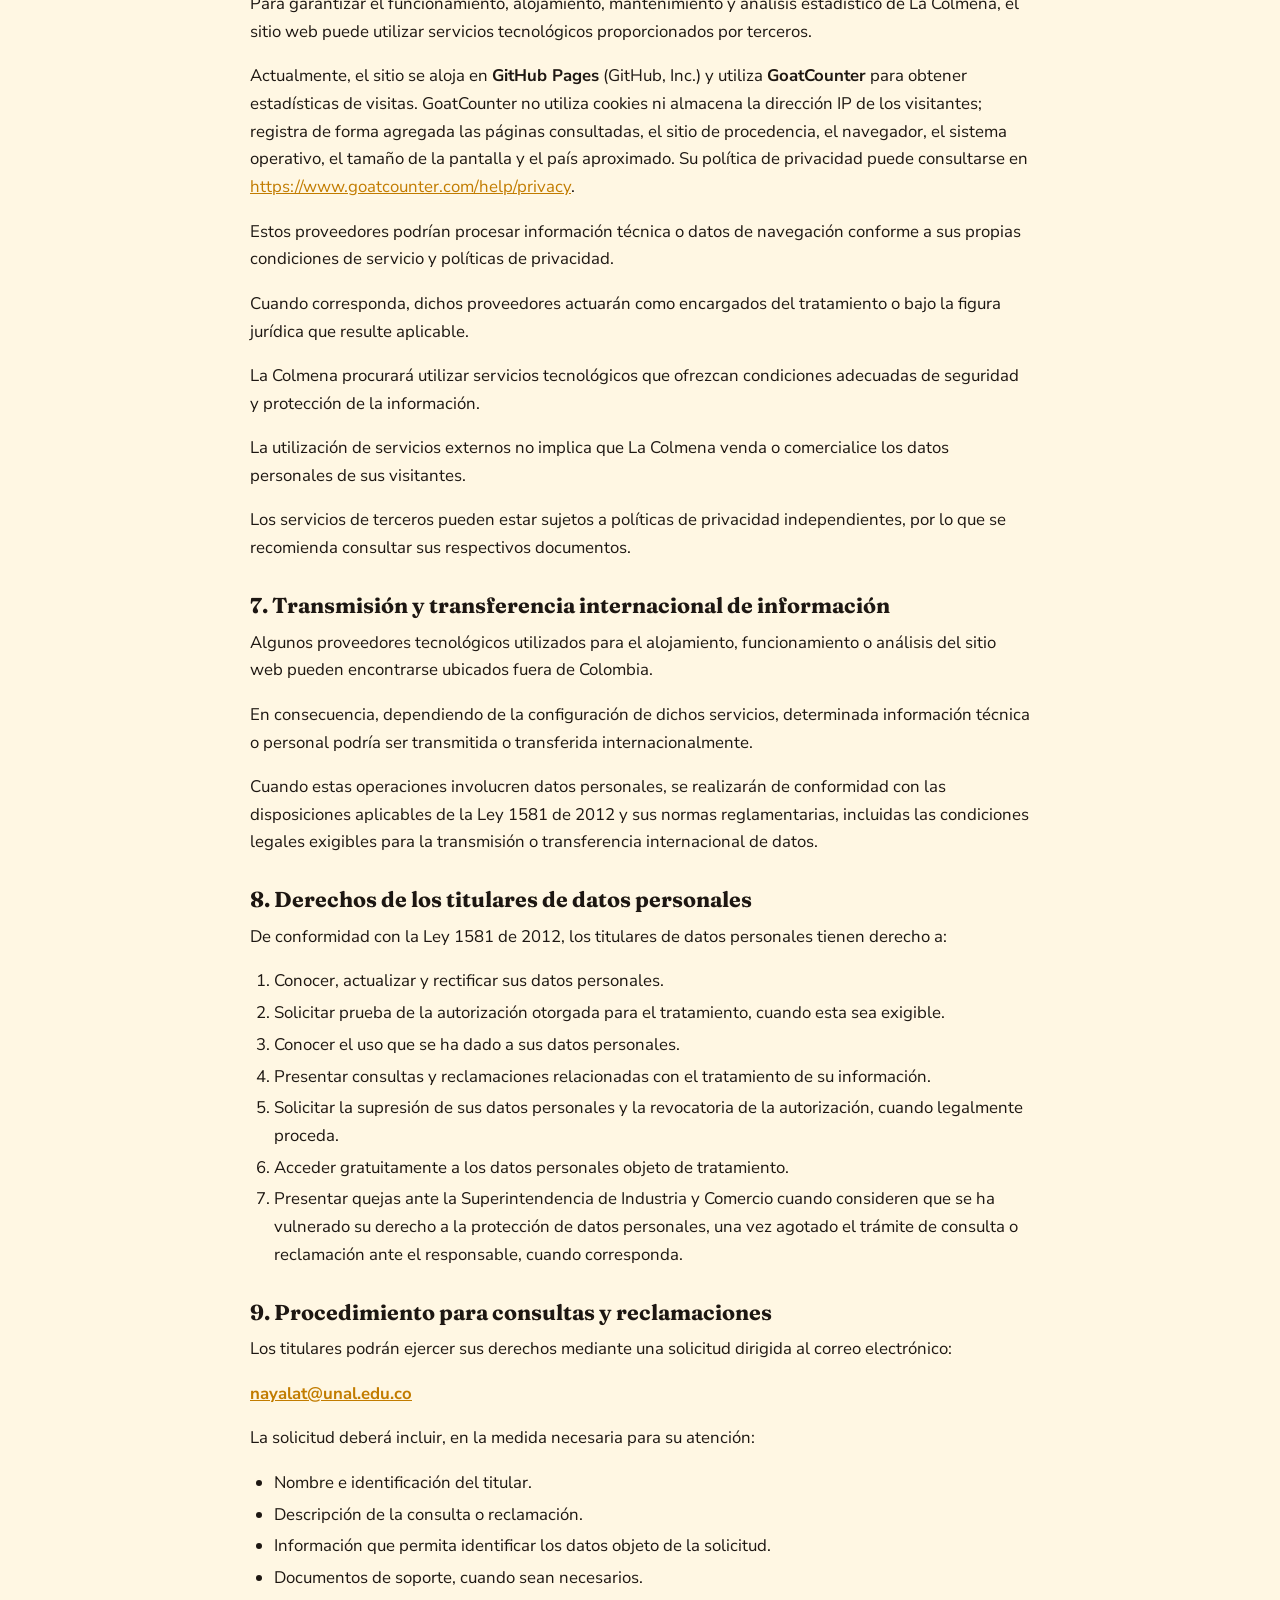
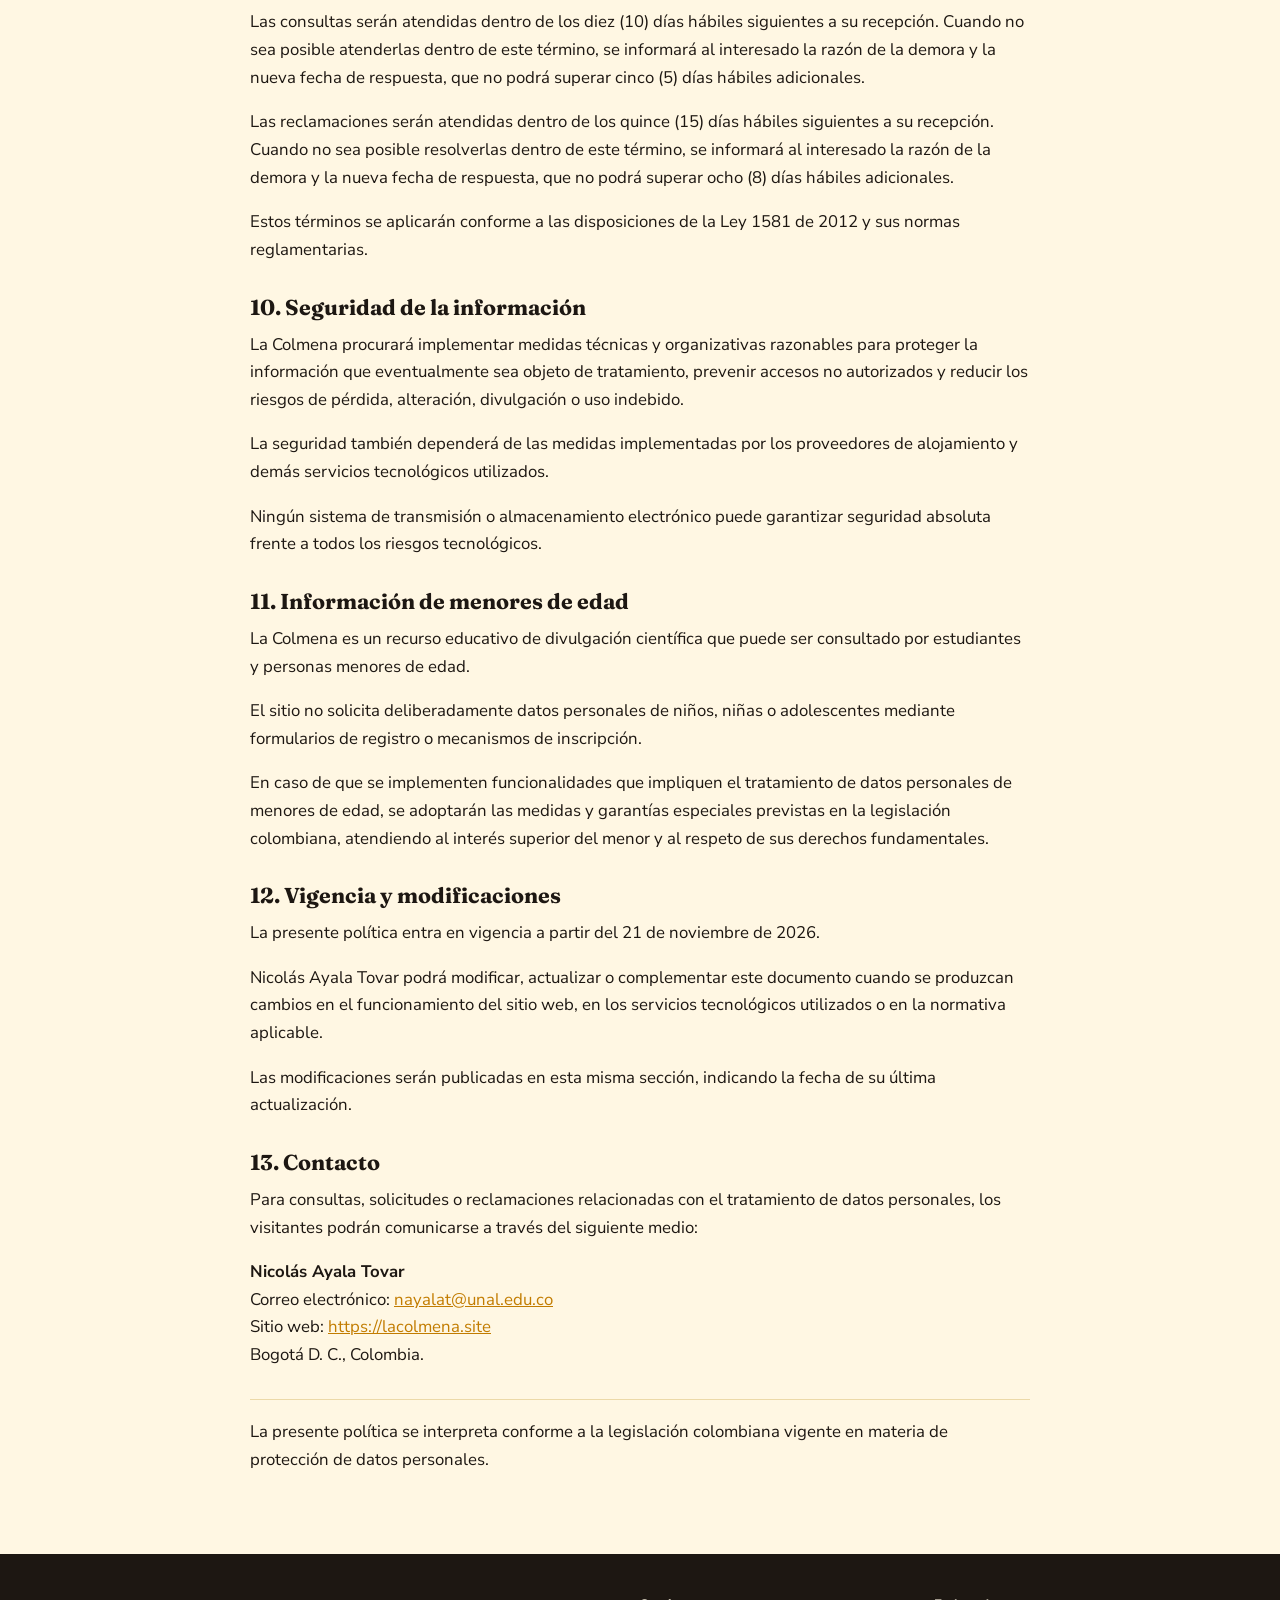
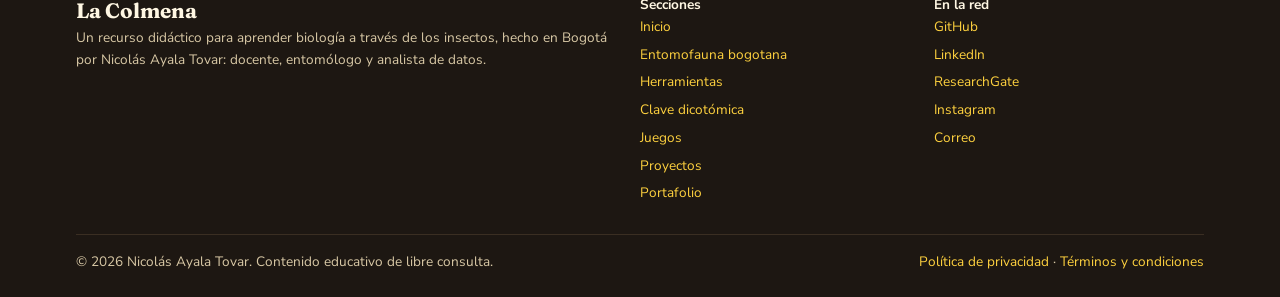
<file: web/privacidad.html>
<!doctype html>
<html lang="es-CO">
<head>
  <meta charset="utf-8">
  <meta name="viewport" content="width=device-width, initial-scale=1">
  <title>Política de privacidad · La Colmena</title>
  <meta name="robots" content="noindex, follow">
  <link rel="preconnect" href="https://fonts.googleapis.com">
  <link rel="preconnect" href="https://fonts.gstatic.com" crossorigin>
  <link href="https://fonts.googleapis.com/css2?family=Fraunces:opsz,wght@9..144,600;9..144,800&family=Nunito+Sans:wght@400;700;800&display=swap" rel="stylesheet">
  <link rel="stylesheet" href="css/styles.css">
  <link rel="icon" href="img/favicon-32.png" type="image/png" sizes="32x32">
  <link rel="apple-touch-icon" href="img/apple-touch-icon.png">
</head>
<body>
  <main>
    <section class="heroe heroe-mini panal-bg">
      <div class="wrap">
        <h1>Política de privacidad y tratamiento de datos personales</h1>
      </div>
    </section>
    <section>
      <div class="wrap">
        <article class="texto-legal">
<p><strong>Sitio web:</strong> La Colmena<br>
<strong>Dirección web:</strong> <a href="https://lacolmena.site" target="_blank" rel="noopener">https://lacolmena.site</a><br>
<strong>Responsable del tratamiento:</strong> Nicolás Ayala Tovar<br>
<strong>Correo electrónico:</strong> <a href="mailto:nayalat@unal.edu.co">nayalat@unal.edu.co</a><br>
<strong>Domicilio:</strong> Bogotá D. C., Colombia<br>
<strong>Fecha de entrada en vigencia:</strong> 21 de noviembre de 2026<br>
<strong>Última actualización:</strong> 27 de noviembre de 2026</p>
<h2>1. Introducción</h2>
<p>La Colmena es un proyecto independiente de carácter educativo y divulgativo, creado por Nicolás Ayala Tovar, docente, entomólogo y analista de datos, con el propósito de promover el aprendizaje de la biología a través del estudio de los insectos.</p>
<p>El sitio web <a href="https://lacolmena.site" target="_blank" rel="noopener">https://lacolmena.site</a> ofrece recursos didácticos, herramientas educativas, materiales de consulta y contenidos relacionados con la biología, la entomología y la divulgación científica.</p>
<p>La presente Política de Privacidad y Tratamiento de Datos Personales establece las condiciones bajo las cuales se puede producir el tratamiento de información personal de los visitantes del sitio web, de conformidad con la legislación colombiana vigente, especialmente la Ley 1581 de 2012, el Decreto 1074 de 2015 y las demás disposiciones que los modifiquen, adicionen o reglamenten.</p>
<h2>2. Responsable del tratamiento de datos personales</h2>
<p>El responsable del tratamiento de los datos personales que eventualmente sean recolectados a través del sitio web es:</p>
<ul><li><strong>Nombre:</strong> Nicolás Ayala Tovar.</li><li><strong>Proyecto:</strong> La Colmena.</li><li><strong>Correo electrónico:</strong> <a href="mailto:nayalat@unal.edu.co">nayalat@unal.edu.co</a>.</li><li><strong>Domicilio:</strong> Bogotá D. C., Colombia.</li><li><strong>Sitio web:</strong> <a href="https://lacolmena.site" target="_blank" rel="noopener">https://lacolmena.site</a>.</li></ul>
<p>Para cualquier consulta, solicitud o reclamación relacionada con esta política, los titulares podrán comunicarse a través del correo electrónico indicado.</p>
<h2>3. Información que puede ser recopilada</h2>
<p>La Colmena no dispone de sistemas de registro de usuarios, creación de cuentas, suscripciones, formularios de inscripción ni mecanismos propios destinados a solicitar información personal de los visitantes.</p>
<p>Sin embargo, el funcionamiento técnico del sitio web y la utilización de servicios externos de analítica pueden generar la recopilación o el tratamiento de determinados datos técnicos y de navegación.</p>
<p>Dependiendo de los servicios utilizados, esta información puede incluir:</p>
<ul><li>Dirección IP del dispositivo desde el cual se accede al sitio.</li><li>Tipo y versión del navegador.</li><li>Sistema operativo del dispositivo.</li><li>Fecha y hora de acceso.</li><li>Páginas visitadas y tiempo de navegación.</li><li>Información sobre interacciones con los contenidos.</li><li>Ubicación geográfica aproximada derivada de la conexión.</li><li>Identificadores técnicos y datos asociados a cookies o tecnologías similares.</li></ul>
<p>La información anterior no se solicita directamente a los visitantes mediante formularios. Su eventual recopilación depende de la configuración del alojamiento web, las herramientas de analítica y los servicios tecnológicos utilizados.</p>
<p>La Colmena no tiene como finalidad recopilar datos sensibles, información financiera, contraseñas ni documentos de identificación de sus visitantes.</p>
<h2>4. Finalidades del tratamiento</h2>
<p>La información técnica o de navegación que eventualmente sea tratada podrá utilizarse para las siguientes finalidades:</p>
<ol><li>Analizar el tráfico y las estadísticas de visitas del sitio web.</li><li>Conocer cuáles son los recursos educativos y contenidos más consultados.</li><li>Evaluar el funcionamiento, rendimiento y accesibilidad del sitio.</li><li>Identificar errores técnicos y oportunidades de mejora.</li><li>Comprender, de manera agregada o estadística, cómo interactúan los visitantes con los contenidos.</li><li>Mantener la seguridad y estabilidad de la infraestructura tecnológica.</li><li>Generar información estadística que permita mejorar los recursos educativos y las herramientas de divulgación científica.</li></ol>
<p>La información no será utilizada para elaborar perfiles comerciales, vender bases de datos, realizar campañas publicitarias personalizadas ni comercializar información personal de los visitantes.</p>
<h2>5. Cookies y tecnologías de seguimiento</h2>
<p>La Colmena puede utilizar cookies y tecnologías similares, propias o proporcionadas por terceros, para facilitar el funcionamiento del sitio y obtener información estadística sobre su utilización.</p>
<p>Las cookies son pequeños archivos que pueden almacenarse en el dispositivo del visitante y que permiten reconocer determinadas características de navegación.</p>
<p>De acuerdo con su finalidad, estas tecnologías pueden utilizarse para:</p>
<ul><li>Garantizar el funcionamiento técnico del sitio.</li><li>Recordar determinadas preferencias de navegación.</li><li>Obtener estadísticas de visitas.</li><li>Analizar el comportamiento general de los usuarios dentro de la página.</li><li>Evaluar el rendimiento de los contenidos y herramientas educativas.</li></ul>
<p>Algunos servicios externos de analítica pueden utilizar sus propias cookies, identificadores o tecnologías de seguimiento.</p>
<p>El visitante podrá gestionar o restringir el almacenamiento de cookies mediante la configuración de su navegador. No obstante, la desactivación de determinadas cookies técnicas podría afectar algunas funcionalidades del sitio.</p>
<p>Cuando las tecnologías utilizadas impliquen el tratamiento de datos personales y requieran autorización, esta se solicitará previamente mediante un mecanismo adecuado, informado y verificable.</p>
<h2>6. Servicios de terceros</h2>
<p>Para garantizar el funcionamiento, alojamiento, mantenimiento y análisis estadístico de La Colmena, el sitio web puede utilizar servicios tecnológicos proporcionados por terceros.</p>
<p>Actualmente, el sitio se aloja en <strong>GitHub Pages</strong> (GitHub, Inc.) y utiliza <strong>GoatCounter</strong> para obtener estadísticas de visitas. GoatCounter no utiliza cookies ni almacena la dirección IP de los visitantes; registra de forma agregada las páginas consultadas, el sitio de procedencia, el navegador, el sistema operativo, el tamaño de la pantalla y el país aproximado. Su política de privacidad puede consultarse en <a href="https://www.goatcounter.com/help/privacy" target="_blank" rel="noopener">https://www.goatcounter.com/help/privacy</a>.</p>
<p>Estos proveedores podrían procesar información técnica o datos de navegación conforme a sus propias condiciones de servicio y políticas de privacidad.</p>
<p>Cuando corresponda, dichos proveedores actuarán como encargados del tratamiento o bajo la figura jurídica que resulte aplicable.</p>
<p>La Colmena procurará utilizar servicios tecnológicos que ofrezcan condiciones adecuadas de seguridad y protección de la información.</p>
<p>La utilización de servicios externos no implica que La Colmena venda o comercialice los datos personales de sus visitantes.</p>
<p>Los servicios de terceros pueden estar sujetos a políticas de privacidad independientes, por lo que se recomienda consultar sus respectivos documentos.</p>
<h2>7. Transmisión y transferencia internacional de información</h2>
<p>Algunos proveedores tecnológicos utilizados para el alojamiento, funcionamiento o análisis del sitio web pueden encontrarse ubicados fuera de Colombia.</p>
<p>En consecuencia, dependiendo de la configuración de dichos servicios, determinada información técnica o personal podría ser transmitida o transferida internacionalmente.</p>
<p>Cuando estas operaciones involucren datos personales, se realizarán de conformidad con las disposiciones aplicables de la Ley 1581 de 2012 y sus normas reglamentarias, incluidas las condiciones legales exigibles para la transmisión o transferencia internacional de datos.</p>
<h2>8. Derechos de los titulares de datos personales</h2>
<p>De conformidad con la Ley 1581 de 2012, los titulares de datos personales tienen derecho a:</p>
<ol><li>Conocer, actualizar y rectificar sus datos personales.</li><li>Solicitar prueba de la autorización otorgada para el tratamiento, cuando esta sea exigible.</li><li>Conocer el uso que se ha dado a sus datos personales.</li><li>Presentar consultas y reclamaciones relacionadas con el tratamiento de su información.</li><li>Solicitar la supresión de sus datos personales y la revocatoria de la autorización, cuando legalmente proceda.</li><li>Acceder gratuitamente a los datos personales objeto de tratamiento.</li><li>Presentar quejas ante la Superintendencia de Industria y Comercio cuando consideren que se ha vulnerado su derecho a la protección de datos personales, una vez agotado el trámite de consulta o reclamación ante el responsable, cuando corresponda.</li></ol>
<h2>9. Procedimiento para consultas y reclamaciones</h2>
<p>Los titulares podrán ejercer sus derechos mediante una solicitud dirigida al correo electrónico:</p>
<p><strong><a href="mailto:nayalat@unal.edu.co">nayalat@unal.edu.co</a></strong></p>
<p>La solicitud deberá incluir, en la medida necesaria para su atención:</p>
<ul><li>Nombre e identificación del titular.</li><li>Descripción de la consulta o reclamación.</li><li>Información que permita identificar los datos objeto de la solicitud.</li><li>Documentos de soporte, cuando sean necesarios.</li></ul>
<p>Las consultas serán atendidas dentro de los diez (10) días hábiles siguientes a su recepción. Cuando no sea posible atenderlas dentro de este término, se informará al interesado la razón de la demora y la nueva fecha de respuesta, que no podrá superar cinco (5) días hábiles adicionales.</p>
<p>Las reclamaciones serán atendidas dentro de los quince (15) días hábiles siguientes a su recepción. Cuando no sea posible resolverlas dentro de este término, se informará al interesado la razón de la demora y la nueva fecha de respuesta, que no podrá superar ocho (8) días hábiles adicionales.</p>
<p>Estos términos se aplicarán conforme a las disposiciones de la Ley 1581 de 2012 y sus normas reglamentarias.</p>
<h2>10. Seguridad de la información</h2>
<p>La Colmena procurará implementar medidas técnicas y organizativas razonables para proteger la información que eventualmente sea objeto de tratamiento, prevenir accesos no autorizados y reducir los riesgos de pérdida, alteración, divulgación o uso indebido.</p>
<p>La seguridad también dependerá de las medidas implementadas por los proveedores de alojamiento y demás servicios tecnológicos utilizados.</p>
<p>Ningún sistema de transmisión o almacenamiento electrónico puede garantizar seguridad absoluta frente a todos los riesgos tecnológicos.</p>
<h2>11. Información de menores de edad</h2>
<p>La Colmena es un recurso educativo de divulgación científica que puede ser consultado por estudiantes y personas menores de edad.</p>
<p>El sitio no solicita deliberadamente datos personales de niños, niñas o adolescentes mediante formularios de registro o mecanismos de inscripción.</p>
<p>En caso de que se implementen funcionalidades que impliquen el tratamiento de datos personales de menores de edad, se adoptarán las medidas y garantías especiales previstas en la legislación colombiana, atendiendo al interés superior del menor y al respeto de sus derechos fundamentales.</p>
<h2>12. Vigencia y modificaciones</h2>
<p>La presente política entra en vigencia a partir del 21 de noviembre de 2026.</p>
<p>Nicolás Ayala Tovar podrá modificar, actualizar o complementar este documento cuando se produzcan cambios en el funcionamiento del sitio web, en los servicios tecnológicos utilizados o en la normativa aplicable.</p>
<p>Las modificaciones serán publicadas en esta misma sección, indicando la fecha de su última actualización.</p>
<h2>13. Contacto</h2>
<p>Para consultas, solicitudes o reclamaciones relacionadas con el tratamiento de datos personales, los visitantes podrán comunicarse a través del siguiente medio:</p>
<p><strong>Nicolás Ayala Tovar</strong><br>
Correo electrónico: <a href="mailto:nayalat@unal.edu.co">nayalat@unal.edu.co</a><br>
Sitio web: <a href="https://lacolmena.site" target="_blank" rel="noopener">https://lacolmena.site</a><br>
Bogotá D. C., Colombia.</p>
<hr>
<p>La presente política se interpreta conforme a la legislación colombiana vigente en materia de protección de datos personales.</p>
        </article>
      </div>
    </section>
  </main>

  <script src="js/layout.js"></script>
</body>
</html>
</file>
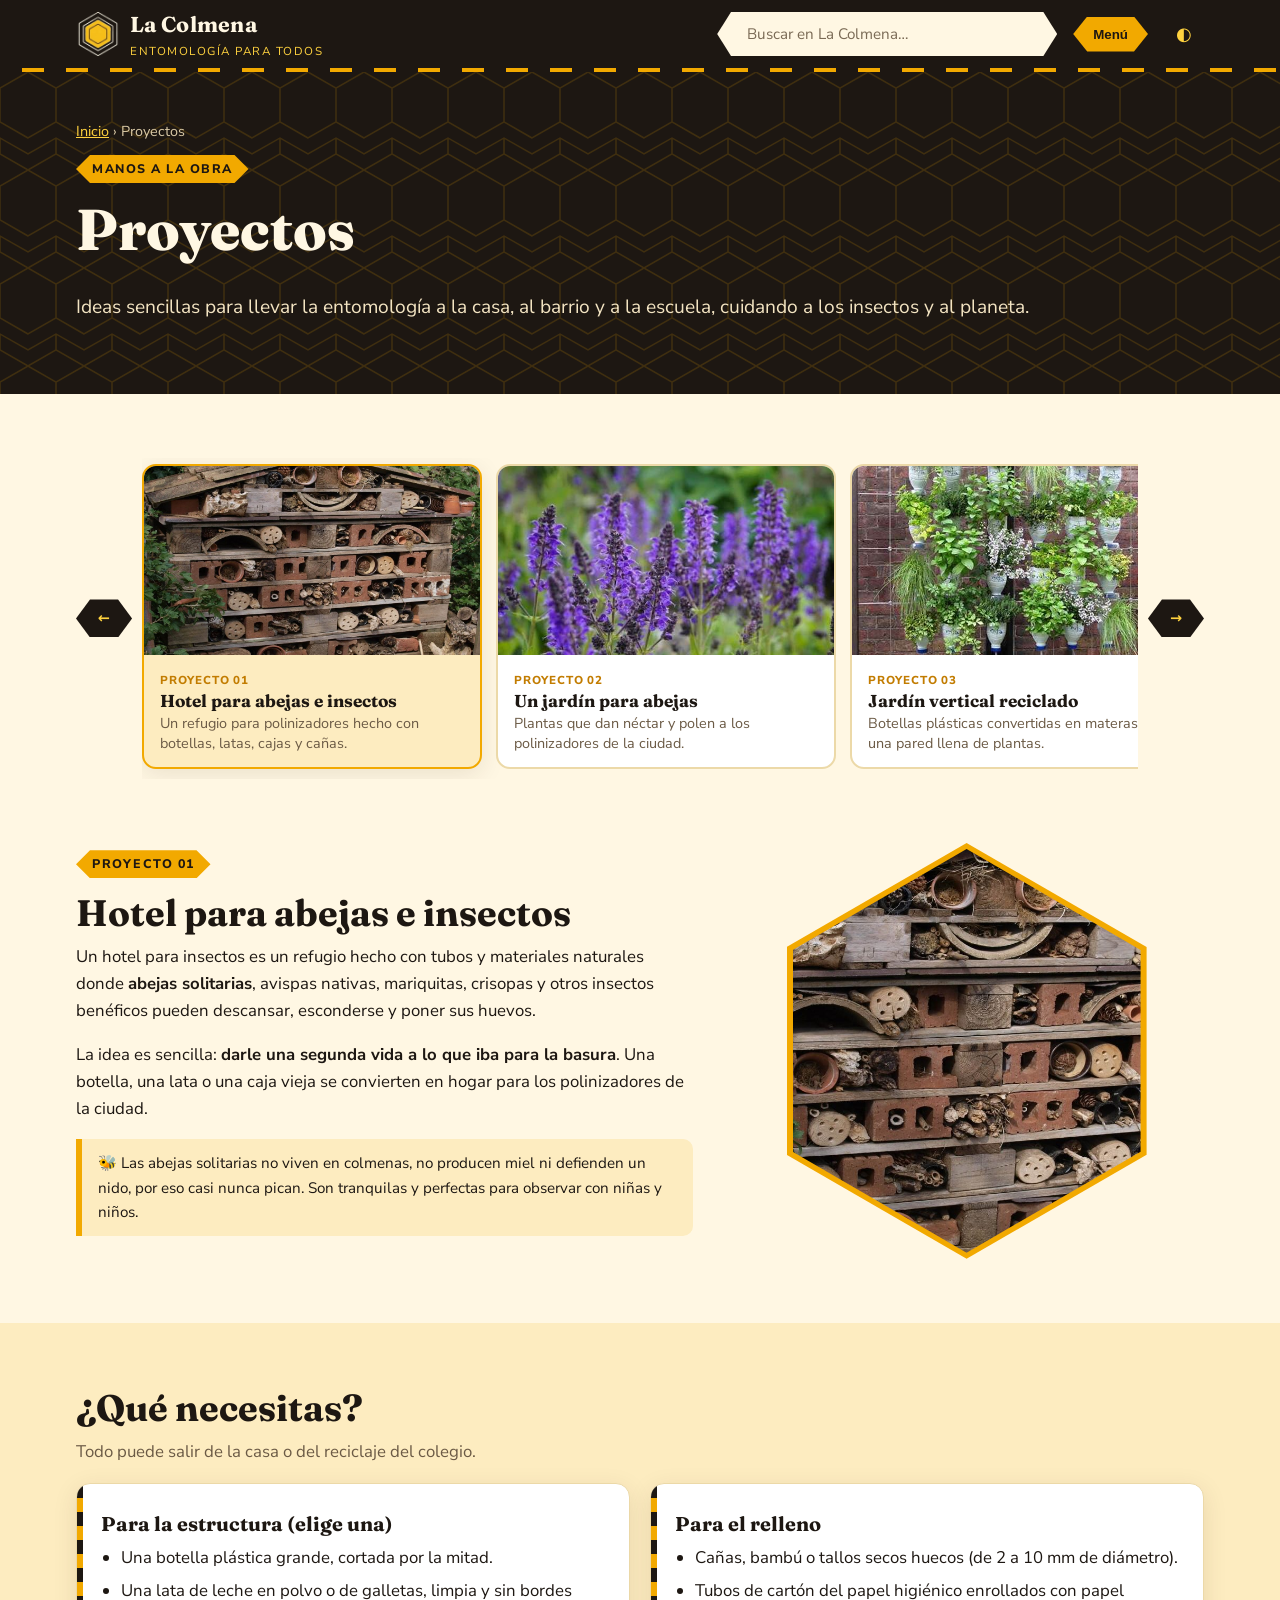
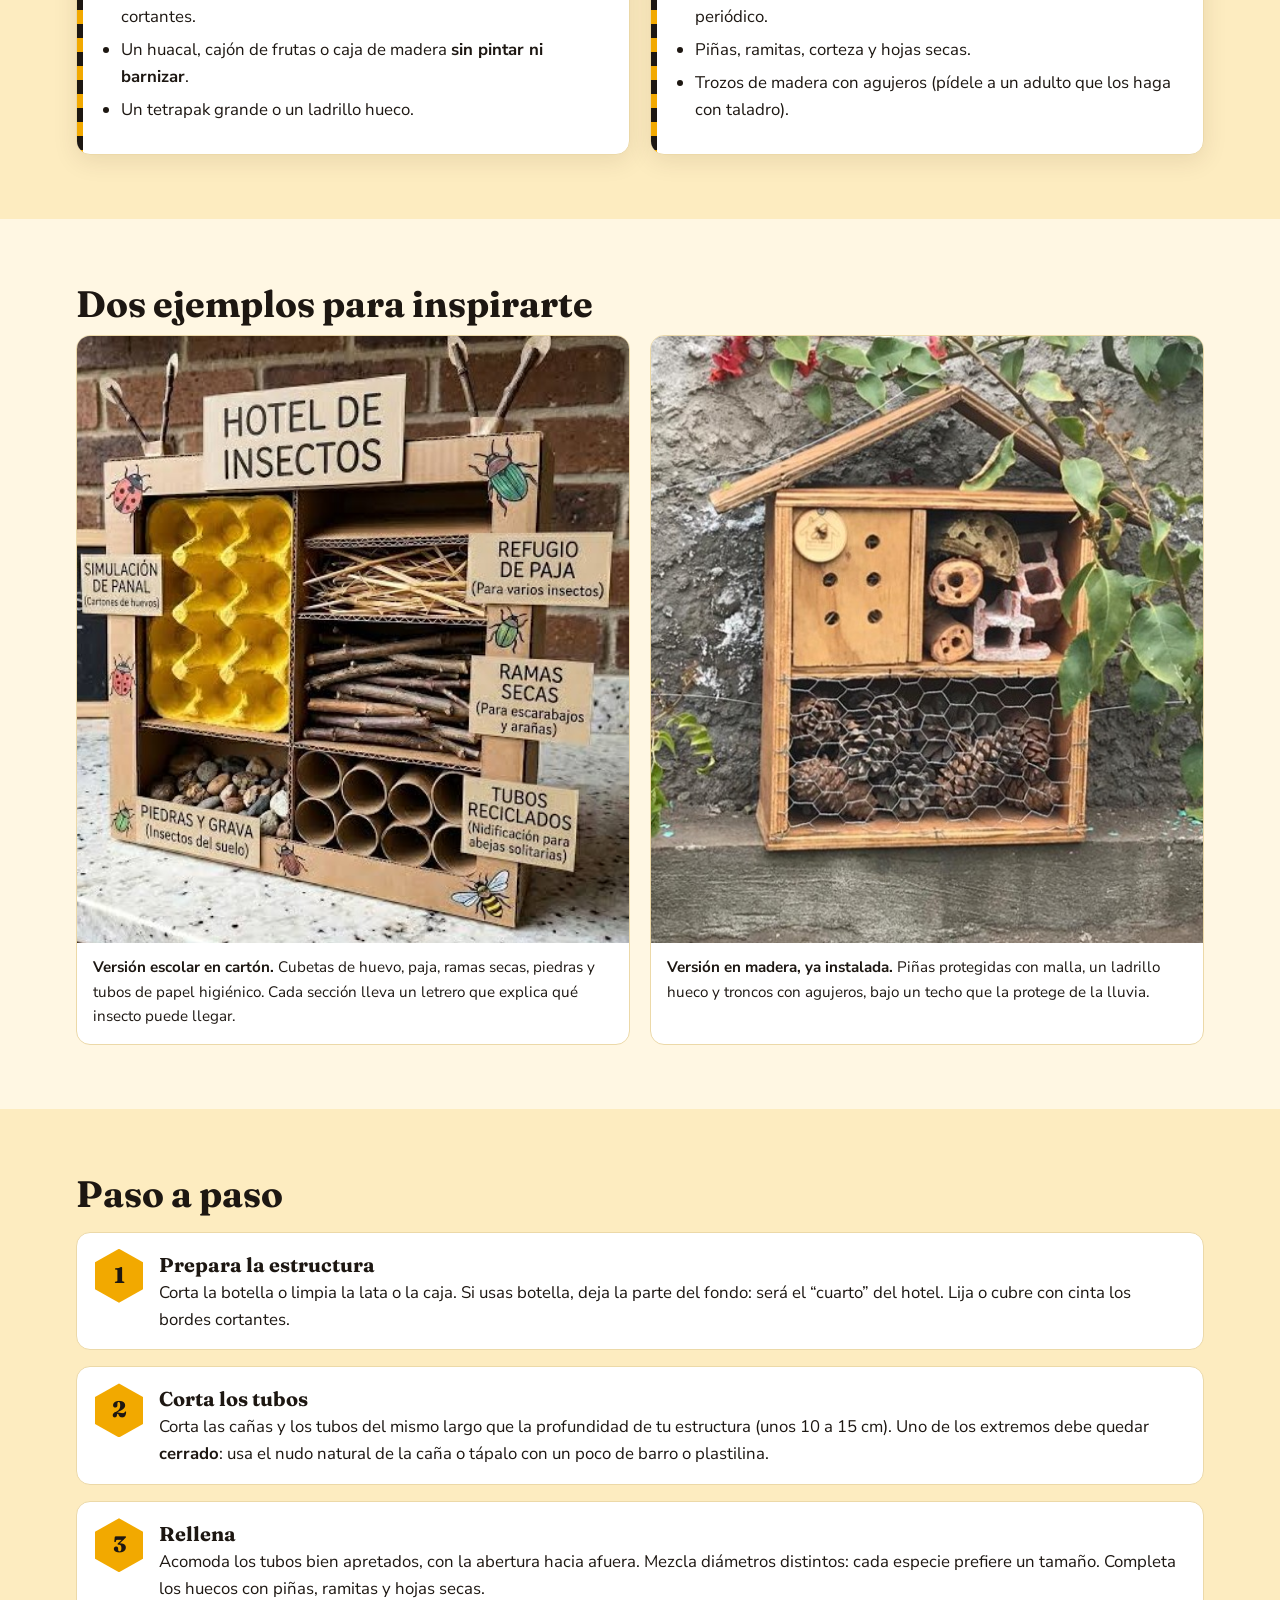
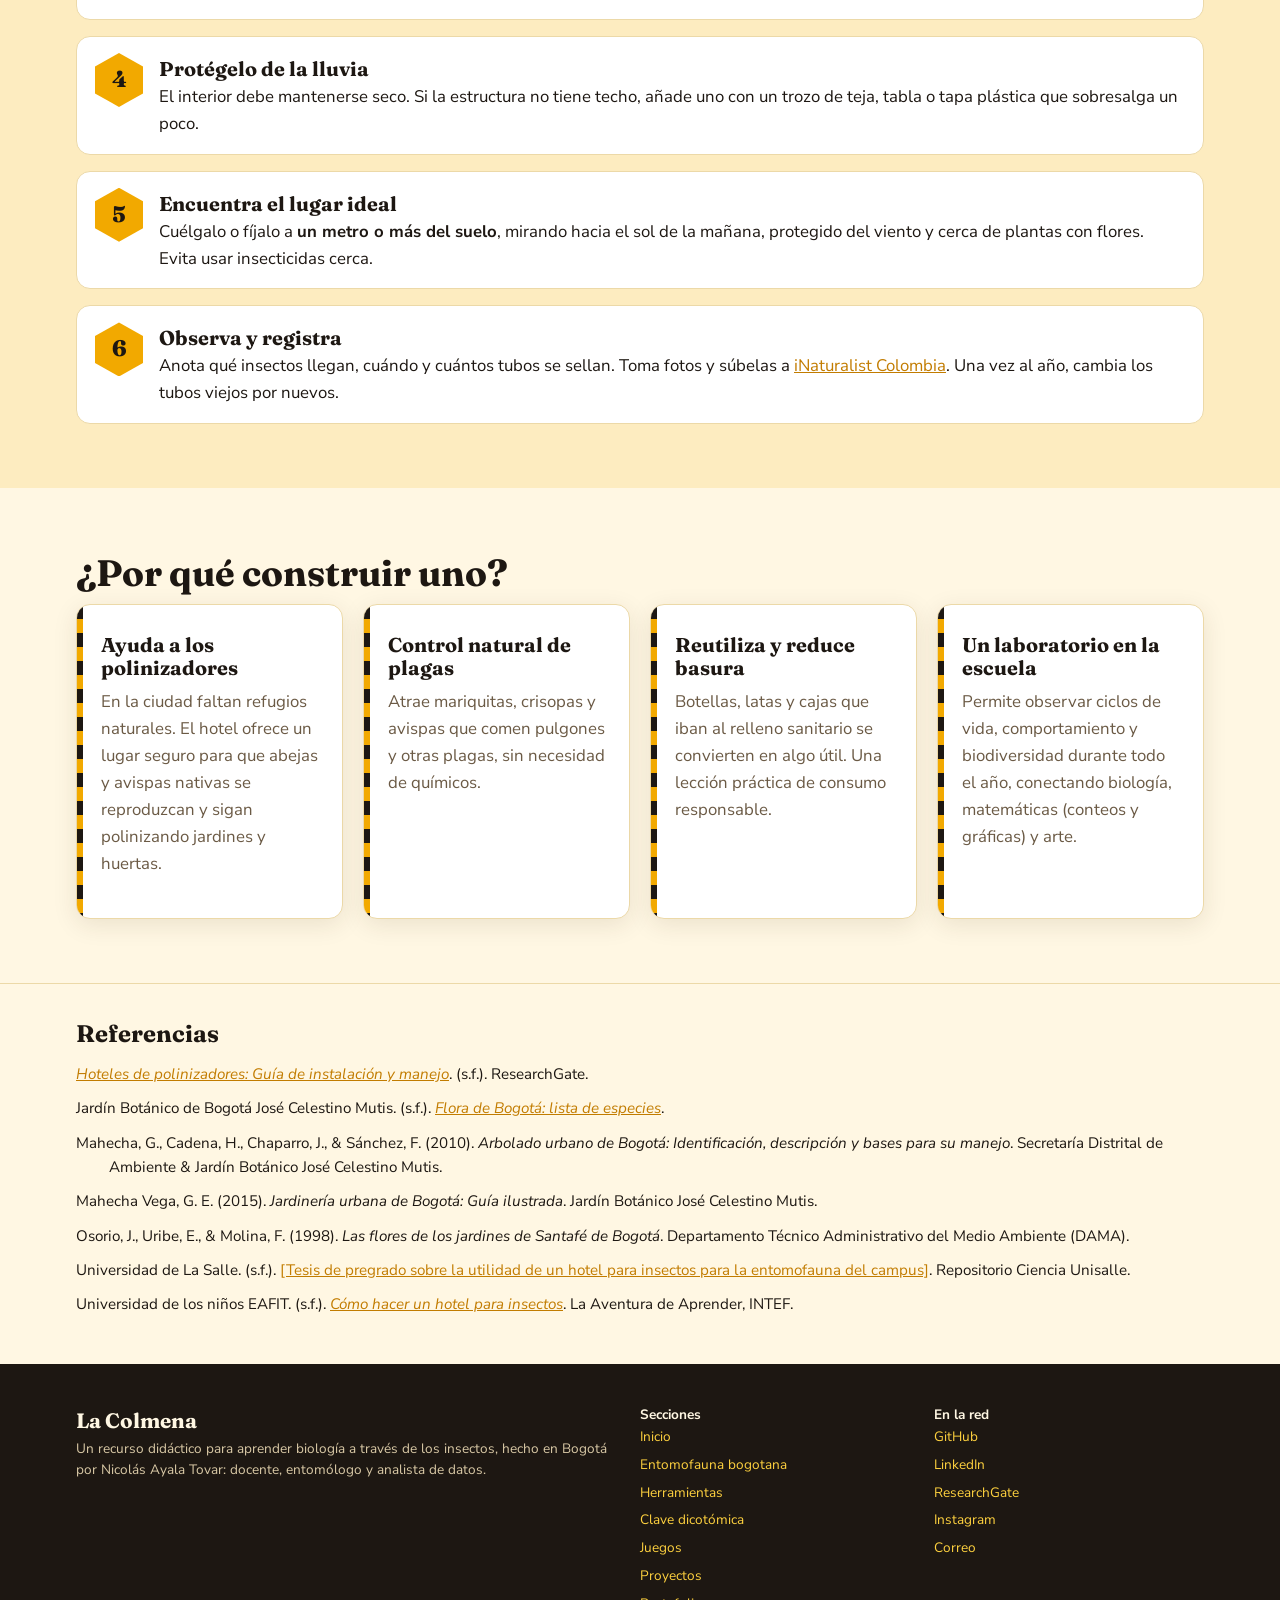
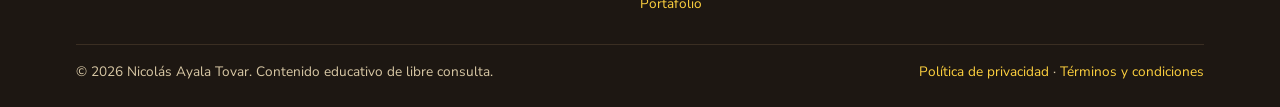
<file: web/proyectos.html>
<!doctype html>
<html lang="es-CO">
<head>
  <meta charset="utf-8">
  <meta name="viewport" content="width=device-width, initial-scale=1">
  <title>Proyectos: hotel para insectos, jardines y compostera · La Colmena</title>
  <meta name="description" content="Proyectos para la casa y la escuela: hotel para insectos, jardín para abejas, jardín vertical con botellas recicladas y compostera, explicados paso a paso.">
  <meta name="author" content="Nicolás Ayala Tovar">
  <link rel="canonical" href="https://lacolmena.site/proyectos.html">
  <meta property="og:type" content="article">
  <meta property="og:site_name" content="La Colmena">
  <meta property="og:locale" content="es_CO">
  <meta property="og:title" content="Hotel para abejas e insectos con material reutilizado">
  <meta property="og:description" content="Un proyecto sencillo para la casa o la escuela que ayuda a los polinizadores y le da una segunda vida a lo que iba a la basura.">
  <meta property="og:url" content="https://lacolmena.site/proyectos.html">
  <meta name="twitter:card" content="summary_large_image">
  <link rel="preconnect" href="https://fonts.googleapis.com">
  <link rel="preconnect" href="https://fonts.gstatic.com" crossorigin>
  <link href="https://fonts.googleapis.com/css2?family=Fraunces:opsz,wght@9..144,600;9..144,800&family=Nunito+Sans:wght@400;700;800&display=swap" rel="stylesheet">
  <link rel="stylesheet" href="css/styles.css">
  <link rel="icon" href="img/favicon-32.png" type="image/png" sizes="32x32">
  <link rel="apple-touch-icon" href="img/apple-touch-icon.png">
  <script type="application/ld+json">
  {
    "@context": "https://schema.org", "@type": "HowTo",
    "name": "Cómo construir un hotel para abejas e insectos con material reutilizado",
    "description": "Proyecto escolar y familiar para dar refugio a abejas solitarias, mariquitas y otros insectos benéficos.",
    "image": ["https://lacolmena.site/img/Hotel%20para%20insectos.jpg", "https://lacolmena.site/img/Hotel%20para%20insectos%202.jpg", "https://lacolmena.site/img/Hotel%20para%20insectos%203.jpeg"],
    "inLanguage": "es-CO",
    "author": { "@type": "Person", "name": "Nicolás Ayala Tovar" },
    "supply": [
      { "@type": "HowToSupply", "name": "Botella plástica, lata o caja de madera" },
      { "@type": "HowToSupply", "name": "Cañas, bambú o tallos huecos" },
      { "@type": "HowToSupply", "name": "Tubos de cartón, piñas, ramitas y hojas secas" }
    ],
    "step": [
      { "@type": "HowToStep", "name": "Prepara la estructura", "text": "Corta una botella, limpia una lata o usa una caja de madera sin pintar como marco." },
      { "@type": "HowToStep", "name": "Rellénala", "text": "Llena el marco con cañas y tubos de distintos diámetros, bien apretados, y completa los espacios con piñas, ramitas y hojas secas." },
      { "@type": "HowToStep", "name": "Protégela de la lluvia", "text": "Asegúrate de que el fondo esté cerrado y de que el techo sobresalga para que el interior no se moje." },
      { "@type": "HowToStep", "name": "Ubícala", "text": "Cuélgala a un metro o más del suelo, mirando hacia el sol de la mañana y cerca de plantas con flores." }
    ]
  }
  </script>
</head>
<body>
  <main>
    <section class="heroe heroe-mini panal-bg">
      <div class="wrap">
        <nav class="migas small" aria-label="Ruta de navegación"><a href="index.html">Inicio</a> › <span aria-current="page">Proyectos</span></nav>
        <span class="etiqueta">Manos a la obra</span>
        <h1>Proyectos</h1>
        <p class="lead">Ideas sencillas para llevar la entomología a la casa, al barrio y a la escuela, cuidando a los insectos y al planeta.</p>
      </div>
    </section>

    <div class="selector" aria-label="Elige un proyecto">
    <section class="selector-zona" aria-label="Proyectos disponibles">
      <div class="wrap"><div class="selector-barra"></div></div>
    </section>

    <article id="hotel-insectos" class="proyecto-articulo selector-panel" data-sel-etiqueta="Proyecto 01" data-sel-titulo="Hotel para abejas e insectos"
             data-sel-resumen="Un refugio para polinizadores hecho con botellas, latas, cajas y cañas." data-sel-foto="img/Hotel para insectos.jpg">
      <section>
        <div class="wrap proyecto-intro">
          <div>
            <span class="etiqueta">Proyecto 01</span>
            <h2>Hotel para abejas e insectos</h2>
            <p>Un hotel para insectos es un refugio hecho con tubos y materiales naturales donde <strong>abejas solitarias</strong>, avispas nativas, mariquitas, crisopas y otros insectos benéficos pueden descansar, esconderse y poner sus huevos.</p>
            <p>La idea es sencilla: <strong>darle una segunda vida a lo que iba para la basura</strong>. Una botella, una lata o una caja vieja se convierten en hogar para los polinizadores de la ciudad.</p>
            <p class="nota small">🐝 Las abejas solitarias no viven en colmenas, no producen miel ni defienden un nido, por eso casi nunca pican. Son tranquilas y perfectas para observar con niñas y niños.</p>
          </div>
          <figure class="foto-especie foto-proyecto">
            <img src="img/Hotel%20para%20insectos.jpg" alt="Hotel para abejas e insectos hecho con materiales reutilizados"
                 onerror="this.parentElement.classList.add('sin-foto'); this.remove();">
          </figure>
        </div>
      </section>

      <section class="seccion-alt">
        <div class="wrap">
          <h2>¿Qué necesitas?</h2>
          <p class="muted">Todo puede salir de la casa o del reciclaje del colegio.</p>
          <div class="grid grid-2">
            <div class="tarjeta">
              <h3>Para la estructura (elige una)</h3>
              <ul class="lista-materiales">
                <li>Una botella plástica grande, cortada por la mitad.</li>
                <li>Una lata de leche en polvo o de galletas, limpia y sin bordes cortantes.</li>
                <li>Un huacal, cajón de frutas o caja de madera <strong>sin pintar ni barnizar</strong>.</li>
                <li>Un tetrapak grande o un ladrillo hueco.</li>
              </ul>
            </div>
            <div class="tarjeta">
              <h3>Para el relleno</h3>
              <ul class="lista-materiales">
                <li>Cañas, bambú o tallos secos huecos (de 2 a 10 mm de diámetro).</li>
                <li>Tubos de cartón del papel higiénico enrollados con papel periódico.</li>
                <li>Piñas, ramitas, corteza y hojas secas.</li>
                <li>Trozos de madera con agujeros (pídele a un adulto que los haga con taladro).</li>
              </ul>
            </div>
          </div>
        </div>
      </section>

      <section aria-labelledby="titulo-ejemplos">
        <div class="wrap">
          <h2 id="titulo-ejemplos">Dos ejemplos para inspirarte</h2>
          <div class="grid grid-2 galeria-proyecto">
            <figure>
              <img src="img/Hotel%20para%20insectos%202.jpg" alt="Hotel de insectos hecho en cartón con cubetas de huevo, paja, ramas secas, piedras y tubos de cartón, cada sección con su letrero" loading="lazy" decoding="async">
              <figcaption><strong>Versión escolar en cartón.</strong> Cubetas de huevo, paja, ramas secas, piedras y tubos de papel higiénico. Cada sección lleva un letrero que explica qué insecto puede llegar.</figcaption>
            </figure>
            <figure>
              <img src="img/Hotel%20para%20insectos%203.jpeg" alt="Hotel de insectos de madera con techo a dos aguas, instalado en una pared, con piñas, ladrillo hueco y troncos perforados" loading="lazy" decoding="async">
              <figcaption><strong>Versión en madera, ya instalada.</strong> Piñas protegidas con malla, un ladrillo hueco y troncos con agujeros, bajo un techo que la protege de la lluvia.</figcaption>
            </figure>
          </div>
        </div>
      </section>

      <section class="seccion-alt">
        <div class="wrap">
          <h2>Paso a paso</h2>
          <ol class="pasos">
            <li><span class="paso-num" aria-hidden="true">1</span><div><h3>Prepara la estructura</h3><p>Corta la botella o limpia la lata o la caja. Si usas botella, deja la parte del fondo: será el “cuarto” del hotel. Lija o cubre con cinta los bordes cortantes.</p></div></li>
            <li><span class="paso-num" aria-hidden="true">2</span><div><h3>Corta los tubos</h3><p>Corta las cañas y los tubos del mismo largo que la profundidad de tu estructura (unos 10 a 15 cm). Uno de los extremos debe quedar <strong>cerrado</strong>: usa el nudo natural de la caña o tápalo con un poco de barro o plastilina.</p></div></li>
            <li><span class="paso-num" aria-hidden="true">3</span><div><h3>Rellena</h3><p>Acomoda los tubos bien apretados, con la abertura hacia afuera. Mezcla diámetros distintos: cada especie prefiere un tamaño. Completa los huecos con piñas, ramitas y hojas secas.</p></div></li>
            <li><span class="paso-num" aria-hidden="true">4</span><div><h3>Protégelo de la lluvia</h3><p>El interior debe mantenerse seco. Si la estructura no tiene techo, añade uno con un trozo de teja, tabla o tapa plástica que sobresalga un poco.</p></div></li>
            <li><span class="paso-num" aria-hidden="true">5</span><div><h3>Encuentra el lugar ideal</h3><p>Cuélgalo o fíjalo a <strong>un metro o más del suelo</strong>, mirando hacia el sol de la mañana, protegido del viento y cerca de plantas con flores. Evita usar insecticidas cerca.</p></div></li>
            <li><span class="paso-num" aria-hidden="true">6</span><div><h3>Observa y registra</h3><p>Anota qué insectos llegan, cuándo y cuántos tubos se sellan. Toma fotos y súbelas a <a href="https://colombia.inaturalist.org/" target="_blank" rel="noopener">iNaturalist Colombia</a>. Una vez al año, cambia los tubos viejos por nuevos.</p></div></li>
          </ol>
        </div>
      </section>

      <section>
        <div class="wrap">
          <h2>¿Por qué construir uno?</h2>
          <div class="grid grid-4">
            <div class="tarjeta"><h3>Ayuda a los polinizadores</h3><p class="muted">En la ciudad faltan refugios naturales. El hotel ofrece un lugar seguro para que abejas y avispas nativas se reproduzcan y sigan polinizando jardines y huertas.</p></div>
            <div class="tarjeta"><h3>Control natural de plagas</h3><p class="muted">Atrae mariquitas, crisopas y avispas que comen pulgones y otras plagas, sin necesidad de químicos.</p></div>
            <div class="tarjeta"><h3>Reutiliza y reduce basura</h3><p class="muted">Botellas, latas y cajas que iban al relleno sanitario se convierten en algo útil. Una lección práctica de consumo responsable.</p></div>
            <div class="tarjeta"><h3>Un laboratorio en la escuela</h3><p class="muted">Permite observar ciclos de vida, comportamiento y biodiversidad durante todo el año, conectando biología, matemáticas (conteos y gráficas) y arte.</p></div>
          </div>
        </div>
      </section>
    </article>

    <article id="jardin-abejas" class="proyecto-articulo selector-panel" data-sel-etiqueta="Proyecto 02" data-sel-titulo="Un jardín para abejas"
             data-sel-resumen="Plantas que dan néctar y polen a los polinizadores de la ciudad." data-sel-foto="img/Salvia bogotensis.jpg">
      <section>
        <div class="wrap proyecto-intro">
          <div>
            <span class="etiqueta">Proyecto 02</span>
            <h2>Un jardín para abejas</h2>
            <p>Abejas, abejorros, sírfidos y mariposas necesitan flores con <strong>néctar</strong> (su energía) y <strong>polen</strong> (su proteína) durante todo el año. En la ciudad cada vez hay menos, pero un balcón, una terraza, un antejardín o la huerta del colegio pueden convertirse en una estación de recarga.</p>
            <p>No hace falta mucho espacio: basta con unas materas, botellas cortadas o llantas viejas y las plantas adecuadas. Aquí te presentamos algunas que se dan bien en Bogotá y que los polinizadores visitan con frecuencia.</p>
            <p class="nota small">Combina este proyecto con el <a href="#hotel-insectos">hotel para insectos</a>: el jardín les da comida y el hotel les da refugio. Juntos forman un hábitat completo.</p>
          </div>
          <figure class="foto-especie foto-proyecto">
            <img src="img/Salvia%20bogotensis.jpg" alt="Flores azul violeta de lavanda, Salvia bogotensis">
          </figure>
        </div>
      </section>

      <section class="seccion-alt" aria-labelledby="titulo-plantas">
        <div class="wrap">
          <h2 id="titulo-plantas">Plantas que atraen polinizadores</h2>
          <p class="muted">Cada ficha indica de dónde viene la planta, cuánta luz necesita y qué visitantes puedes esperar. Siempre que puedas, prefiere las plantas nativas: la flora local alimenta mejor a los polinizadores locales.</p>
          <div class="album" id="plantas"></div>
        </div>
      </section>

      <section>
        <div class="wrap">
          <h2>Cómo armar tu jardín</h2>
          <ol class="pasos">
            <li><span class="paso-num" aria-hidden="true">1</span><div><h3>Busca el sol</h3><p>Elige un lugar que reciba sol directo al menos cinco o seis horas al día. Los polinizadores son más activos con calor y la mayoría de estas plantas florece mejor a pleno sol.</p></div></li>
            <li><span class="paso-num" aria-hidden="true">2</span><div><h3>Mezcla formas y épocas de floración</h3><p>Combina flores tubulares, como la lavanda o el romero, para abejorros de lengua larga, con flores abiertas, como la manzanilla o la caléndula, para moscas y abejas pequeñas. Así habrá algo en flor casi todo el año.</p></div></li>
            <li><span class="paso-num" aria-hidden="true">3</span><div><h3>Siembra en grupos</h3><p>Varias plantas de la misma especie juntas forman una mancha de color fácil de encontrar. A los polinizadores les rinde más visitar muchas flores iguales seguidas.</p></div></li>
            <li><span class="paso-num" aria-hidden="true">4</span><div><h3>Nada de insecticidas</h3><p>Los insecticidas no distinguen entre plagas y polinizadores. Si aparecen pulgones, deja que mariquitas, crisopas y larvas de sírfidos hagan el trabajo.</p></div></li>
            <li><span class="paso-num" aria-hidden="true">5</span><div><h3>Agua y tierra desnuda</h3><p>Pon un plato con agua poco profunda y piedras para que se posen a beber. Deja también un rincón de tierra sin cubrir: muchas abejas solitarias hacen su nido en el suelo.</p></div></li>
            <li><span class="paso-num" aria-hidden="true">6</span><div><h3>Observa y registra</h3><p>Anota qué visitantes llegan a cada planta y a qué hora. Compara tus fotos con el <a href="entomofauna.html">álbum de entomofauna</a> y súbelas a <a href="https://colombia.inaturalist.org/" target="_blank" rel="noopener">iNaturalist Colombia</a>.</p></div></li>
          </ol>
        </div>
      </section>
    </article>

    <article id="jardin-vertical" class="proyecto-articulo selector-panel" data-sel-etiqueta="Proyecto 03" data-sel-titulo="Jardín vertical reciclado"
             data-sel-resumen="Botellas plásticas convertidas en materas para una pared llena de plantas." data-sel-foto="img/jardin1.jpg">
      <section>
        <div class="wrap proyecto-intro">
          <div>
            <span class="etiqueta">Proyecto 03</span>
            <h2>Un jardín vertical con material reciclado</h2>
            <p>¿No hay espacio para sembrar? Entonces siembra hacia arriba. Un <strong>jardín vertical</strong> aprovecha una pared, una reja o un balcón para cultivar plantas en materas hechas con <strong>botellas plásticas</strong> que iban a la basura.</p>
            <p>Además de verse bonito, el jardín da sombra a la pared, ayuda a refrescar el aire y, si eliges bien las plantas, ofrece flores a abejas y sírfidos y aromáticas para la cocina.</p>
            <p class="nota small">Combínalo con el <a href="#jardin-abejas">jardín para abejas</a>: muchas de sus plantas, como el tomillo, la manzanilla o la caléndula, crecen muy bien en botellas.</p>
          </div>
          <figure class="foto-especie foto-proyecto">
            <img src="img/jardin1.jpg" alt="Jardín vertical de botellas plásticas colgadas en un marco, con plantas aromáticas y flores">
          </figure>
        </div>
      </section>

      <section class="seccion-alt">
        <div class="wrap">
          <h2>¿Qué necesitas?</h2>
          <p class="muted">Casi todo sale del reciclaje de la casa o del colegio.</p>
          <div class="grid grid-2">
            <div class="tarjeta">
              <h3>Para las materas</h3>
              <ul class="lista-materiales">
                <li>Botellas plásticas de 1,5 a 3 litros, limpias y sin etiqueta.</li>
                <li>Tijeras o bisturí (con ayuda de un adulto) y un clavo caliente o taladro para los agujeros de drenaje.</li>
                <li>Pintura acrílica, si quieres decorarlas.</li>
              </ul>
            </div>
            <div class="tarjeta">
              <h3>Para colgarlas y sembrar</h3>
              <ul class="lista-materiales">
                <li>Cuerda, alambre dulce o cabuya, y un tubo, palo o reja de donde colgar.</li>
                <li>Tierra negra mezclada con compost (¡puede salir de tu <a href="#compostera">compostera</a>!).</li>
                <li>Plántulas o semillas: aromáticas, fresas, lechugas, suculentas o flores.</li>
              </ul>
            </div>
          </div>
        </div>
      </section>

      <section aria-labelledby="titulo-ejemplos-vertical">
        <div class="wrap">
          <h2 id="titulo-ejemplos-vertical">Tres ideas para inspirarte</h2>
          <div class="grid grid-3 galeria-proyecto">
            <figure>
              <img src="img/jardin1.jpg" alt="Botellas colgadas boca abajo en un marco metálico frente a una pared de ladrillo" loading="lazy" decoding="async">
              <figcaption><strong>Botellas en cascada.</strong> Colgadas boca abajo, una sobre otra: el agua que sobra en una botella gotea a la de abajo, así se riega toda la columna desde arriba.</figcaption>
            </figure>
            <figure>
              <img src="img/jardin2.jpg" alt="Muro con filas de botellas cortadas a lo largo y sembradas con flores y hortalizas" loading="lazy" decoding="async">
              <figcaption><strong>Botellas acostadas.</strong> Cortadas a lo largo y colgadas en filas sobre un muro. Tienen más espacio para la tierra, ideales para lechugas, fresas y flores.</figcaption>
            </figure>
            <figure>
              <img src="img/jardin3.jpg" alt="Botellas pintadas de rojo con puntos blancos, colgadas en una pared y sembradas con plantas" loading="lazy" decoding="async">
              <figcaption><strong>Botellas pintadas.</strong> Un toque de color convierte el proyecto en arte. Pinta solo por fuera y deja la tapa abierta para que drene el agua.</figcaption>
            </figure>
          </div>
        </div>
      </section>

      <section class="seccion-alt">
        <div class="wrap">
          <h2>Paso a paso</h2>
          <ol class="pasos">
            <li><span class="paso-num" aria-hidden="true">1</span><div><h3>Escoge la pared</h3><p>Busca un lugar que reciba sol al menos cuatro o cinco horas al día y que esté al alcance para regar. Una pared de ladrillo, una reja o el marco de una ventana sirven.</p></div></li>
            <li><span class="paso-num" aria-hidden="true">2</span><div><h3>Corta las botellas</h3><p>Para botellas acostadas, abre una ventana a lo largo de un costado. Para botellas en cascada, corta la base y deja la tapa: quedará abajo. Lija o cubre con cinta los bordes cortantes.</p></div></li>
            <li><span class="paso-num" aria-hidden="true">3</span><div><h3>Haz el drenaje</h3><p>Abre dos o tres agujeros pequeños en la parte más baja de cada botella. Sin drenaje, el agua se acumula y las raíces se pudren.</p></div></li>
            <li><span class="paso-num" aria-hidden="true">4</span><div><h3>Cuélgalas</h3><p>Pasa cuerda o alambre por agujeros en los extremos y amárralas a la reja o al tubo, dejando unos 20 cm entre filas para que las plantas crezcan.</p></div></li>
            <li><span class="paso-num" aria-hidden="true">5</span><div><h3>Siembra</h3><p>Llena con tierra mezclada con compost, siembra y riega despacio. Pon arriba las plantas que necesitan menos agua y abajo las que necesitan más, porque el agua baja.</p></div></li>
            <li><span class="paso-num" aria-hidden="true">6</span><div><h3>Cuida y observa</h3><p>Riega cuando la tierra se sienta seca al tacto. Mira quién visita tu jardín: pulgones, mariquitas, sírfidos y abejas. No dejes platos con agua quieta debajo: ahí se crían los zancudos.</p></div></li>
          </ol>
        </div>
      </section>

      <section>
        <div class="wrap">
          <h2>¿Por qué construir uno?</h2>
          <div class="grid grid-4">
            <div class="tarjeta"><h3>Menos plástico en la basura</h3><p class="muted">Cada botella reutilizada es una botella menos en el relleno sanitario, donde tardaría cientos de años en degradarse.</p></div>
            <div class="tarjeta"><h3>Verde en poco espacio</h3><p class="muted">Ideal para apartamentos, patios de cemento y colegios sin zonas verdes: el jardín crece hacia arriba.</p></div>
            <div class="tarjeta"><h3>Alimento para polinizadores</h3><p class="muted">Las flores y aromáticas atraen abejas, abejorros y sírfidos, que encuentran comida en medio de la ciudad.</p></div>
            <div class="tarjeta"><h3>Ciencia en la pared</h3><p class="muted">Permite comparar riegos, tipos de tierra o cantidad de luz, medir el crecimiento y registrar a los insectos visitantes.</p></div>
          </div>
        </div>
      </section>
    </article>

    <article id="compostera" class="proyecto-articulo selector-panel" data-sel-etiqueta="Proyecto 04" data-sel-titulo="Una compostera"
             data-sel-resumen="Convierte los restos de cocina en abono con la ayuda de insectos y otros descomponedores." data-sel-foto="img/compostera1.jpg">
      <section>
        <div class="wrap proyecto-intro">
          <div>
            <span class="etiqueta">Proyecto 04</span>
            <h2>Una compostera</h2>
            <p>Cerca de la mitad de la basura de una casa son restos de comida y de plantas. En una <strong>compostera</strong> esos restos se transforman en <strong>compost</strong>: un abono oscuro, con olor a tierra de bosque, que devuelve los nutrientes al suelo.</p>
            <p>El trabajo no lo hacemos nosotros: lo hacen millones de <strong>descomponedores</strong>. Bacterias y hongos, pero también lombrices, cochinillas, ácaros, colémbolos y muchos insectos, como larvas de mosca soldado, escarabajos y moscas de la fruta.</p>
            <p class="nota small">Una compostera es un pequeño ecosistema y el mejor lugar para observar la <strong>red de los descomponedores</strong>, la parte de la red trófica que casi nunca vemos.</p>
          </div>
          <figure class="foto-especie foto-proyecto">
            <img src="img/compostera1.jpg" alt="Compostera de madera abierta, con compost oscuro en su interior">
          </figure>
        </div>
      </section>

      <section class="seccion-alt" aria-labelledby="titulo-versiones-compost">
        <div class="wrap">
          <h2 id="titulo-versiones-compost">Dos versiones</h2>
          <div class="grid grid-3 galeria-proyecto">
            <figure>
              <img src="img/compostera1.jpg" alt="Compostera de madera con tapa, abierta, junto a otra compostera de plástico" loading="lazy" decoding="async">
              <figcaption><strong>Clásica de madera, con tapa.</strong> Un cajón de tablas con rendijas para que entre el aire. La tapa conserva la humedad y la protege de la lluvia.</figcaption>
            </figure>
            <figure>
              <img src="img/compostera2.jpg" alt="Compostera de tablas oscuras al aire libre, llena de restos de plantas y flores" loading="lazy" decoding="async">
              <figcaption><strong>Clásica de madera, abierta.</strong> Ideal para patios y huertas escolares, donde se juntan muchas hojas secas y restos de poda.</figcaption>
            </figure>
            <figure>
              <img src="img/compostera3.jpg" alt="Tres canecas plásticas apiladas, de color verde y gris, en una terraza con plantas" loading="lazy" decoding="async">
              <figcaption><strong>De canecas apiladas.</strong> Para apartamentos y balcones. Los restos bajan de una caneca a otra mientras se descomponen y el líquido que escurre se recoge abajo.</figcaption>
            </figure>
          </div>
        </div>
      </section>

      <section>
        <div class="wrap">
          <h2>¿Qué le echo?</h2>
          <p class="muted">El secreto es mezclar por partes iguales materiales «verdes», húmedos y ricos en nitrógeno, con materiales «marrones», secos y ricos en carbono.</p>
          <div class="grid grid-3">
            <div class="tarjeta">
              <h3>Verdes</h3>
              <ul class="lista-materiales">
                <li>Cáscaras y restos de frutas y verduras.</li>
                <li>Cuncho de café y bolsitas de aromática (sin grapa).</li>
                <li>Pasto recién cortado y restos de plantas.</li>
              </ul>
            </div>
            <div class="tarjeta">
              <h3>Marrones</h3>
              <ul class="lista-materiales">
                <li>Hojas secas, ramitas y aserrín sin químicos.</li>
                <li>Cartón y papel sin tinta brillante, en pedacitos.</li>
                <li>Cáscaras de huevo trituradas.</li>
              </ul>
            </div>
            <div class="tarjeta">
              <h3>Nunca</h3>
              <ul class="lista-materiales">
                <li>Carne, pescado, huesos, lácteos y grasas: dan mal olor y atraen ratas.</li>
                <li>Heces de perros y gatos.</li>
                <li>Plantas enfermas, plástico, vidrio o metal.</li>
              </ul>
            </div>
          </div>
        </div>
      </section>

      <section class="seccion-alt">
        <div class="wrap">
          <h2>Paso a paso</h2>
          <div class="grid grid-2">
            <div>
              <h3>Versión clásica (caja de madera)</h3>
              <ol class="pasos">
                <li><span class="paso-num" aria-hidden="true">1</span><div><h3>Arma el cajón</h3><p>Usa estibas o tablas sin pintar, dejando rendijas de 1 a 2 cm. Un cubo de unos 80 cm de lado es suficiente para un colegio.</p></div></li>
                <li><span class="paso-num" aria-hidden="true">2</span><div><h3>Ubícalo bien</h3><p>Ponlo directamente sobre la tierra, en sombra parcial: así suben lombrices e insectos desde el suelo.</p></div></li>
                <li><span class="paso-num" aria-hidden="true">3</span><div><h3>Arma capas</h3><p>Empieza con ramitas para que circule el aire. Después alterna una capa de verdes con una de marrones.</p></div></li>
                <li><span class="paso-num" aria-hidden="true">4</span><div><h3>Voltea y humedece</h3><p>Cada semana revuelve con una pala para darle oxígeno. La mezcla debe sentirse como una esponja escurrida.</p></div></li>
              </ol>
            </div>
            <div>
              <h3>Versión de canecas plásticas</h3>
              <ol class="pasos">
                <li><span class="paso-num" aria-hidden="true">1</span><div><h3>Perfora las canecas</h3><p>Consigue tres canecas o baldes iguales con tapa. A las dos de arriba hazles agujeros pequeños en el fondo y algunos a los lados para que entre el aire. La de abajo queda sin agujeros: recoge el líquido.</p></div></li>
                <li><span class="paso-num" aria-hidden="true">2</span><div><h3>Apílalas</h3><p>Pon las canecas una sobre otra. Empieza a llenar la de arriba con capas de verdes y marrones, y tápala.</p></div></li>
                <li><span class="paso-num" aria-hidden="true">3</span><div><h3>Rota</h3><p>Cuando la caneca de arriba se llene, pásala al medio y pon arriba una vacía. Al bajar, el material sigue descomponiéndose.</p></div></li>
                <li><span class="paso-num" aria-hidden="true">4</span><div><h3>Usa el lixiviado</h3><p>El líquido de la caneca de abajo se puede diluir en diez partes de agua para regar las plantas.</p></div></li>
              </ol>
            </div>
          </div>
          <p class="nota small">El compost está listo en dos a cuatro meses, cuando es oscuro, suelto y huele a tierra. Si huele mal, le falta aire o tiene demasiados verdes: agrega marrones y revuelve. Si está seco y no se descompone, échale un poco de agua.</p>
        </div>
      </section>

      <section>
        <div class="wrap">
          <h2>Los bichos de la compostera</h2>
          <p class="muted">Toma una muestra de compost, extiéndela sobre una hoja blanca y obsérvala con lupa. Estos son algunos de los habitantes que puedes encontrar:</p>
          <div class="grid grid-4">
            <div class="tarjeta"><h3>Larvas de mosca soldado</h3><p class="muted"><em>Hermetia illucens</em> (Stratiomyidae). Larvas grandes y aplanadas que comen restos de comida a gran velocidad. Los adultos no pican ni entran a las casas.</p></div>
            <div class="tarjeta"><h3>Moscas de la fruta</h3><p class="muted">Aparecen cuando hay fruta expuesta: tapa los restos con una capa de marrones. Conócelas en el <a href="entomofauna.html#drosophilidae">álbum</a>.</p></div>
            <div class="tarjeta"><h3>Estafilínidos</h3><p class="muted">Escarabajos de élitros cortos que cazan larvas y ácaros dentro del compost. Busca su <a href="entomofauna.html#staphylinidae">lámina</a>.</p></div>
            <div class="tarjeta"><h3>No insectos</h3><p class="muted">Lombrices, cochinillas de humedad (crustáceos), milpiés, ácaros y colémbolos. Todos ayudan a triturar y mezclar la materia orgánica.</p></div>
          </div>
        </div>
      </section>
    </article>
    </div>

    <section class="referencias" aria-labelledby="titulo-referencias">
      <div class="wrap">
        <h2 id="titulo-referencias">Referencias</h2>
        <ul class="lista-referencias">
          <li><a href="https://www.researchgate.net/publication/358929372_Hoteles_de_polinizadores_Guia_de_instalacion_y_manejo" target="_blank" rel="noopener"><em>Hoteles de polinizadores: Guía de instalación y manejo</em></a>. (s.f.). ResearchGate.</li>
          <li>Jardín Botánico de Bogotá José Celestino Mutis. (s.f.). <a href="https://florabog.jbb.gov.co/#checklist" target="_blank" rel="noopener"><em>Flora de Bogotá: lista de especies</em></a>.</li>
          <li>Mahecha, G., Cadena, H., Chaparro, J., &amp; Sánchez, F. (2010). <em>Arbolado urbano de Bogotá: Identificación, descripción y bases para su manejo</em>. Secretaría Distrital de Ambiente &amp; Jardín Botánico José Celestino Mutis.</li>
          <li>Mahecha Vega, G. E. (2015). <em>Jardinería urbana de Bogotá: Guía ilustrada</em>. Jardín Botánico José Celestino Mutis.</li>
          <li>Osorio, J., Uribe, E., &amp; Molina, F. (1998). <em>Las flores de los jardines de Santafé de Bogotá</em>. Departamento Técnico Administrativo del Medio Ambiente (DAMA).</li>
          <li>Universidad de La Salle. (s.f.). <a href="https://ciencia.lasalle.edu.co/server/api/core/bitstreams/31dcbc6e-8f24-4987-b7cf-7dec94b8beeb/content" target="_blank" rel="noopener">[Tesis de pregrado sobre la utilidad de un hotel para insectos para la entomofauna del campus]</a>. Repositorio Ciencia Unisalle.</li>
          <li>Universidad de los niños EAFIT. (s.f.). <a href="https://laaventuradeaprender.intef.es/wp-content/uploads/2023/07/Como-hacer-un-hotel-para-insectos-20-12-02_compressed.pdf" target="_blank" rel="noopener"><em>Cómo hacer un hotel para insectos</em></a>. La Aventura de Aprender, INTEF.</li>
        </ul>
      </div>
    </section>
  </main>

  <script src="js/layout.js"></script>
  <script src="js/plantas.js"></script>
  <script>
    // Fichas de plantas, con el mismo estilo de las láminas del álbum
    document.getElementById("plantas").innerHTML = PLANTAS.map((p, i) => `
      <article class="tarjeta lamina planta">
        <header class="lamina-cabeza">
          <span class="lamina-num" aria-label="Ficha ${i + 1}">#${String(i + 1).padStart(2, "0")}</span>
          <span class="planta-origen ${p.origen}">${p.origen === "nativa" ? "Nativa" : "Introducida"}</span>
        </header>
        <h3 class="lamina-nombre">${p.nombre}</h3>
        <p class="nombre-cientifico">${p.cientifico}</p>
        <p class="lamina-taxo small">${p.familia} · ${p.procedencia}</p>
        <p class="lamina-desc">${p.descripcion}</p>
        <p class="small planta-atrae"><strong>Atrae a:</strong> ${p.atrae}</p>
        <figure class="foto-especie">
          <img src="${encodeURI(p.foto)}" alt="${p.nombre} (${p.cientifico})" loading="lazy" decoding="async">
        </figure>
        <footer class="planta-pie small">${p.luz}</footer>
      </article>`).join("");
  </script>
  <script src="js/selector.js"></script>
</body>
</html>
</file>
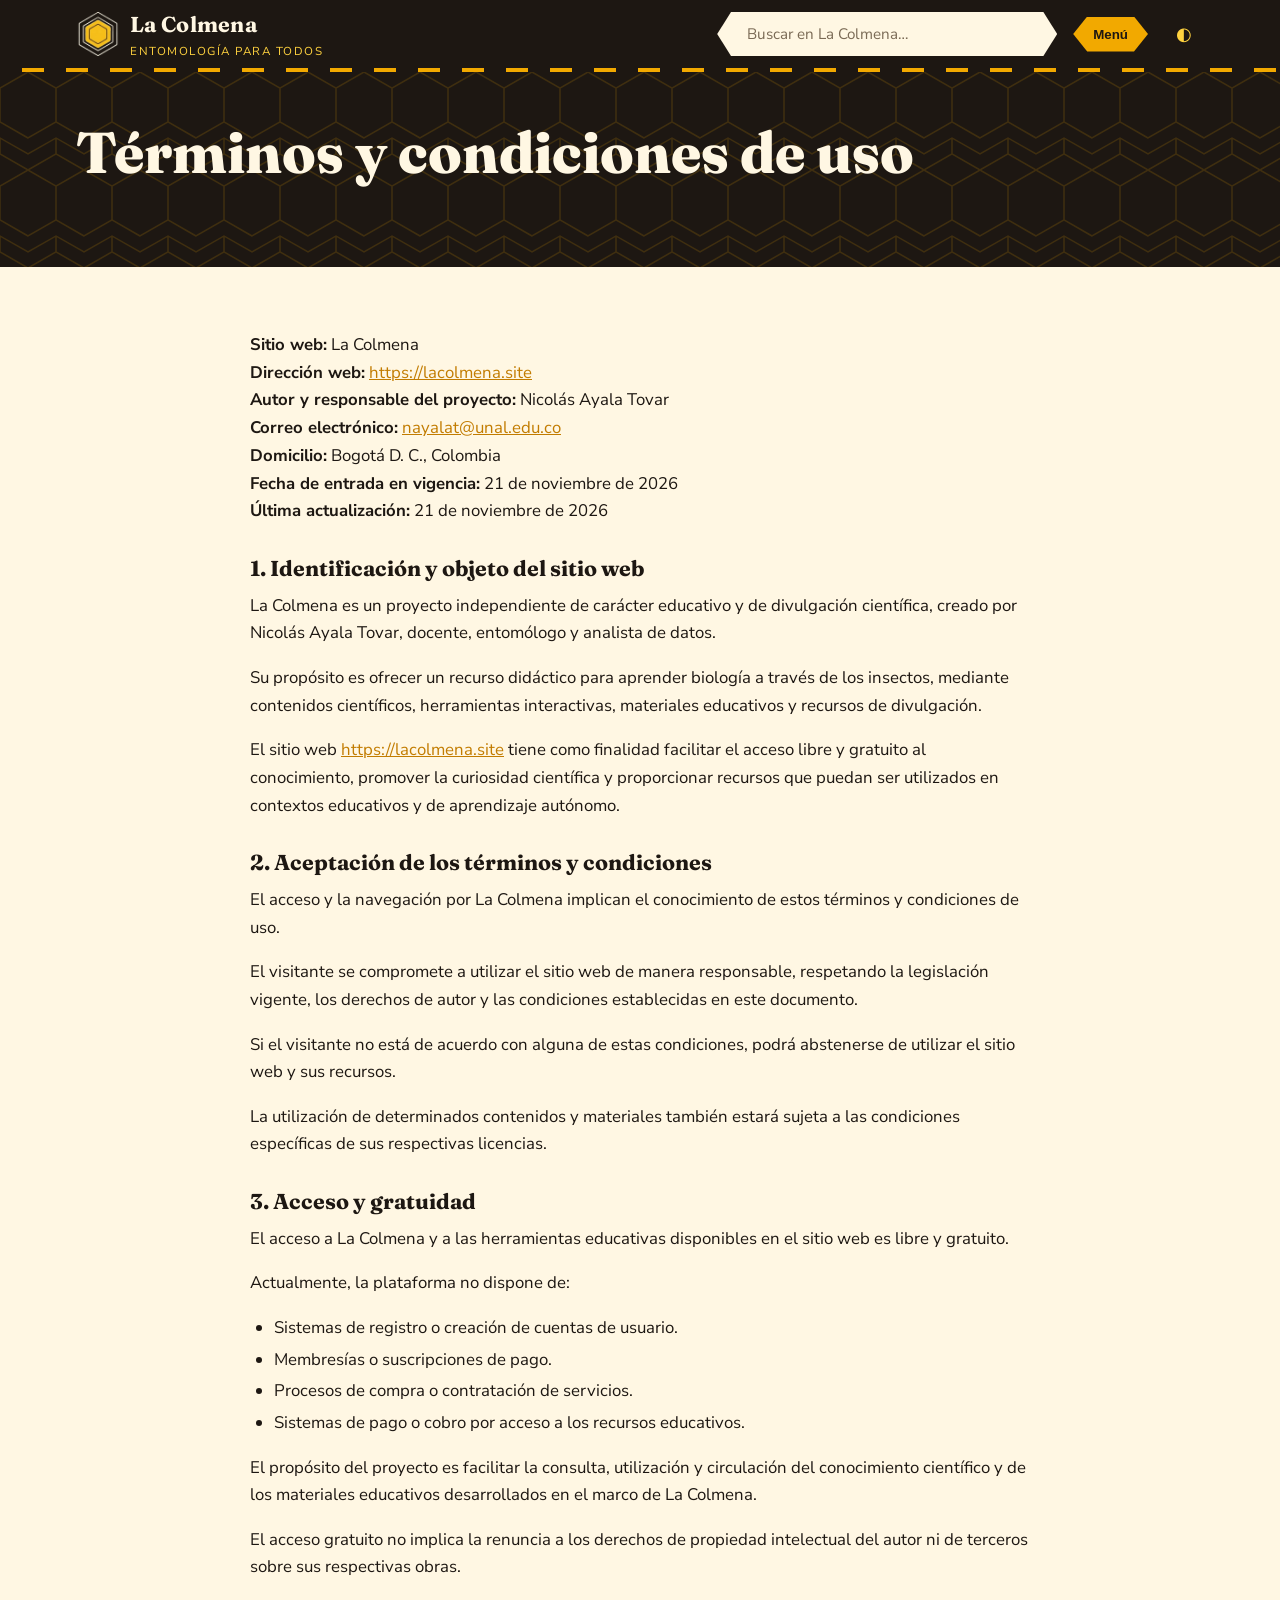
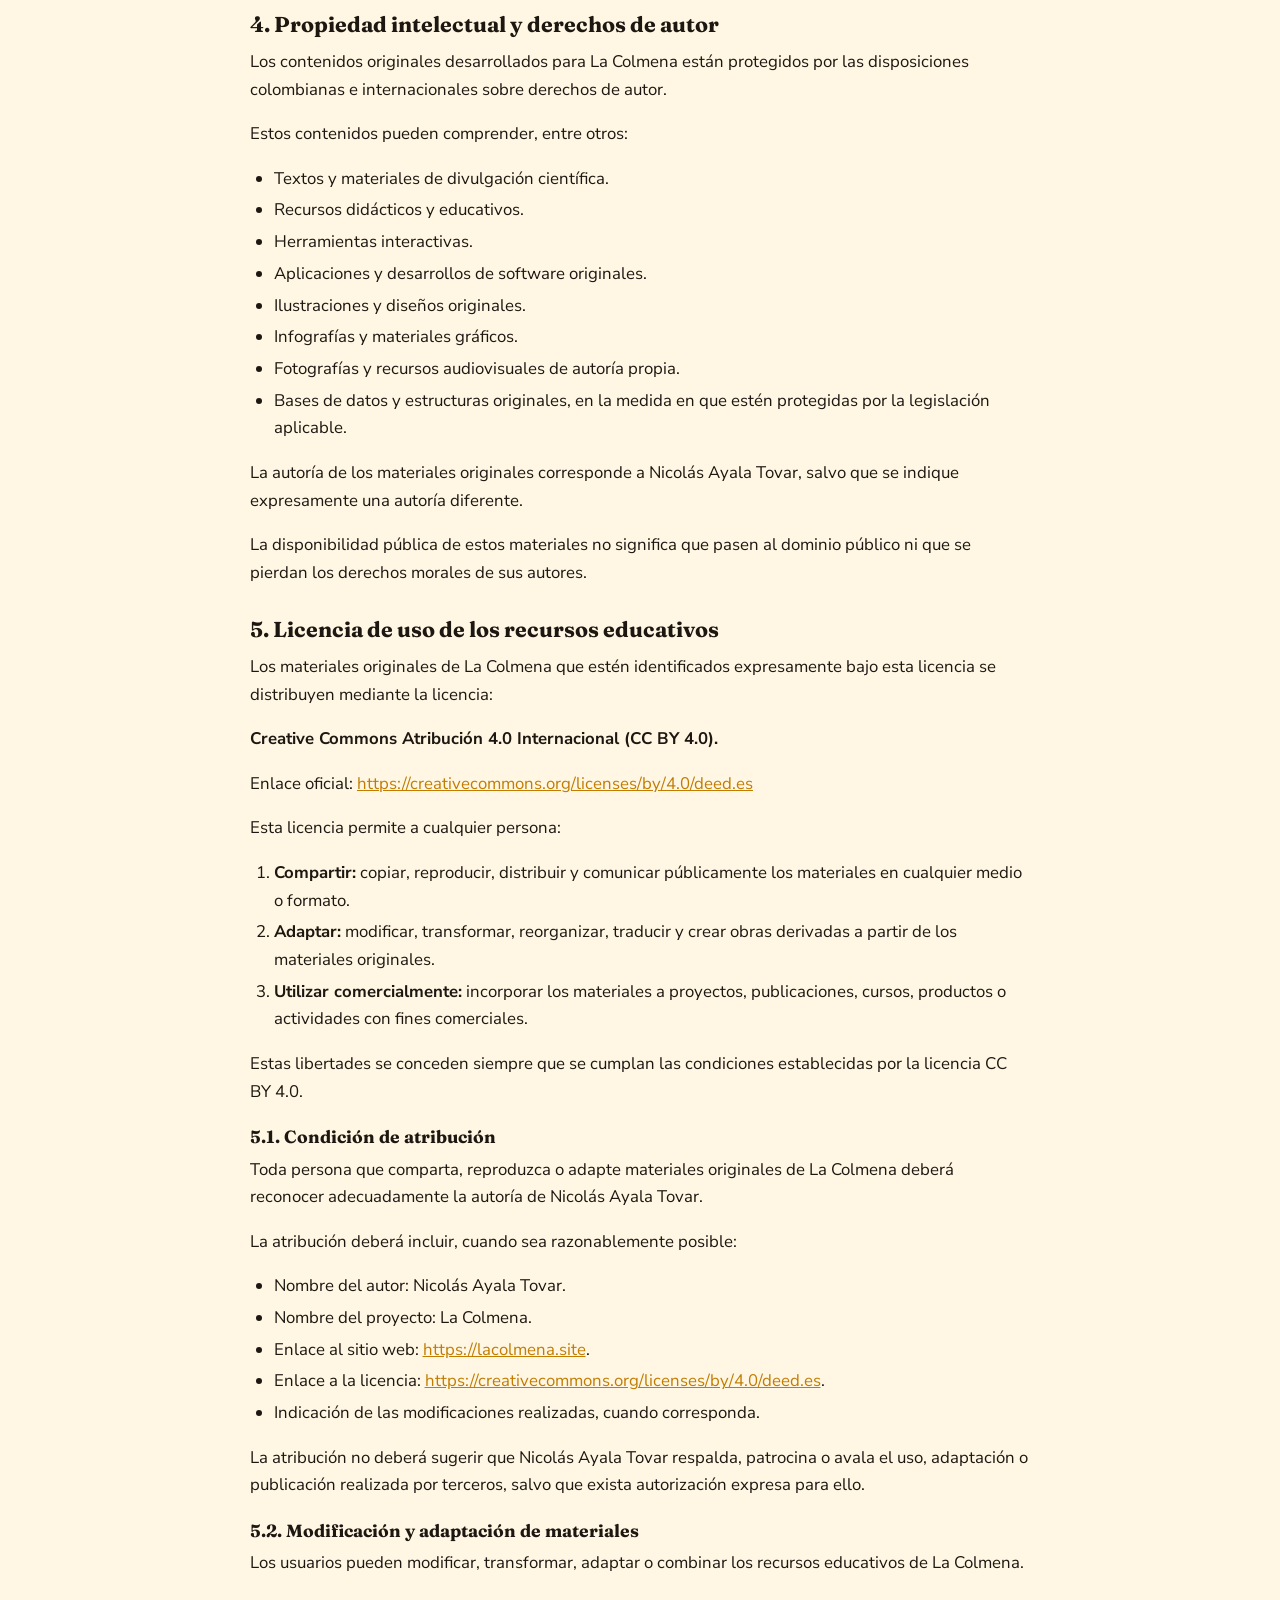
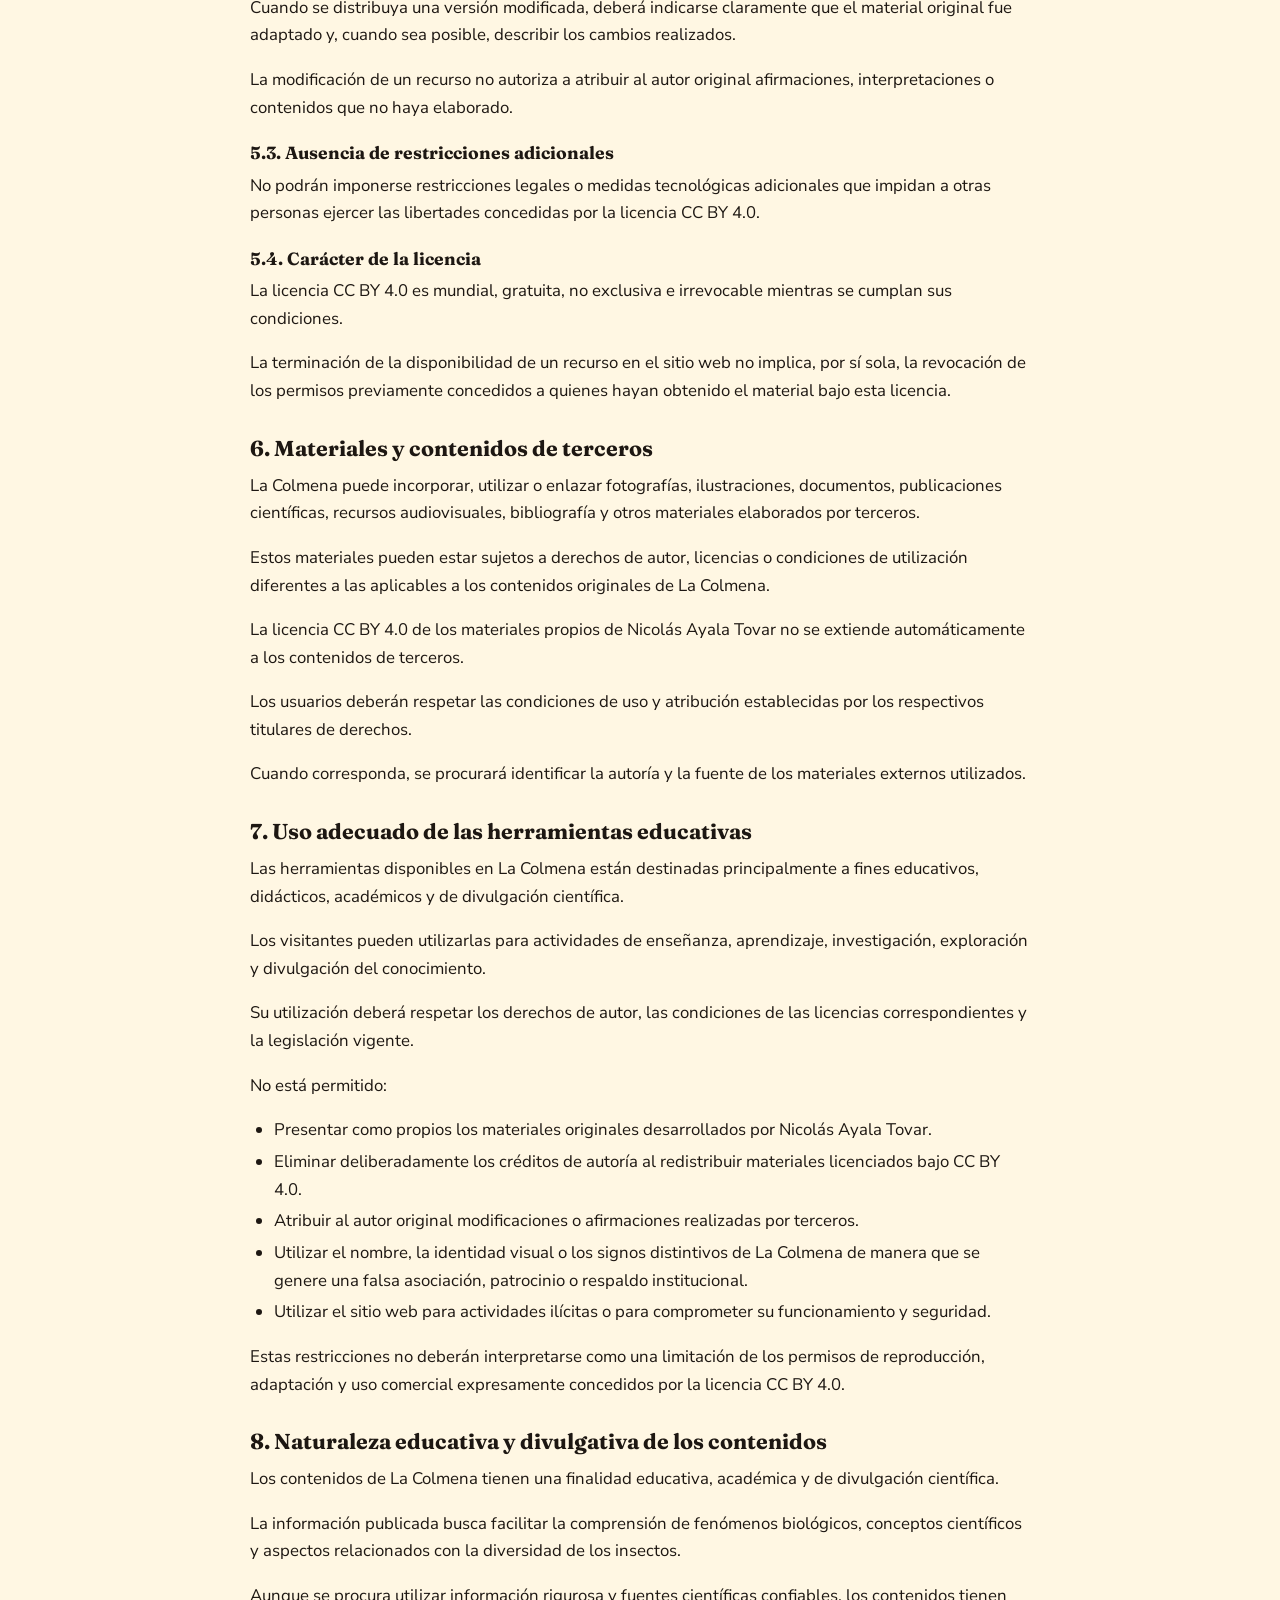
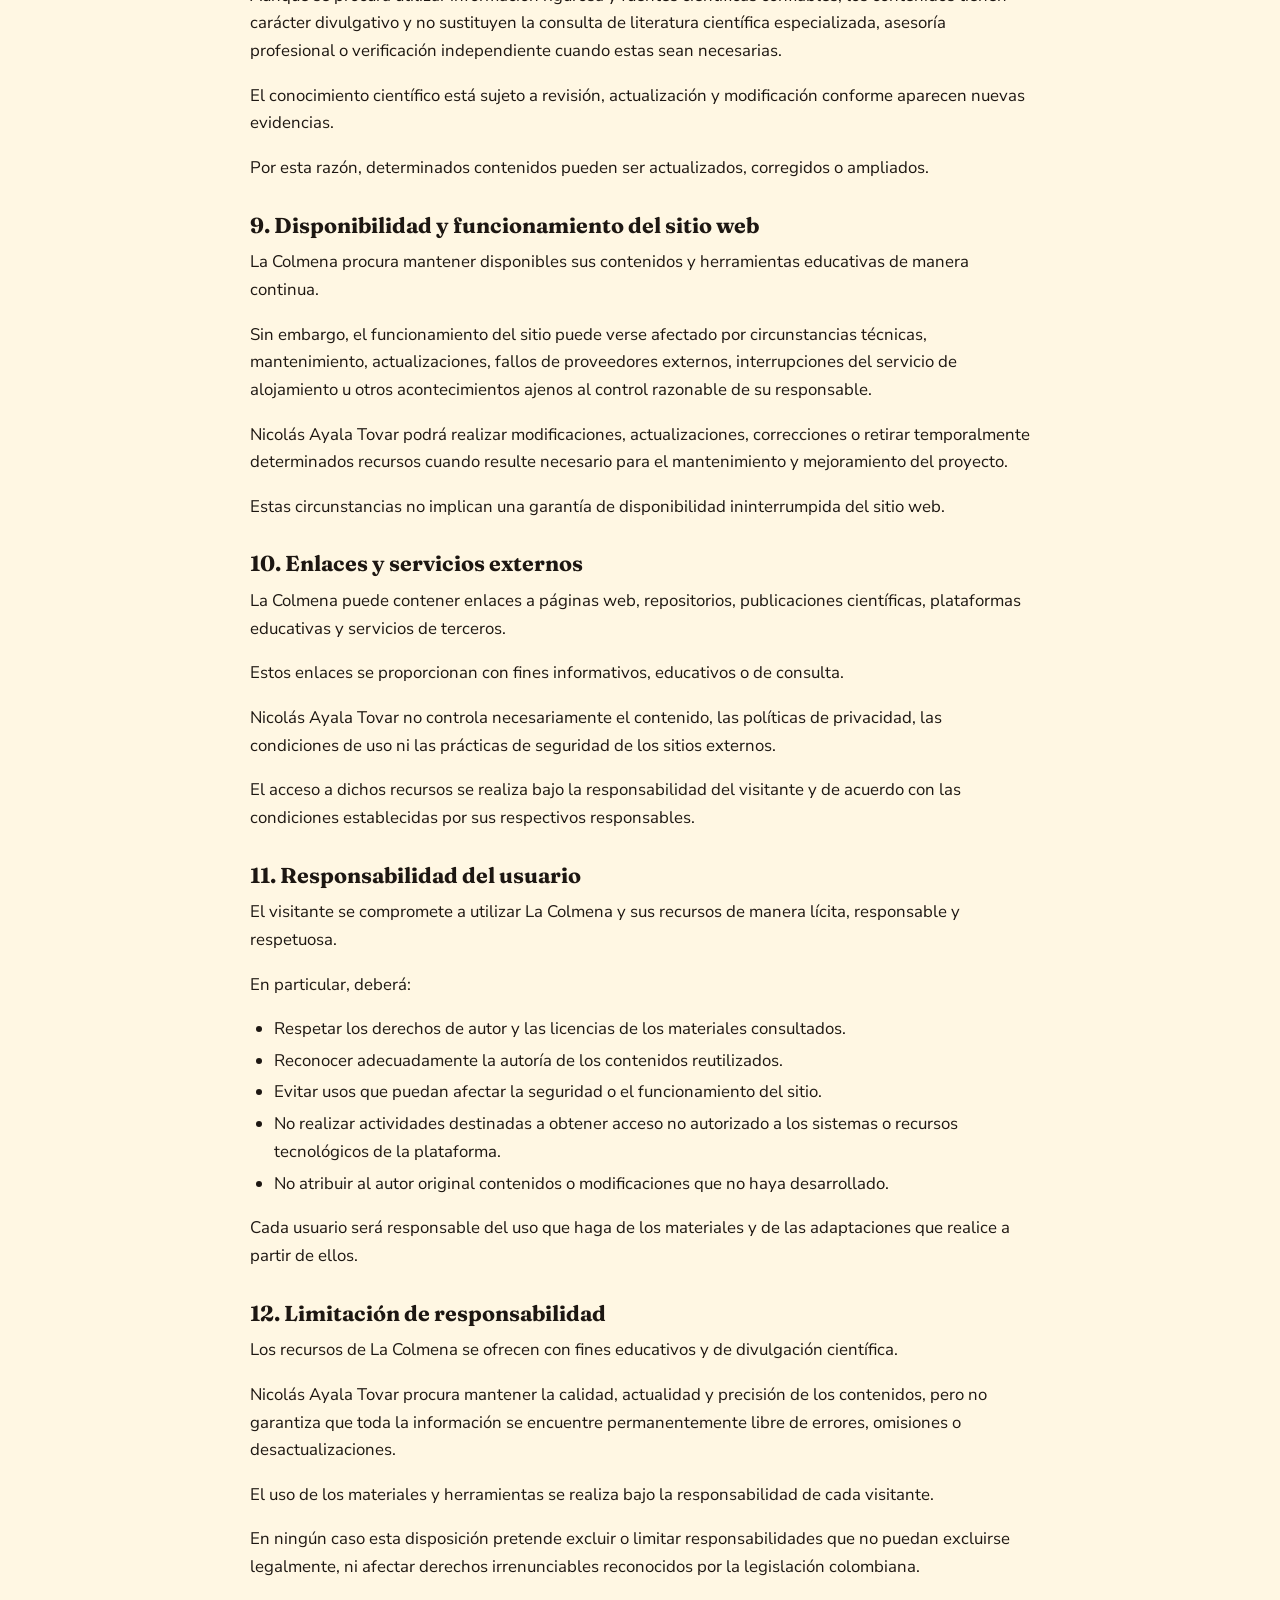
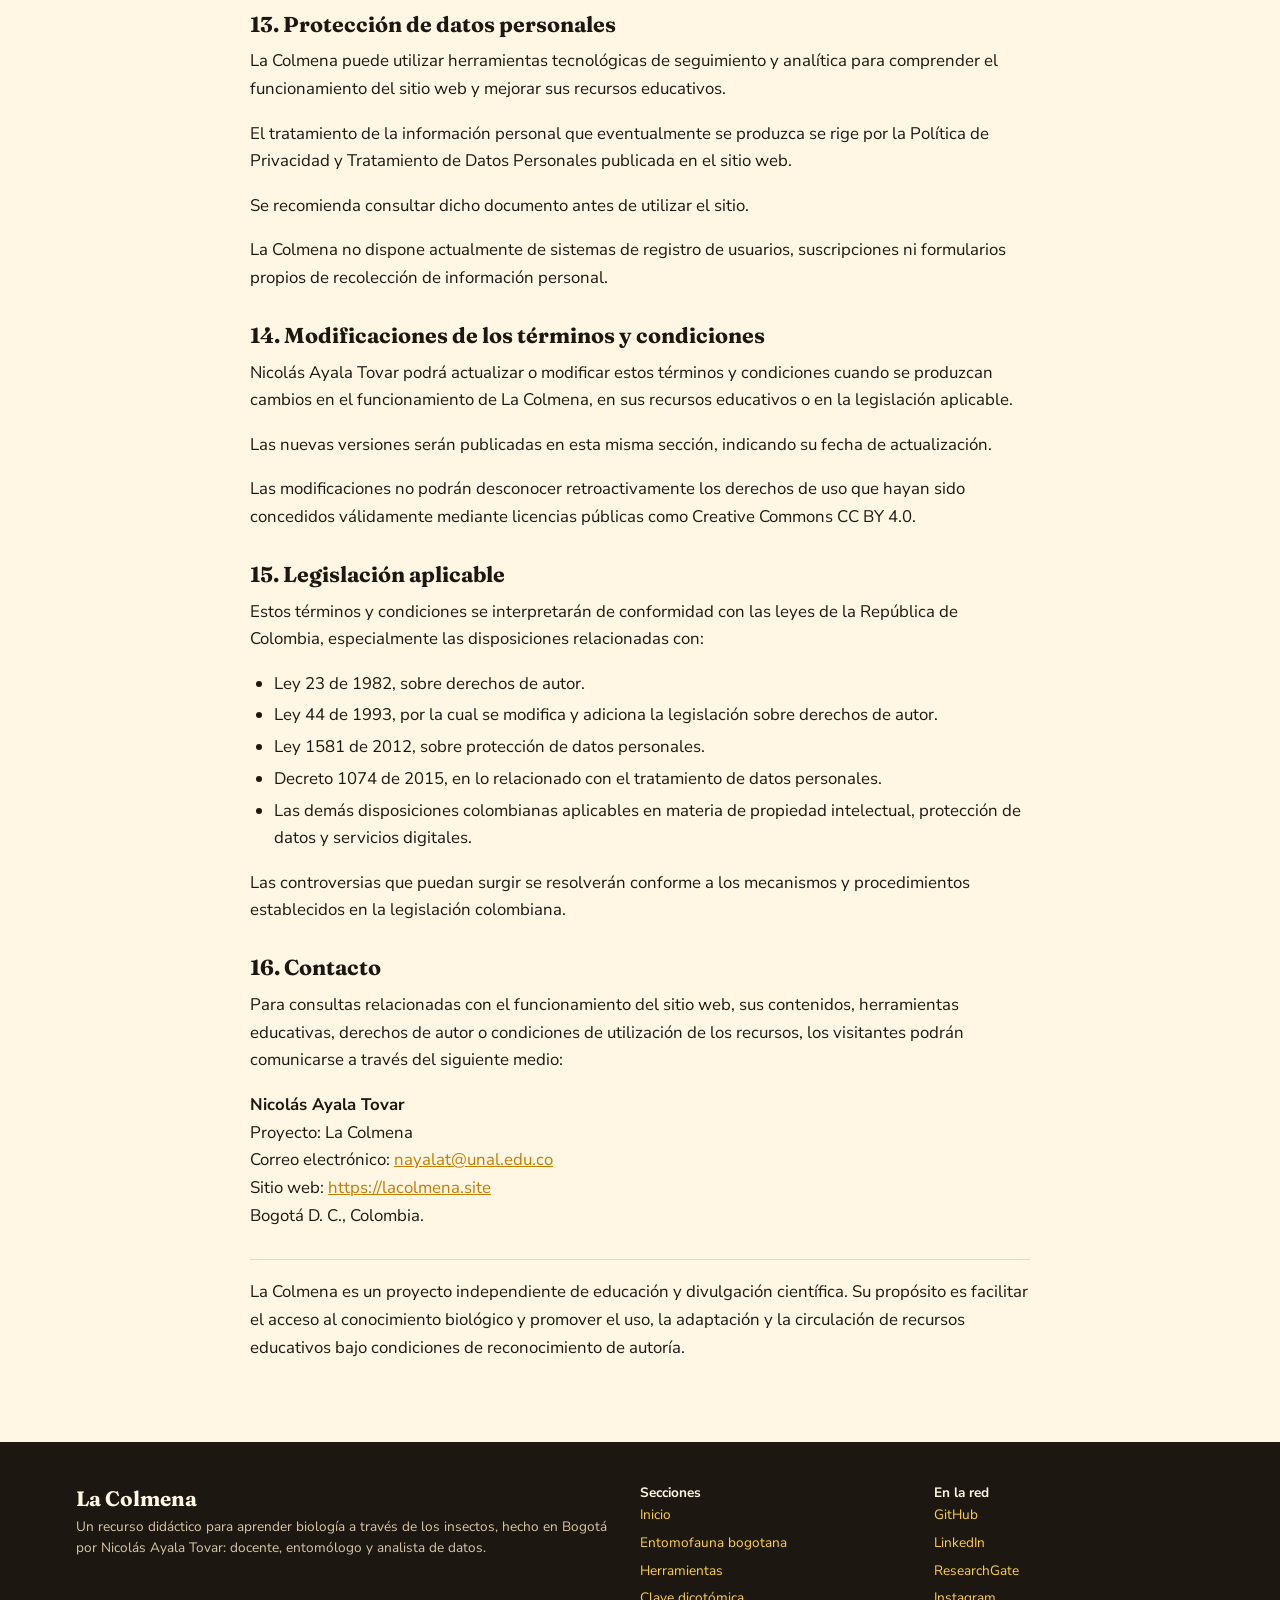
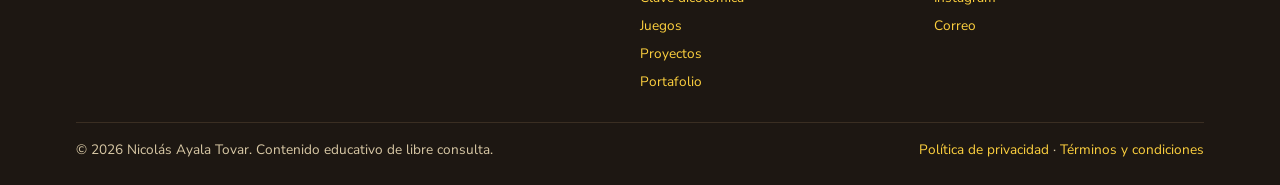
<file: web/terminos.html>
<!doctype html>
<html lang="es-CO">
<head>
  <meta charset="utf-8">
  <meta name="viewport" content="width=device-width, initial-scale=1">
  <title>Términos y condiciones · La Colmena</title>
  <meta name="robots" content="noindex, follow">
  <link rel="preconnect" href="https://fonts.googleapis.com">
  <link rel="preconnect" href="https://fonts.gstatic.com" crossorigin>
  <link href="https://fonts.googleapis.com/css2?family=Fraunces:opsz,wght@9..144,600;9..144,800&family=Nunito+Sans:wght@400;700;800&display=swap" rel="stylesheet">
  <link rel="stylesheet" href="css/styles.css">
  <link rel="icon" href="img/favicon-32.png" type="image/png" sizes="32x32">
  <link rel="apple-touch-icon" href="img/apple-touch-icon.png">
</head>
<body>
  <main>
    <section class="heroe heroe-mini panal-bg">
      <div class="wrap">
        <h1>Términos y condiciones de uso</h1>
      </div>
    </section>
    <section>
      <div class="wrap">
        <article class="texto-legal">
<p><strong>Sitio web:</strong> La Colmena<br>
<strong>Dirección web:</strong> <a href="https://lacolmena.site" target="_blank" rel="noopener">https://lacolmena.site</a><br>
<strong>Autor y responsable del proyecto:</strong> Nicolás Ayala Tovar<br>
<strong>Correo electrónico:</strong> <a href="mailto:nayalat@unal.edu.co">nayalat@unal.edu.co</a><br>
<strong>Domicilio:</strong> Bogotá D. C., Colombia<br>
<strong>Fecha de entrada en vigencia:</strong> 21 de noviembre de 2026<br>
<strong>Última actualización:</strong> 21 de noviembre de 2026</p>
<h2>1. Identificación y objeto del sitio web</h2>
<p>La Colmena es un proyecto independiente de carácter educativo y de divulgación científica, creado por Nicolás Ayala Tovar, docente, entomólogo y analista de datos.</p>
<p>Su propósito es ofrecer un recurso didáctico para aprender biología a través de los insectos, mediante contenidos científicos, herramientas interactivas, materiales educativos y recursos de divulgación.</p>
<p>El sitio web <a href="https://lacolmena.site" target="_blank" rel="noopener">https://lacolmena.site</a> tiene como finalidad facilitar el acceso libre y gratuito al conocimiento, promover la curiosidad científica y proporcionar recursos que puedan ser utilizados en contextos educativos y de aprendizaje autónomo.</p>
<h2>2. Aceptación de los términos y condiciones</h2>
<p>El acceso y la navegación por La Colmena implican el conocimiento de estos términos y condiciones de uso.</p>
<p>El visitante se compromete a utilizar el sitio web de manera responsable, respetando la legislación vigente, los derechos de autor y las condiciones establecidas en este documento.</p>
<p>Si el visitante no está de acuerdo con alguna de estas condiciones, podrá abstenerse de utilizar el sitio web y sus recursos.</p>
<p>La utilización de determinados contenidos y materiales también estará sujeta a las condiciones específicas de sus respectivas licencias.</p>
<h2>3. Acceso y gratuidad</h2>
<p>El acceso a La Colmena y a las herramientas educativas disponibles en el sitio web es libre y gratuito.</p>
<p>Actualmente, la plataforma no dispone de:</p>
<ul><li>Sistemas de registro o creación de cuentas de usuario.</li><li>Membresías o suscripciones de pago.</li><li>Procesos de compra o contratación de servicios.</li><li>Sistemas de pago o cobro por acceso a los recursos educativos.</li></ul>
<p>El propósito del proyecto es facilitar la consulta, utilización y circulación del conocimiento científico y de los materiales educativos desarrollados en el marco de La Colmena.</p>
<p>El acceso gratuito no implica la renuncia a los derechos de propiedad intelectual del autor ni de terceros sobre sus respectivas obras.</p>
<h2>4. Propiedad intelectual y derechos de autor</h2>
<p>Los contenidos originales desarrollados para La Colmena están protegidos por las disposiciones colombianas e internacionales sobre derechos de autor.</p>
<p>Estos contenidos pueden comprender, entre otros:</p>
<ul><li>Textos y materiales de divulgación científica.</li><li>Recursos didácticos y educativos.</li><li>Herramientas interactivas.</li><li>Aplicaciones y desarrollos de software originales.</li><li>Ilustraciones y diseños originales.</li><li>Infografías y materiales gráficos.</li><li>Fotografías y recursos audiovisuales de autoría propia.</li><li>Bases de datos y estructuras originales, en la medida en que estén protegidas por la legislación aplicable.</li></ul>
<p>La autoría de los materiales originales corresponde a Nicolás Ayala Tovar, salvo que se indique expresamente una autoría diferente.</p>
<p>La disponibilidad pública de estos materiales no significa que pasen al dominio público ni que se pierdan los derechos morales de sus autores.</p>
<h2>5. Licencia de uso de los recursos educativos</h2>
<p>Los materiales originales de La Colmena que estén identificados expresamente bajo esta licencia se distribuyen mediante la licencia:</p>
<p><strong>Creative Commons Atribución 4.0 Internacional (CC BY 4.0).</strong></p>
<p>Enlace oficial: <a href="https://creativecommons.org/licenses/by/4.0/deed.es" target="_blank" rel="noopener">https://creativecommons.org/licenses/by/4.0/deed.es</a></p>
<p>Esta licencia permite a cualquier persona:</p>
<ol><li><strong>Compartir:</strong> copiar, reproducir, distribuir y comunicar públicamente los materiales en cualquier medio o formato.</li><li><strong>Adaptar:</strong> modificar, transformar, reorganizar, traducir y crear obras derivadas a partir de los materiales originales.</li><li><strong>Utilizar comercialmente:</strong> incorporar los materiales a proyectos, publicaciones, cursos, productos o actividades con fines comerciales.</li></ol>
<p>Estas libertades se conceden siempre que se cumplan las condiciones establecidas por la licencia CC BY 4.0.</p>
<h3>5.1. Condición de atribución</h3>
<p>Toda persona que comparta, reproduzca o adapte materiales originales de La Colmena deberá reconocer adecuadamente la autoría de Nicolás Ayala Tovar.</p>
<p>La atribución deberá incluir, cuando sea razonablemente posible:</p>
<ul><li>Nombre del autor: Nicolás Ayala Tovar.</li><li>Nombre del proyecto: La Colmena.</li><li>Enlace al sitio web: <a href="https://lacolmena.site" target="_blank" rel="noopener">https://lacolmena.site</a>.</li><li>Enlace a la licencia: <a href="https://creativecommons.org/licenses/by/4.0/deed.es" target="_blank" rel="noopener">https://creativecommons.org/licenses/by/4.0/deed.es</a>.</li><li>Indicación de las modificaciones realizadas, cuando corresponda.</li></ul>
<p>La atribución no deberá sugerir que Nicolás Ayala Tovar respalda, patrocina o avala el uso, adaptación o publicación realizada por terceros, salvo que exista autorización expresa para ello.</p>
<h3>5.2. Modificación y adaptación de materiales</h3>
<p>Los usuarios pueden modificar, transformar, adaptar o combinar los recursos educativos de La Colmena.</p>
<p>Cuando se distribuya una versión modificada, deberá indicarse claramente que el material original fue adaptado y, cuando sea posible, describir los cambios realizados.</p>
<p>La modificación de un recurso no autoriza a atribuir al autor original afirmaciones, interpretaciones o contenidos que no haya elaborado.</p>
<h3>5.3. Ausencia de restricciones adicionales</h3>
<p>No podrán imponerse restricciones legales o medidas tecnológicas adicionales que impidan a otras personas ejercer las libertades concedidas por la licencia CC BY 4.0.</p>
<h3>5.4. Carácter de la licencia</h3>
<p>La licencia CC BY 4.0 es mundial, gratuita, no exclusiva e irrevocable mientras se cumplan sus condiciones.</p>
<p>La terminación de la disponibilidad de un recurso en el sitio web no implica, por sí sola, la revocación de los permisos previamente concedidos a quienes hayan obtenido el material bajo esta licencia.</p>
<h2>6. Materiales y contenidos de terceros</h2>
<p>La Colmena puede incorporar, utilizar o enlazar fotografías, ilustraciones, documentos, publicaciones científicas, recursos audiovisuales, bibliografía y otros materiales elaborados por terceros.</p>
<p>Estos materiales pueden estar sujetos a derechos de autor, licencias o condiciones de utilización diferentes a las aplicables a los contenidos originales de La Colmena.</p>
<p>La licencia CC BY 4.0 de los materiales propios de Nicolás Ayala Tovar no se extiende automáticamente a los contenidos de terceros.</p>
<p>Los usuarios deberán respetar las condiciones de uso y atribución establecidas por los respectivos titulares de derechos.</p>
<p>Cuando corresponda, se procurará identificar la autoría y la fuente de los materiales externos utilizados.</p>
<h2>7. Uso adecuado de las herramientas educativas</h2>
<p>Las herramientas disponibles en La Colmena están destinadas principalmente a fines educativos, didácticos, académicos y de divulgación científica.</p>
<p>Los visitantes pueden utilizarlas para actividades de enseñanza, aprendizaje, investigación, exploración y divulgación del conocimiento.</p>
<p>Su utilización deberá respetar los derechos de autor, las condiciones de las licencias correspondientes y la legislación vigente.</p>
<p>No está permitido:</p>
<ul><li>Presentar como propios los materiales originales desarrollados por Nicolás Ayala Tovar.</li><li>Eliminar deliberadamente los créditos de autoría al redistribuir materiales licenciados bajo CC BY 4.0.</li><li>Atribuir al autor original modificaciones o afirmaciones realizadas por terceros.</li><li>Utilizar el nombre, la identidad visual o los signos distintivos de La Colmena de manera que se genere una falsa asociación, patrocinio o respaldo institucional.</li><li>Utilizar el sitio web para actividades ilícitas o para comprometer su funcionamiento y seguridad.</li></ul>
<p>Estas restricciones no deberán interpretarse como una limitación de los permisos de reproducción, adaptación y uso comercial expresamente concedidos por la licencia CC BY 4.0.</p>
<h2>8. Naturaleza educativa y divulgativa de los contenidos</h2>
<p>Los contenidos de La Colmena tienen una finalidad educativa, académica y de divulgación científica.</p>
<p>La información publicada busca facilitar la comprensión de fenómenos biológicos, conceptos científicos y aspectos relacionados con la diversidad de los insectos.</p>
<p>Aunque se procura utilizar información rigurosa y fuentes científicas confiables, los contenidos tienen carácter divulgativo y no sustituyen la consulta de literatura científica especializada, asesoría profesional o verificación independiente cuando estas sean necesarias.</p>
<p>El conocimiento científico está sujeto a revisión, actualización y modificación conforme aparecen nuevas evidencias.</p>
<p>Por esta razón, determinados contenidos pueden ser actualizados, corregidos o ampliados.</p>
<h2>9. Disponibilidad y funcionamiento del sitio web</h2>
<p>La Colmena procura mantener disponibles sus contenidos y herramientas educativas de manera continua.</p>
<p>Sin embargo, el funcionamiento del sitio puede verse afectado por circunstancias técnicas, mantenimiento, actualizaciones, fallos de proveedores externos, interrupciones del servicio de alojamiento u otros acontecimientos ajenos al control razonable de su responsable.</p>
<p>Nicolás Ayala Tovar podrá realizar modificaciones, actualizaciones, correcciones o retirar temporalmente determinados recursos cuando resulte necesario para el mantenimiento y mejoramiento del proyecto.</p>
<p>Estas circunstancias no implican una garantía de disponibilidad ininterrumpida del sitio web.</p>
<h2>10. Enlaces y servicios externos</h2>
<p>La Colmena puede contener enlaces a páginas web, repositorios, publicaciones científicas, plataformas educativas y servicios de terceros.</p>
<p>Estos enlaces se proporcionan con fines informativos, educativos o de consulta.</p>
<p>Nicolás Ayala Tovar no controla necesariamente el contenido, las políticas de privacidad, las condiciones de uso ni las prácticas de seguridad de los sitios externos.</p>
<p>El acceso a dichos recursos se realiza bajo la responsabilidad del visitante y de acuerdo con las condiciones establecidas por sus respectivos responsables.</p>
<h2>11. Responsabilidad del usuario</h2>
<p>El visitante se compromete a utilizar La Colmena y sus recursos de manera lícita, responsable y respetuosa.</p>
<p>En particular, deberá:</p>
<ul><li>Respetar los derechos de autor y las licencias de los materiales consultados.</li><li>Reconocer adecuadamente la autoría de los contenidos reutilizados.</li><li>Evitar usos que puedan afectar la seguridad o el funcionamiento del sitio.</li><li>No realizar actividades destinadas a obtener acceso no autorizado a los sistemas o recursos tecnológicos de la plataforma.</li><li>No atribuir al autor original contenidos o modificaciones que no haya desarrollado.</li></ul>
<p>Cada usuario será responsable del uso que haga de los materiales y de las adaptaciones que realice a partir de ellos.</p>
<h2>12. Limitación de responsabilidad</h2>
<p>Los recursos de La Colmena se ofrecen con fines educativos y de divulgación científica.</p>
<p>Nicolás Ayala Tovar procura mantener la calidad, actualidad y precisión de los contenidos, pero no garantiza que toda la información se encuentre permanentemente libre de errores, omisiones o desactualizaciones.</p>
<p>El uso de los materiales y herramientas se realiza bajo la responsabilidad de cada visitante.</p>
<p>En ningún caso esta disposición pretende excluir o limitar responsabilidades que no puedan excluirse legalmente, ni afectar derechos irrenunciables reconocidos por la legislación colombiana.</p>
<h2>13. Protección de datos personales</h2>
<p>La Colmena puede utilizar herramientas tecnológicas de seguimiento y analítica para comprender el funcionamiento del sitio web y mejorar sus recursos educativos.</p>
<p>El tratamiento de la información personal que eventualmente se produzca se rige por la Política de Privacidad y Tratamiento de Datos Personales publicada en el sitio web.</p>
<p>Se recomienda consultar dicho documento antes de utilizar el sitio.</p>
<p>La Colmena no dispone actualmente de sistemas de registro de usuarios, suscripciones ni formularios propios de recolección de información personal.</p>
<h2>14. Modificaciones de los términos y condiciones</h2>
<p>Nicolás Ayala Tovar podrá actualizar o modificar estos términos y condiciones cuando se produzcan cambios en el funcionamiento de La Colmena, en sus recursos educativos o en la legislación aplicable.</p>
<p>Las nuevas versiones serán publicadas en esta misma sección, indicando su fecha de actualización.</p>
<p>Las modificaciones no podrán desconocer retroactivamente los derechos de uso que hayan sido concedidos válidamente mediante licencias públicas como Creative Commons CC BY 4.0.</p>
<h2>15. Legislación aplicable</h2>
<p>Estos términos y condiciones se interpretarán de conformidad con las leyes de la República de Colombia, especialmente las disposiciones relacionadas con:</p>
<ul><li>Ley 23 de 1982, sobre derechos de autor.</li><li>Ley 44 de 1993, por la cual se modifica y adiciona la legislación sobre derechos de autor.</li><li>Ley 1581 de 2012, sobre protección de datos personales.</li><li>Decreto 1074 de 2015, en lo relacionado con el tratamiento de datos personales.</li><li>Las demás disposiciones colombianas aplicables en materia de propiedad intelectual, protección de datos y servicios digitales.</li></ul>
<p>Las controversias que puedan surgir se resolverán conforme a los mecanismos y procedimientos establecidos en la legislación colombiana.</p>
<h2>16. Contacto</h2>
<p>Para consultas relacionadas con el funcionamiento del sitio web, sus contenidos, herramientas educativas, derechos de autor o condiciones de utilización de los recursos, los visitantes podrán comunicarse a través del siguiente medio:</p>
<p><strong>Nicolás Ayala Tovar</strong><br>
Proyecto: La Colmena<br>
Correo electrónico: <a href="mailto:nayalat@unal.edu.co">nayalat@unal.edu.co</a><br>
Sitio web: <a href="https://lacolmena.site" target="_blank" rel="noopener">https://lacolmena.site</a><br>
Bogotá D. C., Colombia.</p>
<hr>
<p>La Colmena es un proyecto independiente de educación y divulgación científica. Su propósito es facilitar el acceso al conocimiento biológico y promover el uso, la adaptación y la circulación de recursos educativos bajo condiciones de reconocimiento de autoría.</p>
        </article>
      </div>
    </section>
  </main>

  <script src="js/layout.js"></script>
</body>
</html>
</file>
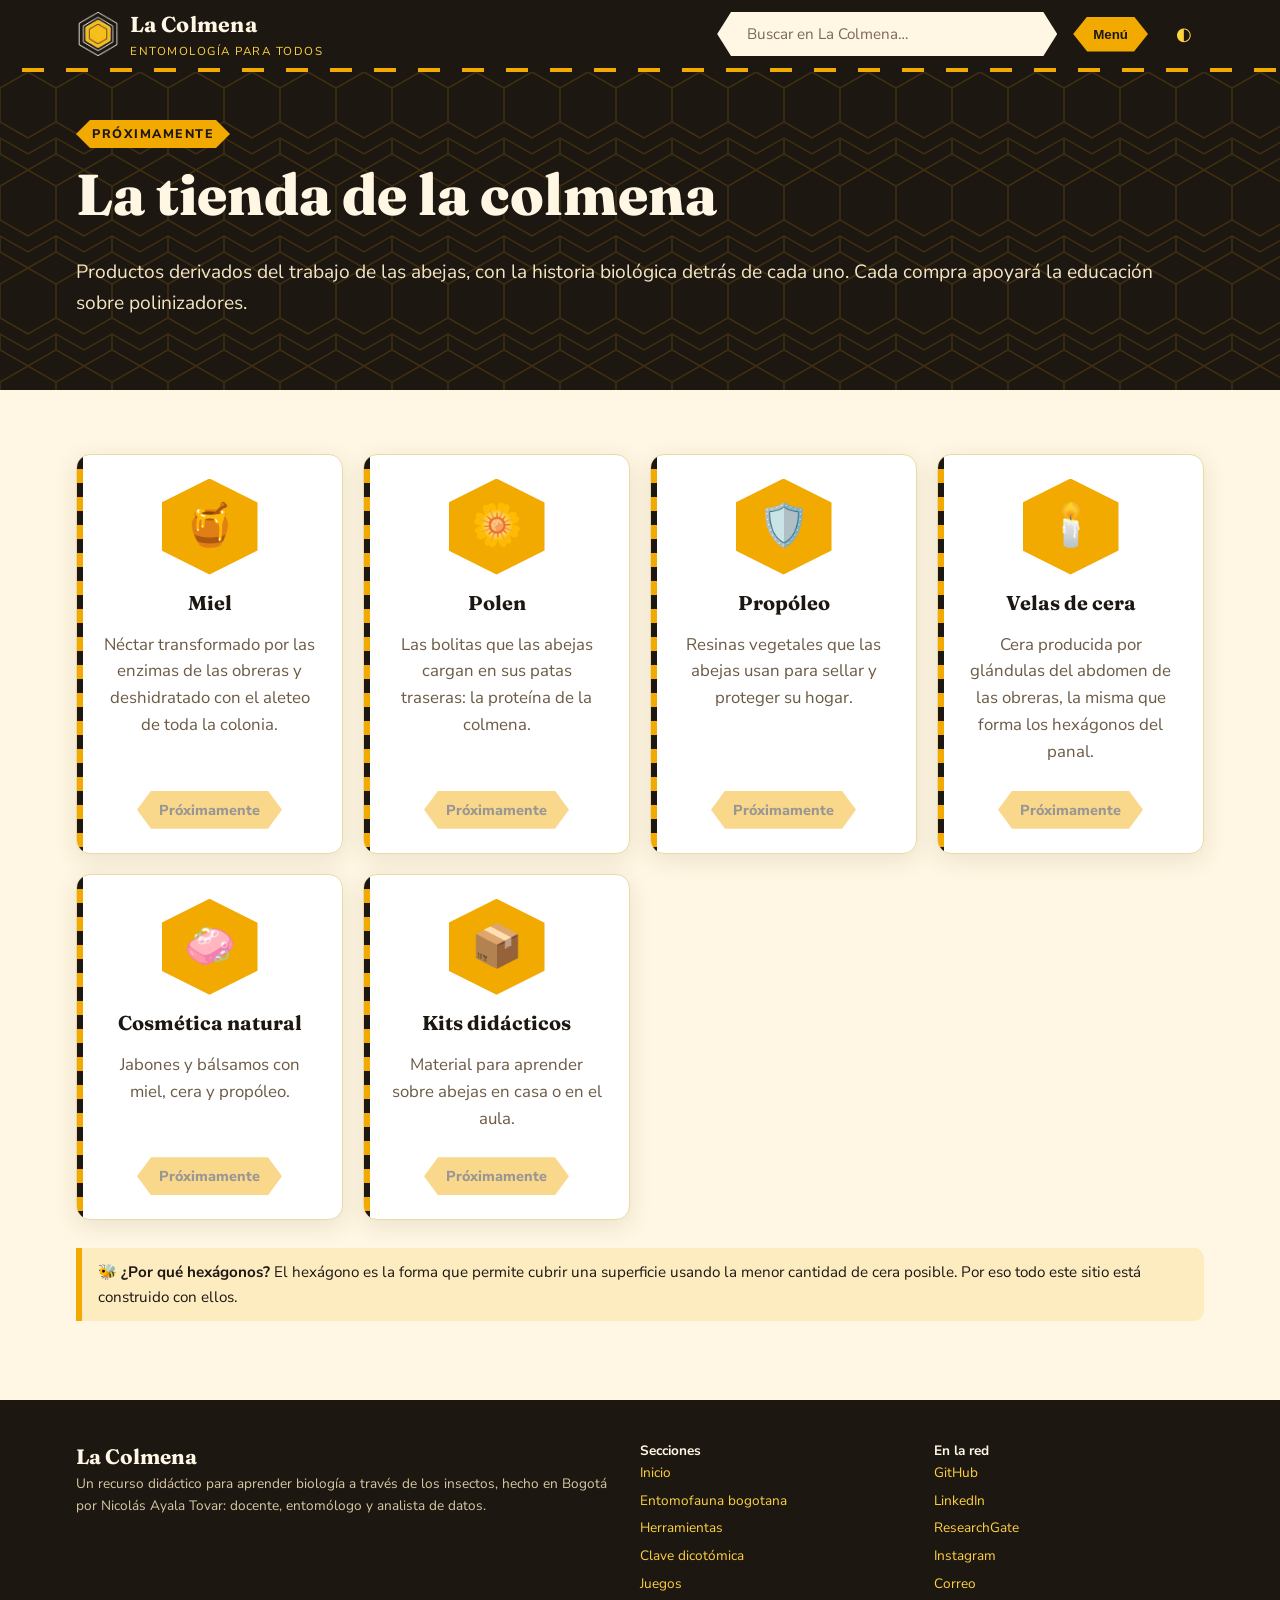
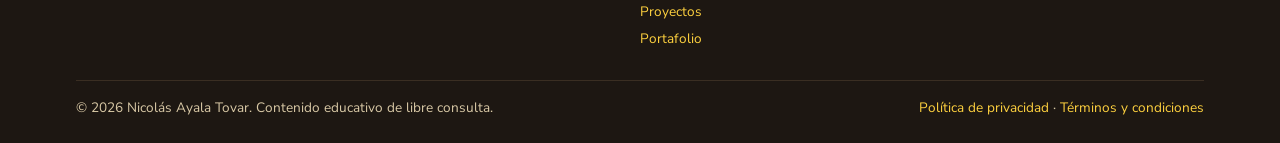
<file: web/tienda.html>
<!doctype html>
<html lang="es">
<head>
  <meta charset="utf-8">
  <meta name="viewport" content="width=device-width, initial-scale=1">
  <meta name="robots" content="noindex">
  <title>Tienda · La Colmena</title>
  <meta name="description" content="Próximamente: productos derivados del trabajo de las abejas.">
  <link rel="preconnect" href="https://fonts.googleapis.com">
  <link rel="preconnect" href="https://fonts.gstatic.com" crossorigin>
  <link href="https://fonts.googleapis.com/css2?family=Fraunces:opsz,wght@9..144,600;9..144,800&family=Nunito+Sans:wght@400;700;800&display=swap" rel="stylesheet">
  <link rel="stylesheet" href="css/styles.css">
  <link rel="icon" href="img/favicon-32.png" type="image/png" sizes="32x32">
  <link rel="apple-touch-icon" href="img/apple-touch-icon.png">
</head>
<body>
  <main>
    <section class="heroe heroe-mini panal-bg">
      <div class="wrap">
        <span class="etiqueta">Próximamente</span>
        <h1>La tienda de la colmena</h1>
        <p class="lead">Productos derivados del trabajo de las abejas, con la historia biológica detrás de cada uno. Cada compra apoyará la educación sobre polinizadores.</p>
      </div>
    </section>

    <section>
      <div class="wrap">
        <div class="grid grid-3" id="productos"></div>
        <p class="nota" style="margin-top:28px">🐝 <strong>¿Por qué hexágonos?</strong> El hexágono es la forma que permite cubrir una superficie usando la menor cantidad de cera posible. Por eso todo este sitio está construido con ellos.</p>
      </div>
    </section>
  </main>

  <script src="js/layout.js"></script>
  <script src="js/productos.js"></script>
  <script>pintarProductos(document.getElementById("productos"), PRODUCTOS);</script>
</body>
</html>
</file>
<file: web/css/styles.css>
/* =========================================================
   La Colmena — sistema de diseño inspirado en las abejas
   Paleta: miel, polen, cera, negro de abeja y ala translúcida
   ========================================================= */

:root {
  --miel: #f2a900;          /* amarillo miel: color principal */
  --miel-osc: #c27c00;      /* miel tostada: hover / acentos */
  --polen: #ffd23f;         /* polen brillante */
  --cera: #fff7e3;          /* cera: fondo claro */
  --cera-2: #fdecc0;        /* panal claro: superficies */
  --abeja: #1d1712;         /* negro de abeja: texto y bandas */
  --abeja-2: #3a2e22;       /* marrón tórax */
  --ala: #e8f1f2;           /* ala translúcida */
  --hoja: #3f7d3a;          /* verde floral (éxito / naturaleza) */
  --alerta: #b3401b;

  --bg: var(--cera);
  --surface: #ffffff;
  --surface-2: var(--cera-2);
  --text: var(--abeja);
  --text-muted: #6b5a45;
  --border: #ecd9a8;
  --accent: var(--miel);
  --accent-ink: var(--abeja);
  --shadow: 0 6px 24px rgba(60, 40, 0, .10);

  --radius: 14px;
  --max: 1160px;
  --font-title: "Fraunces", Georgia, serif;
  --font-body: "Nunito Sans", system-ui, -apple-system, "Segoe UI", sans-serif;

  /* Forma hexagonal reutilizable (alargada para botones) */
  --hex-btn: polygon(14px 0, calc(100% - 14px) 0, 100% 50%, calc(100% - 14px) 100%, 14px 100%, 0 50%);
  --hex: polygon(25% 3%, 75% 3%, 100% 50%, 75% 97%, 25% 97%, 0 50%);
  --hex-v: polygon(50% 0, 100% 25%, 100% 75%, 50% 100%, 0 75%, 0 25%);
}

@media (prefers-color-scheme: dark) {
  :root:not([data-theme="light"]) {
    --bg: #15110d;
    --surface: #211a13;
    --surface-2: #2b2218;
    --text: #fbefd4;
    --text-muted: #c9b58f;
    --border: #3d3123;
    --shadow: 0 6px 24px rgba(0, 0, 0, .4);
  }
}
:root[data-theme="dark"] {
  --bg: #15110d;
  --surface: #211a13;
  --surface-2: #2b2218;
  --text: #fbefd4;
  --text-muted: #c9b58f;
  --border: #3d3123;
  --shadow: 0 6px 24px rgba(0, 0, 0, .4);
}

* { box-sizing: border-box; }
html { scroll-behavior: smooth; }
body {
  margin: 0;
  background: var(--bg);
  color: var(--text);
  font-family: var(--font-body);
  font-size: 1.05rem;
  line-height: 1.6;
}
img { max-width: 100%; display: block; }
a { color: var(--miel-osc); }
:root[data-theme="dark"] a { color: var(--polen); }
@media (prefers-color-scheme: dark) { :root:not([data-theme="light"]) a { color: var(--polen); } }

h1, h2, h3 { font-family: var(--font-title); line-height: 1.15; margin: 0 0 .5em; }
h1 { font-size: clamp(2.1rem, 5vw, 3.6rem); font-weight: 800; }
h2 { font-size: clamp(1.6rem, 3vw, 2.3rem); font-weight: 700; }
h3 { font-size: 1.25rem; }
p { margin: 0 0 1em; }

.wrap { width: 100%; max-width: var(--max); margin: 0 auto; padding: 0 16px; }
.muted { color: var(--text-muted); }
.small { font-size: .9rem; }
[hidden] { display: none !important; }
.sr-only { position: absolute; width: 1px; height: 1px; overflow: hidden; clip: rect(0 0 0 0); }

/* ---------- Franja de abeja (bandas negro/amarillo) ---------- */
.franja {
  height: 4px;
  background: repeating-linear-gradient(90deg, var(--abeja) 0 22px, var(--miel) 22px 44px);
}

/* ---------- Encabezado ---------- */
.site-header {
  position: sticky; top: 0; z-index: 50;
  background: var(--abeja);
  color: var(--cera);
}
.site-header .wrap { display: flex; align-items: center; gap: 16px; min-height: 68px; }
.marca { display: flex; align-items: center; gap: 10px; color: var(--cera); text-decoration: none; }
.marca img { width: 44px; height: 44px; flex: none; display: block; }
.marca strong { font-family: var(--font-title); font-size: 1.35rem; letter-spacing: .3px; }
.marca span { display: block; white-space: nowrap; font-size: .72rem; color: var(--polen); text-transform: uppercase; letter-spacing: 1.5px; }

.nav a {
  color: var(--cera); text-decoration: none; font-weight: 700; font-size: .95rem;
  padding: 8px 18px; clip-path: var(--hex-btn);
  transition: background .2s, color .2s;
}
.nav a:hover { background: var(--abeja-2); }
.nav a[aria-current="page"] { background: var(--miel); color: var(--abeja); }

.menu-btn {
  display: inline-block; background: var(--miel); color: var(--abeja); flex: none;
  border: 0; font-weight: 800; padding: 10px 20px; clip-path: var(--hex-btn); cursor: pointer;
}
.tema-btn {
  background: transparent; border: 0; color: var(--polen); cursor: pointer;
  width: 40px; height: 40px; font-size: 1.1rem; clip-path: var(--hex); flex: none;
}
.tema-btn:hover { background: var(--abeja-2); }

/* Menú desplegable (en todos los tamaños, para dejar espacio al buscador) */
.site-header .wrap { position: relative; }
.nav {
  display: none; position: absolute; top: 100%; right: 16px; width: min(300px, calc(100% - 32px));
  background: var(--abeja); flex-direction: column; padding: 8px 12px 14px; gap: 2px;
  border: 2px solid var(--miel); border-top: 0; border-radius: 0 0 var(--radius) var(--radius); box-shadow: var(--shadow);
}
.nav.abierto { display: flex; }
.nav a { clip-path: none; border-radius: 8px; }

/* ---------- Botones hexagonales ---------- */
.btn {
  --b-bg: var(--miel); --b-fg: var(--abeja);
  display: inline-flex; align-items: center; justify-content: center; gap: 8px;
  background: var(--b-bg); color: var(--b-fg) !important;
  font-family: var(--font-body); font-weight: 800; font-size: 1rem;
  text-decoration: none; border: 0; cursor: pointer;
  padding: 13px 32px; min-height: 48px;
  clip-path: var(--hex-btn);
  transition: transform .15s, background .2s, filter .2s;
}
.btn:hover { background: var(--polen); transform: translateY(-2px); }
.btn:active { transform: translateY(0); }
.btn:focus-visible { outline: none; filter: drop-shadow(0 0 0 var(--abeja)) drop-shadow(0 0 3px var(--miel-osc)); background: var(--polen); }
.btn.oscuro { --b-bg: var(--abeja); --b-fg: var(--polen); }
.btn.oscuro:hover { background: var(--abeja-2); }
.btn.contorno { --b-bg: var(--abeja); --b-fg: var(--cera); position: relative; }
.btn.chico { padding: 8px 22px; min-height: 38px; font-size: .9rem; }
.btn[disabled] { opacity: .5; cursor: not-allowed; transform: none; }

/* Botón hexágono regular (icono) */
.hex-icon {
  width: 56px; height: 56px; display: grid; place-items: center;
  background: var(--miel); color: var(--abeja); clip-path: var(--hex-v);
  font-size: 1.5rem; flex: none;
}

/* ---------- Héroe con panal ---------- */
.panal-bg {
  background-color: var(--abeja);
  background-image: url("data:image/svg+xml,%3Csvg xmlns='http://www.w3.org/2000/svg' width='56' height='98' viewBox='0 0 56 98'%3E%3Cpath d='M28 66L0 50V16L28 0l28 16v34L28 66zm0 32L0 82V66l28 16 28-16v16L28 98z' fill='none' stroke='%23f2a900' stroke-opacity='.16' stroke-width='1.5'/%3E%3C/svg%3E");
  color: var(--cera);
}
.heroe { padding: 72px 0 80px; position: relative; overflow: hidden; }
.heroe .wrap { display: grid; grid-template-columns: 1.3fr 1fr; gap: 40px; align-items: center; }
.heroe h1 em { font-style: normal; color: var(--miel); }
.heroe p.lead { font-size: 1.2rem; color: #f3e4c2; max-width: none; }
.heroe .acciones { display: flex; gap: 12px; flex-wrap: wrap; margin-top: 24px; }
.heroe-mini { padding: 48px 0 52px; }
.heroe-mini .wrap { display: block; }
.etiqueta {
  display: inline-block; background: var(--miel); color: var(--abeja); font-weight: 800;
  font-size: .78rem; letter-spacing: 1.5px; text-transform: uppercase;
  padding: 4px 16px; clip-path: var(--hex-btn); margin-bottom: 14px;
}

/* Racimo de hexágonos decorativo */
.racimo { display: grid; grid-template-columns: repeat(3, 1fr); gap: 6px; max-width: 360px; margin-left: auto; }
.racimo div {
  aspect-ratio: 1 / 1.1547; clip-path: var(--hex-v);
  background: var(--miel); display: grid; place-items: center; font-size: 2rem;
}
.racimo div:nth-child(3n+2) { transform: translateY(50%); }
.racimo div:nth-child(2) { background: var(--polen); }
.racimo div:nth-child(4) { background: var(--miel-osc); }
.racimo div:nth-child(6) { background: var(--cera-2); }
.racimo div:nth-child(5) { background: var(--abeja-2); }

@media (max-width: 760px) {
  .heroe .wrap { grid-template-columns: 1fr; }
  .racimo { max-width: 240px; margin: 0 auto 30px; }
}

/* ---------- Secciones ---------- */
section { padding: 64px 0; }
.seccion-alt { background: var(--surface-2); }
.titulo-seccion { display: flex; align-items: end; justify-content: space-between; gap: 16px; flex-wrap: wrap; margin-bottom: 28px; }
.titulo-seccion p { margin: 0; max-width: 60ch; }

.grid { display: grid; gap: 20px; }
.grid-2 { grid-template-columns: repeat(auto-fit, minmax(300px, 1fr)); }
.grid-3 { grid-template-columns: repeat(auto-fit, minmax(260px, 1fr)); }
.grid-4 { grid-template-columns: repeat(4, minmax(0, 1fr)); }
@media (max-width: 960px) { .grid-4 { grid-template-columns: repeat(2, minmax(0, 1fr)); } }
@media (max-width: 560px) { .grid-4 { grid-template-columns: 1fr; } }

.tarjeta {
  background: var(--surface); border: 1px solid var(--border); border-radius: var(--radius);
  padding: 24px; box-shadow: var(--shadow); position: relative; overflow: hidden;
}
.tarjeta::before {
  content: ""; position: absolute; left: 0; top: 0; bottom: 0; width: 6px;
  background: repeating-linear-gradient(180deg, var(--abeja) 0 14px, var(--miel) 14px 28px);
}
.tarjeta h3 { margin-top: 4px; }
.tarjeta .meta { font-size: .82rem; text-transform: uppercase; letter-spacing: 1px; color: var(--miel-osc); font-weight: 800; }
:root[data-theme="dark"] .tarjeta .meta { color: var(--polen); }
@media (prefers-color-scheme: dark) { :root:not([data-theme="light"]) .tarjeta .meta { color: var(--polen); } }

/* Tarjetas de sección (home) */
.secciones-home { grid-template-columns: repeat(auto-fit, minmax(240px, 1fr)); }
.seccion-link { text-decoration: none; color: inherit; display: flex; flex-direction: column; gap: 10px; transition: transform .2s; }
.seccion-link:hover { transform: translateY(-4px); }
.seccion-link p { color: var(--text-muted); margin: 0; }

/* ---------- Noticias ---------- */
.noticia { display: flex; flex-direction: column; gap: 6px; }
.noticia h3 { font-size: 1.15rem; }
.noticia p { color: var(--text-muted); flex: 1; }
.noticia .fuente { font-size: .88rem; font-weight: 700; }

/* ---------- Fichas de especies ---------- */
.filtros { display: flex; gap: 8px; flex-wrap: wrap; margin-bottom: 24px; }
.filtro {
  background: var(--surface); color: var(--text); border: 0; font-weight: 700; cursor: pointer;
  padding: 9px 24px; clip-path: var(--hex-btn); font-family: var(--font-body); font-size: .92rem;
  box-shadow: inset 0 0 0 2px var(--border);
}
.filtro[aria-pressed="true"] { background: var(--miel); color: var(--abeja); }

.ficha { display: flex; flex-direction: column; gap: 8px; }
.ficha .ficha-top { display: flex; gap: 14px; align-items: center; }
.ficha .nombre-cientifico { font-style: italic; color: var(--text-muted); margin: 0; }
.ficha .concepto {
  margin-top: 6px; background: var(--surface-2); border-radius: 10px; padding: 12px 14px; font-size: .95rem;
}
.ficha .concepto strong { color: var(--miel-osc); }
:root[data-theme="dark"] .ficha .concepto strong { color: var(--polen); }
@media (prefers-color-scheme: dark) { :root:not([data-theme="light"]) .ficha .concepto strong { color: var(--polen); } }
.chips { display: flex; gap: 6px; flex-wrap: wrap; }
.chip { font-size: .75rem; font-weight: 800; padding: 3px 12px; background: var(--abeja); color: var(--polen); clip-path: var(--hex-btn); }

/* ---------- Herramientas / calculadora ---------- */
.calc { display: grid; grid-template-columns: 1fr 1.4fr; gap: 24px; align-items: start; }
@media (max-width: 860px) { .calc { grid-template-columns: 1fr; } }
.formula {
  font-family: var(--font-title); font-size: 1.5rem; text-align: center; padding: 18px;
  background: var(--abeja); color: var(--polen); border-radius: var(--radius); margin: 12px 0 18px;
}
label { font-weight: 700; display: block; margin-bottom: 4px; }
input[type="number"], input[type="text"], textarea, select {
  width: 100%; font: inherit; padding: 10px 12px; border-radius: 10px;
  border: 2px solid var(--border); background: var(--surface); color: var(--text);
}
input:focus, textarea:focus, select:focus { outline: none; border-color: var(--miel); }
.campos { display: grid; grid-template-columns: 1fr 1fr; gap: 12px; margin-bottom: 16px; }
.resultado {
  display: flex; align-items: center; gap: 16px; margin-top: 18px; padding: 16px;
  background: var(--surface-2); border-radius: var(--radius);
}
.resultado .valor { font-family: var(--font-title); font-size: 2rem; font-weight: 800; }

.tabla-wrap { overflow-x: auto; border: 1px solid var(--border); border-radius: var(--radius); background: var(--surface); }
table { width: 100%; border-collapse: collapse; font-size: .95rem; }
th, td { padding: 8px 10px; text-align: left; border-bottom: 1px solid var(--border); white-space: nowrap; }
th { background: var(--abeja); color: var(--polen); font-weight: 800; position: sticky; top: 0; }
td input { min-width: 64px; max-width: 110px; padding: 6px 8px; border-width: 1px; }
td.num, th.num { text-align: right; font-variant-numeric: tabular-nums; }
.barra { height: 10px; background: var(--miel); clip-path: polygon(0 0, calc(100% - 5px) 0, 100% 50%, calc(100% - 5px) 100%, 0 100%); min-width: 2px; }
.quitar { background: none; border: 0; color: var(--alerta); font-size: 1.2rem; cursor: pointer; }
.acciones-tabla { display: flex; gap: 10px; flex-wrap: wrap; margin: 14px 0; }
.nota { border-left: 6px solid var(--miel); background: var(--surface-2); padding: 12px 16px; border-radius: 0 10px 10px 0; font-size: .95rem; }

/* ---------- Juegos ---------- */
.juego { max-width: 720px; margin: 0 auto; text-align: center; }
.juego .pregunta { font-family: var(--font-title); font-size: 1.6rem; margin: 10px 0 22px; }
.juego .emoji-grande { font-size: 5rem; line-height: 1; }
.opciones { display: grid; grid-template-columns: repeat(auto-fit, minmax(200px, 1fr)); gap: 12px; }
.opciones .btn { width: 100%; }
.opciones .btn.correcta { background: var(--hoja); color: #fff !important; }
.opciones .btn.incorrecta { background: var(--alerta); color: #fff !important; }
.marcador { display: flex; justify-content: center; gap: 8px; margin-bottom: 14px; }
.marcador span { width: 22px; height: 25px; clip-path: var(--hex-v); background: var(--border); }
.marcador span.ok { background: var(--miel); }
.marcador span.mal { background: var(--abeja-2); }
.explicacion { min-height: 3.2em; margin-top: 18px; }

/* ---------- Portafolio ---------- */
.perfil { display: grid; grid-template-columns: 220px 1fr; gap: 36px; align-items: center; }
.foto-hex {
  width: 220px; aspect-ratio: 1 / 1.1547; clip-path: var(--hex-v);
  background: linear-gradient(135deg, var(--miel), var(--miel-osc));
  display: grid; place-items: center; font-family: var(--font-title); font-size: 4rem; color: var(--abeja); font-weight: 800;
}
@media (max-width: 700px) { .perfil { grid-template-columns: 1fr; justify-items: center; text-align: center; } }
.roles { display: flex; gap: 10px; flex-wrap: wrap; margin: 12px 0; }
@media (max-width: 700px) { .roles { justify-content: center; } }
.proyecto img { border-radius: 10px; background: #fff; aspect-ratio: 16/9; object-fit: contain; margin-bottom: 12px; }

/* ---------- Tienda ---------- */
.producto { text-align: center; display: flex; flex-direction: column; align-items: center; gap: 8px; }
.producto .hex-icon { width: 96px; height: 96px; font-size: 2.6rem; margin-bottom: 4px; }
.producto p { color: var(--text-muted); flex: 1; }
.aviso-tienda { display: flex; gap: 12px; flex-wrap: wrap; justify-content: center; margin-top: 18px; }

/* ---------- Pie ---------- */
.site-footer { background: var(--abeja); color: #d9c9a6; padding: 40px 0 24px; margin-top: 0; font-size: .85rem; }
.site-footer .wrap { display: grid; grid-template-columns: 2fr 1fr 1fr; gap: 24px; }
.site-footer a { color: var(--polen); text-decoration: none; }
.site-footer a:hover { text-decoration: underline; }
.site-footer ul { list-style: none; padding: 0; margin: 0; }
.site-footer li { margin-bottom: 6px; }
.site-footer .legal { grid-column: 1 / -1; border-top: 1px solid #3a2e22; padding-top: 16px; font-size: .85rem; }
@media (max-width: 700px) { .site-footer .wrap { grid-template-columns: 1fr; } }

@media (prefers-reduced-motion: reduce) {
  * { transition: none !important; scroll-behavior: auto !important; }
}

/* Encabezado compacto en teléfonos */
@media (max-width: 480px) {
  .marca span { display: none; }
  .site-header .wrap { gap: 8px; }
  .menu-btn { padding: 10px 16px; }
}

/* ---------- Importador de datos (pegar / subir .csv) ---------- */
.importador { margin-top: 18px; border-top: 2px dashed var(--border); padding-top: 16px; }
.pestanas { display: flex; gap: 6px; flex-wrap: wrap; margin-bottom: 12px; }
.pestana {
  font: inherit; font-weight: 800; font-size: .92rem; cursor: pointer; border: 0;
  padding: 9px 24px; clip-path: var(--hex-btn);
  background: var(--surface-2); color: var(--text);
}
.pestana[aria-selected="true"] { background: var(--miel); color: var(--abeja); }
.panel textarea { font-family: ui-monospace, Consolas, monospace; font-size: .88rem; margin: 6px 0 10px; }
.zona-archivo {
  display: flex; align-items: center; gap: 14px; cursor: pointer; font-weight: 400;
  padding: 18px; border: 2px dashed var(--miel); border-radius: var(--radius); background: var(--surface-2);
  transition: background .2s;
}
.zona-archivo:hover, .zona-archivo.encima { background: var(--cera-2); }
:root[data-theme="dark"] .zona-archivo.encima { background: var(--abeja-2); }
.estado { min-height: 1.4em; margin: 10px 0 0; font-weight: 700; }
.estado.ok { color: var(--hoja); }
.estado.error { color: var(--alerta); }
.guia { margin-top: 10px; background: var(--surface-2); border-radius: var(--radius); padding: 12px 16px; }
.guia summary { cursor: pointer; font-weight: 800; }
.guia ul { padding-left: 20px; margin: 10px 0; }
.guia .ejemplo th { position: static; }
.guia .ejemplo td, .guia .ejemplo th { padding: 5px 10px; }
.csv-crudo {
  background: var(--abeja); color: var(--polen); padding: 10px 14px; border-radius: 10px;
  overflow-x: auto; margin: 10px 0 0; font-family: ui-monospace, Consolas, monospace;
}

/* ---------- Números de Hill ---------- */
.hill-q { display: grid; grid-template-columns: repeat(auto-fit, minmax(200px, 1fr)); gap: 12px; margin: 14px 0; }
.hill-q > div { background: var(--surface-2); border-radius: var(--radius); padding: 14px; }
.hill-q .q { font-family: var(--font-title); font-size: 1.3rem; font-weight: 800; }
.hill-q .f { font-family: var(--font-title); color: var(--miel-osc); margin: 4px 0; }
:root[data-theme="dark"] .hill-q .f { color: var(--polen); }
@media (prefers-color-scheme: dark) { :root:not([data-theme="light"]) .hill-q .f { color: var(--polen); } }
.celda-hill { display: flex; flex-direction: column; align-items: flex-end; gap: 3px; min-width: 90px; }
.celda-hill .barra { align-self: stretch; }
.barra.q1 { background: var(--miel-osc); }
.barra.q2 { background: var(--abeja-2); }
:root[data-theme="dark"] .barra.q2 { background: var(--polen); }
@media (prefers-color-scheme: dark) { :root:not([data-theme="light"]) .barra.q2 { background: var(--polen); } }

/* ---------- Fotografía de especie en hexágono ---------- */
.foto-especie {
  margin: auto auto 0; width: min(100%, 250px); aspect-ratio: 1 / 1.1547;  /* auto arriba: alinea las fotos al fondo */
  clip-path: var(--hex-v); background: var(--miel); padding: 6px;   /* borde miel */
}
.foto-especie img {
  width: 100%; height: 100%; object-fit: cover; clip-path: var(--hex-v);
  transition: transform .4s;
}
.ficha:hover .foto-especie img { transform: scale(1.06); }

/* ---------- Migas de pan ---------- */
.migas { margin-bottom: 12px; color: #d9c9a6; }
.migas a { color: var(--polen); }

/* ---------- Leyenda del álbum ---------- */
.leyenda-wrap { padding: 32px 0 8px; }
.leyenda-cabeza { display: flex; align-items: baseline; gap: 14px; flex-wrap: wrap; margin-bottom: 14px; }
.leyenda-cabeza h2 { margin: 0; font-size: 1.6rem; }
.leyenda-cabeza p { margin: 0; }
.leyenda { display: grid; grid-template-columns: repeat(auto-fit, minmax(240px, 1fr)); gap: 14px; align-items: stretch; }
.leyenda-col { display: flex; flex-direction: column; gap: 14px; }
.leyenda-col > .leyenda-grupo:last-child { flex: 1; }
.leyenda-grupo { background: var(--surface); border: 1px solid var(--border); border-radius: var(--radius); padding: 14px 16px; }
.leyenda-grupo h3 { font-size: 1rem; margin: 0 0 8px; text-transform: uppercase; letter-spacing: 1px; color: var(--miel-osc); font-family: var(--font-body); font-weight: 800; }
:root[data-theme="dark"] .leyenda-grupo h3 { color: var(--polen); }
@media (prefers-color-scheme: dark) { :root:not([data-theme="light"]) .leyenda-grupo h3 { color: var(--polen); } }
.leyenda-grupo ul { list-style: none; margin: 0; padding: 0; display: grid; gap: 2px; }
.leyenda-item {
  display: flex; align-items: center; gap: 10px; width: 100%; text-align: left;
  font: inherit; font-size: .93rem; color: var(--text); background: none; border: 0;
  padding: 4px 8px; border-radius: 8px; cursor: pointer;
}
.leyenda-item:hover { background: var(--surface-2); }
.leyenda-item[aria-pressed="true"] { background: var(--miel); color: var(--abeja); font-weight: 800; }
.filtro-estado { min-height: 1.5em; margin: 12px 0 0; font-weight: 700; }
.filtro-estado .limpiar { margin-left: 8px; font: inherit; font-weight: 800; border: 0; cursor: pointer; padding: 4px 16px; background: var(--abeja); color: var(--polen); clip-path: var(--hex-btn); }

/* Íconos de la leyenda y de las láminas */
.ico { display: inline-grid; place-items: center; width: 30px; height: 30px; font-size: 1.05rem; line-height: 1; flex: none; }
.ico-hex {
  clip-path: var(--hex-v); background: var(--abeja); color: var(--polen);
  font-size: .78rem; font-weight: 800; font-family: var(--font-body); width: 28px; height: 32px;
}

/* ---------- Láminas del álbum ---------- */
.album { display: grid; grid-template-columns: repeat(auto-fill, minmax(270px, 1fr)); gap: 22px; }
.lamina { display: flex; flex-direction: column; gap: 4px; padding: 18px 20px 0 26px; scroll-margin-top: 90px; }
.lamina[hidden] { display: none; }
.lamina.resaltada { outline: 3px solid var(--miel); outline-offset: 3px; }
.lamina-cabeza { display: flex; justify-content: space-between; align-items: center; margin-bottom: 4px; }
.lamina-num { font-family: var(--font-title); font-weight: 800; font-size: 1.5rem; color: var(--miel); letter-spacing: 1px; }
.lamina-orden { width: 44px; height: 50px; font-size: 1.3rem; }
.lamina-nombre { font-size: 1.3rem; margin: 0; }
.lamina .nombre-cientifico { font-style: italic; color: var(--text-muted); margin: 0; }
.lamina-taxo { margin: 0 0 6px; font-weight: 700; color: var(--miel-osc); text-transform: uppercase; letter-spacing: .8px; font-size: .75rem; }
:root[data-theme="dark"] .lamina-taxo { color: var(--polen); }
@media (prefers-color-scheme: dark) { :root:not([data-theme="light"]) .lamina-taxo { color: var(--polen); } }
.lamina-desc { margin: 0; font-size: .97rem; }
.lamina-nota { margin: 4px 0 0; font-style: italic; }
.lamina .foto-especie { margin: auto auto 0; padding-top: 6px; width: min(100%, 230px); }
.lamina-iconos {
  display: flex; justify-content: space-between; align-items: center; gap: 6px; flex-wrap: wrap;
  margin: 14px -20px 0 -26px; padding: 8px 16px 8px 22px;
  background: var(--abeja); border-top: 3px solid var(--miel);
}
.lamina-iconos > div { display: flex; align-items: center; gap: 2px; }
.lamina-iconos .ico-hex { background: var(--miel); color: var(--abeja); }
.ico-hex.ico-cons, .lamina-iconos .ico-hex.ico-cons { background: var(--c); color: #fff; font-size: .7rem; }
.lamina-iconos > div:last-child { gap: 6px; }

/* ---------- Inicio: héroe con collage de panal ---------- */
.heroe-inicio { padding: 64px 0 72px; }
.heroe-inicio .wrap { display: block; text-align: center; }
.heroe-inicio h1 { max-width: 18ch; margin-left: auto; margin-right: auto; }
.heroe-inicio .acciones { justify-content: center; }

.collage {
  /* Panal: filas con un número par de celdas (--n) para que encajen entre sí */
  --w: clamp(84px, 11vw, 136px); --h: calc(var(--w) * .866); --g: 6px; --n: 8;
  display: flex; flex-wrap: wrap; justify-content: flex-start; row-gap: var(--g);
  box-sizing: border-box;
  width: calc(var(--n) * (var(--w) * .75 + var(--g)) + var(--w) * .25 - var(--g) + 1px);
  margin: 44px auto 0; padding: 0 0 calc(var(--h) / 2) calc(var(--w) * .25 - var(--g));
}
@media (max-width: 560px) { .collage { --n: 4; } }
.collage .celda {
  width: var(--w); height: var(--h); flex: none;
  margin-left: calc(var(--w) * -.25 + var(--g));
  clip-path: polygon(25% 0, 75% 0, 100% 50%, 75% 100%, 25% 100%, 0 50%);
  background: var(--miel); padding: 4px; display: block;
  transition: transform .25s, background .25s;
}
.collage .celda:nth-child(even) { transform: translateY(calc(50% + var(--g) / 2)); }
.collage .celda img {
  width: 100%; height: 100%; object-fit: cover;
  clip-path: polygon(25% 0, 75% 0, 100% 50%, 75% 100%, 25% 100%, 0 50%);
}
.collage .celda:hover, .collage .celda:focus-visible { background: var(--polen); outline: none; }
.collage .celda:hover img, .collage .celda:focus-visible img { transform: scale(1.08); }
.collage .celda img { transition: transform .3s; }

/* ---------- Carrusel de noticias ---------- */
.carrusel-controles { display: flex; gap: 8px; }
.carrusel-pista {
  display: flex; gap: 20px; overflow-x: auto; scroll-snap-type: x mandatory;
  scroll-behavior: smooth; padding: 4px 2px 12px; scrollbar-width: none;
}
.carrusel-pista::-webkit-scrollbar { display: none; }
.carrusel-pista:focus-visible { outline: 3px solid var(--miel); outline-offset: 4px; border-radius: var(--radius); }
.diapositiva { flex: 0 0 100%; scroll-snap-align: start; }
@media (min-width: 680px) { .diapositiva { flex-basis: calc((100% - 20px) / 2); } }
@media (min-width: 1040px) { .diapositiva { flex-basis: calc((100% - 40px) / 3); } }
.carrusel-puntos { display: flex; justify-content: center; gap: 8px; margin-top: 8px; }
.carrusel-puntos button {
  width: 18px; height: 20px; border: 0; padding: 0; cursor: pointer;
  clip-path: var(--hex-v); background: var(--border);
}
.carrusel-puntos button[aria-selected="true"] { background: var(--miel); }

/* ---------- Herramientas en inicio ---------- */
.herramienta { display: flex; flex-direction: column; gap: 10px; align-items: flex-start; }
.herramienta h3, .herramienta p { margin: 0; }
.herramienta .btn { margin-top: auto; }
.formula-chica { font-size: 1.1rem; padding: 10px 18px; margin: 4px 0; align-self: stretch; }
.precio { font-family: var(--font-title); font-size: 1.3rem; font-weight: 800; margin: 0; }

/* ---------- Portafolio: foto y publicaciones ---------- */
figure.foto-hex { margin: 0; padding: 6px; }
.foto-hex img { width: 100%; height: 100%; object-fit: cover; object-position: 50% 22%; clip-path: var(--hex-v); }
.publicacion { display: flex; flex-direction: column; gap: 6px; }
.publicacion h3 { margin: 0; font-size: 1.15rem; }
.publicacion p { margin: 0; }
.publicacion .acciones-tabla { margin-top: auto; padding-top: 8px; margin-bottom: 0; }
.site-footer .legal { display: flex; justify-content: space-between; gap: 8px 20px; flex-wrap: wrap; }

/* ---------- Resaltar la foto de cada lámina ---------- */
.lamina { transition: transform .25s, box-shadow .25s; }
.lamina .foto-especie { transition: background .25s, filter .25s; }
.lamina .foto-especie img { transition: transform .45s; }
.lamina:hover, .lamina:focus-within { transform: translateY(-4px); box-shadow: 0 12px 30px rgba(60, 40, 0, .22); }
.lamina:hover .foto-especie, .lamina:focus-within .foto-especie {
  background: var(--polen); filter: drop-shadow(0 0 10px rgba(255, 210, 63, .55));
}
.lamina:hover .foto-especie img, .lamina:focus-within .foto-especie img { transform: scale(1.1); }

/* ---------- Para docentes ---------- */
.docentes h2 { font-size: 1.4rem; margin-bottom: 6px; }
.docentes h3 { font-size: 1.05rem; margin: 14px 0 6px; }
.bibliografia { margin: 0; padding-left: 20px; }
.bibliografia li { margin-bottom: 8px; }

/* ---------- Buscador ---------- */
.buscador { position: relative; text-align: left; z-index: 5; }
.buscador-header { margin-left: auto; flex: 0 1 340px; min-width: 0; }
.buscador form { position: relative; }
.buscador input {
  width: 100%; font: inherit; font-size: .95rem; padding: 10px 30px; border: 0;
  background: var(--cera); color: var(--abeja); clip-path: var(--hex-btn); border-radius: 0;
}
.buscador input::placeholder { color: #7a6a55; }
.buscador input:focus { outline: none; background: #fff; box-shadow: inset 0 0 0 3px var(--miel); }
.buscador-header .buscador-resultados { left: auto; right: 0; width: min(440px, calc(100vw - 32px)); }
/* En teléfonos el buscador pasa a una segunda fila del encabezado */
@media (max-width: 640px) {
  .site-header .wrap { flex-wrap: wrap; row-gap: 0; }
  .buscador-header { order: 5; flex: 1 0 100%; margin: 0 0 10px; }
  .menu-btn { margin-left: auto; }
  .buscador-header .buscador-resultados { left: 0; width: auto; }
}
.buscador-resultados {
  position: absolute; left: 0; right: 0; top: calc(100% + 8px); margin: 0; padding: 6px; list-style: none;
  background: var(--surface); border: 2px solid var(--miel); border-radius: var(--radius); box-shadow: var(--shadow);
  max-height: 60vh; overflow-y: auto;
}
.buscador-resultados a { display: grid; grid-template-columns: auto 1fr; column-gap: 10px; padding: 8px 10px; border-radius: 8px; text-decoration: none; color: var(--text); }
.buscador-resultados a strong { grid-column: 2; }
.buscador-resultados a .small { grid-column: 2; }
.buscador-resultados .buscador-tipo {
  grid-row: span 2; align-self: center; font-size: .7rem; font-weight: 800; text-transform: uppercase; letter-spacing: .5px;
  background: var(--abeja); color: var(--polen); padding: 3px 12px; clip-path: var(--hex-btn);
  min-width: 104px; text-align: center;
}
.buscador-resultados li.activo a, .buscador-resultados a:hover { background: var(--surface-2); }
.buscador-vacio { padding: 10px; color: var(--text-muted); }

/* ---------- Niveles de juegos ---------- */
.niveles { display: grid; grid-template-columns: repeat(2, 1fr); gap: 12px; margin-bottom: 26px; }
.nivel {
  display: flex; align-items: center; gap: 12px; text-align: left; cursor: pointer;
  font: inherit; color: var(--text); background: var(--surface); border: 2px solid var(--border);
  border-radius: var(--radius); padding: 12px 16px; transition: border-color .2s, background .2s;
}
.nivel strong { display: block; font-family: var(--font-title); font-size: 1.2rem; }
.nivel .small { color: var(--text-muted); }
.nivel .hex-icon { width: 48px; height: 54px; font-size: 1.4rem; background: var(--surface-2); }
.nivel:hover { border-color: var(--miel); }
.nivel[aria-selected="true"] { border-color: var(--miel); background: var(--surface-2); }
.nivel[aria-selected="true"] .hex-icon { background: var(--miel); }
.proximos { margin: 30px 0 14px; font-size: 1.3rem; }
@media (max-width: 640px) {
  .niveles { grid-template-columns: 1fr; }
}

/* ---------- Proyectos ---------- */
.proyecto-articulo h2 { margin-bottom: 10px; }
.proyecto-intro { display: grid; grid-template-columns: 1.3fr 1fr; gap: 36px; align-items: center; }
.foto-proyecto { width: min(100%, 360px); margin: 0 auto; }
.foto-proyecto.sin-foto { display: grid; place-items: center; }
.foto-proyecto.sin-foto::after { content: "🏨🐝"; font-size: 3.4rem; }
@media (max-width: 760px) { .proyecto-intro { grid-template-columns: 1fr; } }
.lista-materiales { margin: 0; padding-left: 20px; }
.lista-materiales li { margin-bottom: 6px; }
.pasos { list-style: none; padding: 0; margin: 16px 0 0; display: grid; gap: 16px; }
.pasos li { display: flex; gap: 16px; align-items: flex-start; background: var(--surface); border: 1px solid var(--border); border-radius: var(--radius); padding: 16px 18px; }
.pasos h3 { margin: 4px 0 4px; }
.pasos p { margin: 0; }
.paso-num {
  flex: none; width: 48px; height: 54px; display: grid; place-items: center; clip-path: var(--hex-v);
  background: var(--miel); color: var(--abeja); font-family: var(--font-title); font-weight: 800; font-size: 1.4rem;
}

/* ---------- Portafolio: nombre a la izquierda, foto a la derecha ---------- */
.heroe-mini .wrap.perfil {
  display: grid; grid-template-columns: 1fr auto; grid-template-areas: "nombre foto" "resto foto";
  gap: 0 40px; align-items: center; text-align: left; justify-items: stretch;
}
.perfil-nombre { grid-area: nombre; align-self: end; }
.perfil .foto-hex { grid-area: foto; width: clamp(200px, 24vw, 280px); }
.perfil-resto { grid-area: resto; align-self: start; }
.perfil .roles { justify-content: flex-start; }
.perfil .roles .chip { font-size: .9rem; padding: 5px 18px; }
.redes { flex-wrap: wrap; }
@media (max-width: 700px) {
  .heroe-mini .wrap.perfil { grid-template-columns: 1fr auto; grid-template-areas: "nombre foto" "resto resto"; gap: 0 16px; text-align: left; justify-items: stretch; }
  .perfil .foto-hex { width: clamp(100px, 32vw, 150px); align-self: center; }
  .perfil h1 { font-size: clamp(1.7rem, 7vw, 2.2rem); }
  .perfil .roles { justify-content: flex-start; }
  .perfil .roles .chip { font-size: .75rem; padding: 3px 12px; }
  .redes .btn { padding: 10px 22px; font-size: .9rem; }
}

/* ---------- Referencias (mismo estilo en todas las páginas) ---------- */
.referencias { padding: 36px 0 48px; border-top: 1px solid var(--border); }
.referencias h2 { font-size: 1.5rem; margin-bottom: 14px; }
.lista-referencias { list-style: none; margin: 0; padding: 0; display: grid; gap: 10px; font-size: .95rem; }
.lista-referencias li { padding-left: 2.2em; text-indent: -2.2em; overflow-wrap: anywhere; }

/* ---------- Clave dicotómica ---------- */
.clave-wrap { display: grid; grid-template-columns: minmax(0, 1fr) 300px; gap: 22px; align-items: start; }
@media (max-width: 860px) { .clave-wrap { grid-template-columns: 1fr; } }
.clave { scroll-margin-top: 90px; min-height: 340px; }
.clave-num { margin: 0 0 4px; font-weight: 800; text-transform: uppercase; letter-spacing: 1px; font-size: .8rem; color: var(--miel-osc); }
:root[data-theme="dark"] .clave-num { color: var(--polen); }
@media (prefers-color-scheme: dark) { :root:not([data-theme="light"]) .clave-num { color: var(--polen); } }
.clave-pregunta { font-family: var(--font-title); font-size: 1.35rem; margin-bottom: 16px; }
.clave-opciones { display: grid; gap: 14px; }
.clave-opcion {
  display: grid; grid-template-columns: auto 1fr; column-gap: 14px; align-items: center; text-align: left;
  font: inherit; font-size: 1.02rem; color: var(--text); background: var(--surface-2);
  border: 2px solid var(--border); border-radius: var(--radius); padding: 14px 16px; cursor: pointer;
  transition: border-color .2s, transform .2s;
}
.clave-opcion:hover, .clave-opcion:focus-visible { border-color: var(--miel); transform: translateY(-2px); outline: none; }
.clave-letra {
  grid-row: span 2; display: grid; place-items: center; width: 46px; height: 52px; clip-path: var(--hex-v);
  background: var(--miel); color: var(--abeja); font-weight: 800;
}
.clave-destino { color: var(--text-muted); grid-column: 2; margin-top: 4px; }
.clave-resultado { display: flex; gap: 18px; align-items: center; margin-bottom: 12px; }
.clave-resultado .hex-icon { width: 76px; height: 86px; font-size: 2.2rem; flex: none; }
.clave-resultado h3 { font-size: 2rem; margin: 0 0 6px; }
.clave-lado h3 { margin-bottom: 10px; }
.clave-ruta { list-style: none; margin: 0 0 4px; padding: 0; display: flex; flex-wrap: wrap; gap: 6px; }
.clave-ruta button {
  font: inherit; font-weight: 800; font-size: .85rem; border: 0; cursor: pointer; padding: 6px 14px;
  background: var(--abeja); color: var(--polen); clip-path: var(--hex-btn);
}
.clave-ruta button:hover { background: var(--miel); color: var(--abeja); }
.diccionario .griego { color: var(--text-muted); font-weight: 400; margin-left: 4px; }

/* ---------- Juego: arma el ciclo de vida ---------- */
.juego-ciclo { margin-top: 26px; }
.ciclo-instruccion { margin: -12px auto 18px; max-width: 52ch; }
.ciclo-rueda {
  --t: clamp(92px, 22vw, 124px);
  display: grid; justify-content: center; gap: 4px 18px;
  grid-template-columns: repeat(3, var(--t));
  grid-template-areas: ". p0 ." "p3 c p1" ". p2 .";
}
.ciclo-hueco:nth-of-type(1) { grid-area: p0; }
.ciclo-hueco:nth-of-type(2) { grid-area: p1; }
.ciclo-hueco:nth-of-type(3) { grid-area: p2; }
.ciclo-hueco:nth-of-type(4) { grid-area: p3; }
.ciclo-centro { grid-area: c; display: grid; place-items: center; font-size: calc(var(--t) * .6); color: var(--miel); line-height: 1; }
.ciclo-hueco, .ciclo-pieza {
  position: relative; display: flex; flex-direction: column; align-items: center; justify-content: center; gap: 2px;
  width: var(--t, 112px); height: calc(var(--t, 112px) * 1.12); clip-path: var(--hex-v); border: 0; cursor: pointer;
  font: inherit; color: var(--abeja); padding: 10px 8px;
}
.ciclo-hueco { background: var(--surface-2); outline: 3px dashed var(--border); outline-offset: -10px; }
.ciclo-hueco.lleno { background: var(--polen); outline: 0; }
.ciclo-hueco.correcta { background: var(--hoja); color: #fff; }
.ciclo-hueco.incorrecta { background: var(--alerta); color: #fff; }
.ciclo-hueco:disabled { cursor: default; }
.ciclo-n { position: absolute; top: 14%; font-weight: 800; font-size: .8rem; opacity: .7; }
.ciclo-hueco:not(.lleno) .ciclo-n { position: static; font-size: 1.6rem; color: var(--text-muted); opacity: 1; }
.ciclo-dibujo { font-size: calc(var(--t, 112px) * .32); line-height: 1; display: grid; place-items: center; }
.ciclo-dibujo svg { height: calc(var(--t, 112px) * .38); width: auto; }
.ciclo-nombre { font-weight: 800; font-size: .76rem; line-height: 1.1; text-align: center; }
.ciclo-piezas { --t: clamp(92px, 22vw, 112px); display: flex; justify-content: center; flex-wrap: wrap; gap: 10px; margin-top: 22px; }
.ciclo-pieza { background: var(--miel); transition: transform .2s; }
.ciclo-pieza:hover, .ciclo-pieza:focus-visible { transform: translateY(-4px); background: var(--polen); outline: none; }
.ciclo-acciones { justify-content: center; }
.ciclo-resumen { text-align: left; max-width: 56ch; margin: 12px auto 0; padding-left: 22px; }
.ciclo-resumen li { margin-bottom: 6px; }
.btn:disabled { opacity: .45; cursor: not-allowed; }

/* ---------- Galería de proyectos ---------- */
.galeria-proyecto figure { margin: 0; background: var(--surface); border: 1px solid var(--border); border-radius: var(--radius); overflow: hidden; }
.galeria-proyecto img { display: block; width: 100%; aspect-ratio: 4 / 4.4; object-fit: cover; }
.galeria-proyecto figcaption { padding: 12px 16px 16px; font-size: .95rem; }
.clave-foto { margin: 8px auto 16px; text-align: center; width: min(100%, 280px); }
.clave-foto figcaption { margin-top: 6px; }
.clave-nota { margin: 0 0 14px; line-height: 1.55; }

/* ---------- Juego: la ruta del polen ---------- */
.juego-polen { margin-top: 26px; max-width: 820px; }
.polen-instruccion { margin: -12px auto 14px; max-width: 60ch; }
.polen-marcador { display: flex; flex-wrap: wrap; justify-content: center; gap: 8px 18px; margin-bottom: 12px; font-size: .95rem; }
.polen-marcador strong { color: var(--miel-osc); }
:root[data-theme="dark"] .polen-marcador strong { color: var(--polen); }
@media (prefers-color-scheme: dark) { :root:not([data-theme="light"]) .polen-marcador strong { color: var(--polen); } }
.polen-jardin {
  position: relative; aspect-ratio: 16 / 9; border-radius: var(--radius); overflow: hidden;
  background: #8fbf6a url("../img/Fondo%20juego%203.jpg") center / cover no-repeat;
  border: 3px solid var(--hoja);
}
@media (max-width: 560px) { .polen-jardin { aspect-ratio: 4 / 5; } }
.polen-flor, .polen-colmena, .polen-abeja { position: absolute; transform: translate(-50%, -50%); }
.polen-flor {
  width: clamp(48px, 9vw, 70px); aspect-ratio: 1 / 1.1; clip-path: var(--hex-v); border: 0; cursor: pointer;
  background: rgba(255, 247, 227, .85); display: grid; place-items: center; transition: background .25s, transform .2s;
}
.polen-flor:hover, .polen-flor:focus-visible { background: var(--polen); transform: translate(-50%, -50%) scale(1.08); outline: none; }
.polen-emoji { font-size: clamp(1.6rem, 4vw, 2.3rem); line-height: 1; }
.polen-sello {
  position: absolute; bottom: 8%; right: 50%; transform: translateX(50%); font-size: .7rem; font-weight: 800;
  background: var(--hoja); color: #fff; border-radius: 999px; padding: 0 6px; display: none;
}
.polen-flor.polinizada { background: #fff; }
.polen-flor.polinizada .polen-sello { display: block; }
.polen-colmena { font-size: 1.8rem; }
.polen-abeja {
  font-size: clamp(1.7rem, 4vw, 2.3rem); z-index: 2; pointer-events: none; line-height: 1;
  transform: translate(-5%, -95%);
  transition: left .6s ease-in-out, top .6s ease-in-out; filter: drop-shadow(0 3px 3px rgba(0,0,0,.35));
}
.polen-abeja.sin-transicion { transition: none; }
.polen-carga { position: absolute; width: 12px; height: 12px; border-radius: 50%; right: -4px; bottom: 0; border: 2px solid #fff; }
.polen-acciones { justify-content: center; }

/* ---------- Carrusel de proyectos (inicio) ---------- */
.proyecto-diapositiva { padding-top: 0; overflow: hidden; }
.proyecto-diapositiva img { display: block; width: calc(100% + 48px); margin: 0 -24px 10px; aspect-ratio: 16 / 10; object-fit: cover; }
.carrusel-controles[hidden], .carrusel-puntos[hidden] { display: none; }

/* ---------- Juego: detective del humedal ---------- */
.juego-humedal { max-width: 900px; }
.humedal-contexto { margin: -14px auto 12px; max-width: 60ch; }
.humedal-instruccion { margin: 6px auto 14px; max-width: 60ch; }
.humedal-muestra { display: grid; grid-template-columns: repeat(auto-fill, minmax(190px, 1fr)); gap: 12px; text-align: left; }
.humedal-bicho {
  position: relative; display: flex; flex-direction: column; gap: 4px; align-items: center; justify-content: center;
  min-height: 150px; padding: 14px; font: inherit; color: var(--text); cursor: pointer;
  background: linear-gradient(160deg, #6f8f5a22, #3f6f8a33), var(--surface-2);
  border: 2px dashed var(--border); border-radius: var(--radius); transition: border-color .2s, transform .2s;
}
.humedal-bicho:hover, .humedal-bicho:focus-visible { border-color: var(--miel); transform: translateY(-2px); outline: none; }
.humedal-lupa {
  display: grid; place-items: center; width: 48px; height: 54px; clip-path: var(--hex-v);
  background: var(--abeja); color: var(--polen); font-weight: 800; font-size: 1.4rem;
}
.humedal-bicho.revisado { align-items: flex-start; justify-content: flex-start; cursor: default; border-style: solid; transform: none;
  /* el color del borde va de rojo (tolerante, 1) a verde (sensible, 10) */
  border-color: hsl(calc((var(--s) - 1) * 13), 60%, 45%); }
.humedal-bicho.revisado strong { padding-right: 44px; }
.humedal-puntaje {
  position: absolute; top: 10px; right: 10px; display: grid; place-items: center; width: 34px; height: 38px; clip-path: var(--hex-v);
  background: hsl(calc((var(--s) - 1) * 13), 60%, 40%); color: #fff; font-weight: 800;
}
.humedal-dato { color: var(--text-muted); }
.humedal-indice { margin: 14px 0 10px; }

/* ---------- Carrusel selector (juegos y proyectos) ---------- */
.selector-barra { display: flex; align-items: center; gap: 10px; margin-bottom: 24px; }
.selector-zona { padding-bottom: 0; }
.selector-zona .selector-barra { margin-bottom: 0; }
.selector-pista {
  position: relative; flex: 1; min-width: 0; display: flex; gap: 14px; overflow-x: auto;
  scroll-snap-type: x mandatory; scrollbar-width: none; padding: 6px 4px 10px;
}
.selector-pista::-webkit-scrollbar { display: none; }
.selector-flecha { flex: none; }
.selector-item {
  flex: 0 0 min(270px, 80%); scroll-snap-align: start; display: flex; gap: 12px; align-items: center;
  text-align: left; font: inherit; color: var(--text); cursor: pointer;
  background: var(--surface); border: 2px solid var(--border); border-radius: var(--radius); padding: 12px 14px;
  transition: border-color .2s, background .2s, box-shadow .2s;
}
.selector-item:hover { border-color: var(--miel); }
.selector-item:focus-visible { outline: 3px solid var(--miel); outline-offset: 2px; }
.selector-item[aria-selected="true"] { border-color: var(--miel); background: var(--surface-2); box-shadow: var(--shadow); }
.selector-hex {
  flex: none; width: 46px; height: 53px; clip-path: var(--hex-v); background: var(--surface-2);
  display: grid; place-items: center; font-family: var(--font-title); font-weight: 800; color: var(--text);
}
.selector-item[aria-selected="true"] .selector-hex { background: var(--miel); color: var(--abeja); }
.selector-texto { display: flex; flex-direction: column; gap: 2px; min-width: 0; }
.selector-texto strong { font-family: var(--font-title); font-size: 1.08rem; line-height: 1.2; }
.selector-texto .small { color: var(--text-muted); line-height: 1.35; }
.selector-etiqueta { font-size: .72rem; font-weight: 800; letter-spacing: .8px; text-transform: uppercase; color: var(--miel-osc); }
:root[data-theme="dark"] .selector-etiqueta { color: var(--polen); }
@media (prefers-color-scheme: dark) { :root:not([data-theme="light"]) .selector-etiqueta { color: var(--polen); } }
.selector-item.con-foto { flex-basis: min(340px, 82%); flex-direction: column; align-items: stretch; padding: 0 0 14px; overflow: hidden; }
.selector-item.con-foto img { display: block; width: 100%; aspect-ratio: 16 / 9; object-fit: cover; }
.selector-item.con-foto .selector-texto { padding: 4px 16px 0; }
@media (max-width: 560px) { .selector-flecha { display: none; } }

/* ---------- Juego: ¿De qué orden soy? ---------- */
.orden-foto { width: min(100%, 240px); margin: 0 auto 18px; }
.orden-opciones { grid-template-columns: repeat(2, 1fr); }
@media (max-width: 480px) { .orden-opciones { grid-template-columns: 1fr; } }
.orden-opciones .btn { flex-direction: column; gap: 0; line-height: 1.2; }
.orden-opciones .btn .small { font-weight: 400; opacity: .85; }
.orden-rasgo { display: block; margin: 8px 0; }

/* ---------- Proyecto: fichas de plantas ---------- */
.planta { padding-bottom: 18px; }
.planta-origen {
  font-size: .72rem; font-weight: 800; letter-spacing: .6px; text-transform: uppercase;
  padding: 4px 10px; border-radius: 999px; background: var(--surface-2); color: var(--text);
}
.planta-origen.nativa { background: var(--hoja); color: #fff; }
.planta-atrae { margin: 6px 0 0; }
.planta-pie { text-align: center; margin-top: 10px; font-weight: 700; color: var(--text-muted); }

/* ---------- Bloque desplegable (diccionario de la clave) ---------- */
.desplegable { margin-top: 8px; }
.desplegable > summary {
  display: inline-flex; align-items: center; gap: 10px; cursor: pointer; list-style: none;
  font-weight: 800; padding: 10px 26px; background: var(--miel); color: var(--abeja); clip-path: var(--hex-btn);
}
.desplegable > summary::-webkit-details-marker { display: none; }
.desplegable > summary::after { content: "▾"; transition: transform .2s; }
.desplegable[open] > summary::after { transform: rotate(180deg); }
.desplegable > summary:hover { background: var(--polen); }
.desplegable > summary:focus-visible { outline: 3px solid var(--abeja); outline-offset: 2px; }
.desplegable[open] > .tabla-wrap { margin-top: 16px; }

/* ---------- Íconos propios de los órdenes ---------- */
.emoji-img { width: 1.5em; height: 1.5em; object-fit: contain; display: block; }
.lamina-orden .emoji-img { width: 34px; height: 34px; }
.clave-resultado .hex-icon .emoji-img { width: 70%; height: 70%; }

/* ---------- Rarefacción y extrapolación ---------- */
.raref-q { display: flex; flex-wrap: wrap; gap: 8px; margin: 14px 0 8px; }
.raref-figura { margin: 0; }
.raref-figura svg { width: 100%; height: auto; display: block; }
.raref-ejes text { font-size: 12px; fill: var(--text-muted); font-family: inherit; }
.raref-titulo-eje { font-weight: 700; fill: var(--text) !important; }
.raref-grid { stroke: var(--border); stroke-width: 1; }
.raref-eje { stroke: var(--text-muted); stroke-width: 1.2; }
.raref-linea { fill: none; stroke: var(--c); stroke-width: 2.6; stroke-linejoin: round; }
.raref-linea.extra { stroke-dasharray: 6 5; }
.raref-punto { fill: var(--c); stroke: var(--surface); stroke-width: 2; }
.raref-leyenda, .evo-leyenda { display: flex; flex-wrap: wrap; gap: 6px 18px; margin: 6px 0 4px; }
.raref-leyenda span, .evo-leyenda span { display: inline-flex; align-items: center; gap: 6px; font-weight: 700; }
.raref-leyenda i { width: 22px; height: 4px; border-radius: 2px; display: inline-block; }

/* ---------- Calidad del agua ---------- */
.agua-parte { margin-top: 20px; }
.agua-parte h3 { margin-top: 0; }
.agua-base { max-width: 560px; }
.agua-tabla td:nth-child(2) { white-space: normal; min-width: 240px; }
.agua-como { display: block; font-weight: 400; margin-top: 4px; max-width: 52ch; line-height: 1.35; white-space: normal; }
.agua-extra { display: block; margin-top: 4px; font-weight: 700; }
.agua-extra:empty { display: none; }
.agua-tabla td:first-child { white-space: nowrap; }
@media (max-width: 560px) { .agua-tabla td:first-child { white-space: normal; } }
.agua-entrada { display: flex; align-items: center; gap: 6px; min-width: 150px; }
.agua-entrada input { width: 100px; }
.agua-tabla td { vertical-align: top; }
.agua-resultado { margin-top: 14px; }
.agua-indice { display: flex; align-items: center; gap: 14px; padding: 12px 16px; border-radius: var(--radius); border: 2px solid var(--c); background: var(--surface-2); }
.agua-indice strong { display: block; }
.agua-valor {
  flex: none; width: 70px; height: 80px; clip-path: var(--hex-v); background: var(--c); color: #fff;
  display: grid; place-items: center; font-family: var(--font-title); font-size: 1.6rem; font-weight: 800;
}
.agua-buscar { max-width: 320px; margin-bottom: 12px; }
.agua-familias { display: grid; grid-template-columns: repeat(auto-fill, minmax(230px, 1fr)); gap: 12px; }
.agua-grupo { border: 1px solid var(--border); border-radius: var(--radius); padding: 8px 12px 10px; margin: 0; }
.agua-grupo legend { font-family: var(--font-title); font-weight: 800; padding: 0 6px; }
.agua-fam { display: flex; align-items: center; gap: 8px; font-weight: 400; margin: 0; padding: 3px 4px; border-radius: 8px; cursor: pointer; }
.agua-fam:hover { background: var(--surface-2); }
.agua-fam span { flex: 1; }
.agua-fam b { min-width: 26px; text-align: center; font-size: .8rem; background: var(--surface-2); border-radius: 999px; padding: 1px 6px; }
.agua-fam input:checked ~ b { background: var(--miel); color: var(--abeja); }

/* ---------- Juego: el laboratorio de las polillas ---------- */
.evo-escena { width: 100%; height: auto; display: block; border-radius: var(--radius); margin: 8px 0 10px; touch-action: manipulation; }
.evo-polilla { cursor: crosshair; transition: opacity .25s, transform .25s; }
.evo-polilla.cazada { opacity: 0; }
.evo-estado { margin: 6px 0; }
.evo-acciones { justify-content: center; }
.evo-opciones { margin-top: 10px; }
.evo-preg { grid-column: 1 / -1; margin: 6px 0 0; }
.evo-histo { display: flex; align-items: flex-end; height: 160px; gap: 6px; margin: 12px 0 4px; }
.evo-col { display: flex; flex-direction: column; align-items: center; height: 100%; }
.evo-col > .small { margin-top: 4px; color: var(--text-muted); text-align: center; line-height: 1.1; }
.evo-barras { flex: 1; width: 100%; display: flex; align-items: flex-end; justify-content: center; gap: 4px; }
.evo-barra { position: relative; width: 40%; min-height: 2px; background: var(--t); border: 2px solid var(--miel); border-radius: 6px 6px 0 0; }
.evo-barra.ini { background: transparent; border-style: dashed; }
.evo-barra b { position: absolute; top: -18px; left: 0; right: 0; text-align: center; font-size: .75rem; }
.evo-leyenda { justify-content: center; }
.evo-leyenda .evo-barra { width: 16px; height: 12px; display: inline-block; border-radius: 3px; }
.evo-deriva { width: 100%; height: auto; display: block; margin-top: 8px; }
.evo-deriva text { font-size: 12px; fill: var(--text-muted); font-family: inherit; }
.evo-eje { font-weight: 700; fill: var(--text) !important; }
.evo-grid { stroke: var(--border); }
.evo-linea { fill: none; stroke-width: 2.2; opacity: .85; }
.evo-linea.pequena, .evo-linea-ico.pequena { stroke: #b3401b; background: #b3401b; }
.evo-linea.grande, .evo-linea-ico.grande { stroke: #2f6fae; background: #2f6fae; }
.evo-linea-ico { width: 22px; height: 4px; border-radius: 2px; display: inline-block; }
.evo-resumen { text-align: left; margin: 0 0 10px; }

/* ---------- Juego: la red trófica del humedal ---------- */
.red-figura { margin: 6px 0 10px; }
.red-figura svg { width: 100%; height: auto; display: block; }
.red-figura figcaption { margin-top: 6px; }
.red-leyenda { display: flex; flex-wrap: wrap; justify-content: center; align-items: center; gap: 4px 6px; margin-bottom: 4px; font-weight: 700; }
.red-leyenda i { width: 14px; height: 14px; border-radius: 4px; display: inline-block; margin-left: 8px; background: var(--n); }
.nivel-1 { --n: #3f7d3a; } .nivel-2 { --n: #d9a400; } .nivel-3 { --n: #c25a1b; } .nivel-4 { --n: #2f6fae; }
.red-flecha { stroke: var(--text-muted); stroke-width: 1.6; opacity: .7; }
#red-punta path { fill: var(--text-muted); }
.red-nodo rect { fill: var(--surface); stroke: var(--n); stroke-width: 3; }
.red-nodo text { font-size: 15px; font-weight: 800; fill: var(--text); font-family: inherit; }
.red-nodo.objetivo rect { stroke-width: 5; stroke-dasharray: 7 4; }
.red-nodo.nuevo rect { fill: var(--surface-2); }
.red-escala { transform-box: fill-box; transform-origin: center; transition: transform .5s; }
.red-nodo.up .red-escala { transform: scale(1.16); }
.red-nodo.down .red-escala { transform: scale(.82); }
.red-nodo.down rect { opacity: .55; }
.red-marca { opacity: 0; transition: opacity .3s; }
.red-nodo.up .red-marca, .red-nodo.down .red-marca { opacity: 1; }
.red-marca circle { fill: var(--hoja); }
.red-nodo.down .red-marca circle { fill: var(--alerta); }
.red-marca text { fill: #fff !important; font-size: 17px !important; }
.red-kcal { font-size: 15px; font-weight: 800; fill: var(--miel-osc); paint-order: stroke; stroke: var(--surface); stroke-width: 4px; }
.red-nodo.energia rect { fill: var(--surface-2); }
:root[data-theme="dark"] .red-kcal { fill: var(--polen); }
@media (prefers-color-scheme: dark) { :root:not([data-theme="light"]) .red-kcal { fill: var(--polen); } }
.red-preg { margin: 6px 0 10px; }
.red-concepto { font-weight: 800; color: var(--miel-osc); }
:root[data-theme="dark"] .red-concepto { color: var(--polen); }
@media (prefers-color-scheme: dark) { :root:not([data-theme="light"]) .red-concepto { color: var(--polen); } }

/* ---------- Páginas legales ---------- */
.texto-legal { max-width: 78ch; margin: 0 auto; }
.texto-legal h2 { font-size: 1.35rem; margin: 32px 0 10px; }
.texto-legal h3 { font-size: 1.1rem; margin: 22px 0 8px; }
.texto-legal p, .texto-legal li { line-height: 1.65; }
.texto-legal ul, .texto-legal ol { padding-left: 1.4em; }
.texto-legal li { margin: 4px 0; }
.texto-legal a { overflow-wrap: anywhere; }
.texto-legal hr { border: 0; border-top: 1px solid var(--border); margin: 30px 0 18px; }

/* ---------- Descripción de sección a todo el ancho (herramientas, diccionario) ---------- */
.titulo-ancho p { max-width: none; flex: 1 1 100%; }

/* ---------- Carrusel de proyectos del inicio: imagen de borde a borde y enlazada ---------- */
.proyecto-diapositiva { padding: 0 0 22px; }
.proyecto-diapositiva > :not(.proyecto-foto) { margin-left: 24px; margin-right: 24px; }
.proyecto-foto { display: block; margin: 0 0 12px; overflow: hidden; }
.proyecto-diapositiva .proyecto-foto img { display: block; width: 100%; margin: 0; aspect-ratio: 16 / 10; object-fit: cover; transition: transform .4s; }
.proyecto-foto:hover img, .proyecto-foto:focus-visible img { transform: scale(1.05); }
.proyecto-foto:focus-visible { outline: 3px solid var(--miel); outline-offset: -3px; }

/* ---------- Herramienta 01: guía de formato debajo de "¿Cómo funciona?" ---------- */
.calc-col { display: grid; gap: 24px; align-content: start; }
.calc-col .guia { margin-top: 0; }

/* ---------- Juego: científicos de hormigas ---------- */
.metodo-paso { font-weight: 800; color: var(--miel-osc); text-transform: uppercase; letter-spacing: 1px; font-size: .85rem; margin: 10px 0 4px; }
:root[data-theme="dark"] .metodo-paso { color: var(--polen); }
@media (prefers-color-scheme: dark) { :root:not([data-theme="light"]) .metodo-paso { color: var(--polen); } }
.metodo-texto { max-width: 60ch; margin: 0 auto 6px; }
.metodo-pregunta { font-size: 1.3rem !important; margin: 12px 0 16px !important; }
.metodo-opciones { grid-template-columns: 1fr; }
.metodo-opciones .btn { white-space: normal; text-align: left; justify-content: flex-start; padding: 12px 30px; line-height: 1.35; }
.metodo-vars { display: grid; gap: 10px; text-align: left; margin: 10px 0 14px; }
.metodo-var { border: 1px solid var(--border); border-radius: var(--radius); padding: 10px 14px; background: var(--surface-2); }
.metodo-var p { margin: 0 0 8px; font-weight: 700; }
.metodo-elige { display: flex; flex-wrap: wrap; gap: 6px; }
.metodo-elige .btn.correcta { background: var(--hoja); color: #fff; }
.metodo-elige .btn.incorrecta { background: var(--alerta); color: #fff; }
.metodo-tabla { margin: 8px 0; }
.metodo-barras { display: grid; gap: 6px; margin: 10px auto 4px; max-width: 520px; text-align: left; }
.metodo-barras div { display: grid; grid-template-columns: 120px 1fr 40px; align-items: center; gap: 8px; font-size: .9rem; font-weight: 700; }
.metodo-barras i { height: 14px; border-radius: 7px; background: var(--miel); min-width: 3px; }
.metodo-barras b { text-align: right; }

/* ---------- Herramienta 04: redes tróficas ---------- */
.red-editor { display: grid; grid-template-columns: 1fr 1fr; gap: 20px; margin-top: 18px; }
@media (max-width: 860px) { .red-editor { grid-template-columns: 1fr; } }
.red-editor h3, .red-lienzo-tarjeta h3, .filo-resultado h3 { margin-top: 0; }
.red-form { display: grid; grid-template-columns: 1fr 1fr auto; gap: 10px; align-items: end; }
@media (max-width: 520px) { .red-form { grid-template-columns: 1fr; } }
.red-form label { font-size: .85rem; }
.red-lista { list-style: none; padding: 0; margin: 14px 0 0; display: flex; flex-wrap: wrap; gap: 6px; max-height: 210px; overflow: auto; }
.red-lista li { display: inline-flex; align-items: center; gap: 6px; padding: 4px 6px 4px 10px; border: 1px solid var(--border); border-radius: 999px; font-size: .88rem; background: var(--surface-2); }
.red-lista i { width: 10px; height: 10px; border-radius: 3px; display: inline-block; }
.red-quitar { border: 0; background: transparent; color: var(--alerta); font-size: 1.15rem; line-height: 1; cursor: pointer; padding: 0 4px; font-weight: 800; }
.red-lienzo-tarjeta { margin-top: 20px; }
.red-titulo { grid-template-columns: 1fr; max-width: 520px; margin-bottom: 4px; }
.red-lienzo { width: 100%; height: auto; display: block; border-radius: 10px; border: 1px solid var(--border); touch-action: none; }
.red-caja { cursor: grab; }
.red-caja:active { cursor: grabbing; }
.red-analisis { margin-top: 12px; }
.red-avisos { margin: 6px 0 0; padding-left: 1.2em; color: var(--alerta); }
:root[data-theme="dark"] .red-avisos { color: #ff9b7a; }
@media (prefers-color-scheme: dark) { :root:not([data-theme="light"]) .red-avisos { color: #ff9b7a; } }
.red-ok { color: var(--hoja); font-weight: 700; }

/* ---------- Herramienta 05: árboles filogenéticos ---------- */
#filo-app > .tarjeta { margin-top: 20px; }
.filo-matriz th, .filo-matriz td { padding: 4px; text-align: center; vertical-align: bottom; }
.filo-matriz td:first-child { text-align: left; white-space: nowrap; }
.filo-matriz input[type="text"] { padding: 6px 8px; font-size: .9rem; }
.filo-matriz td:first-child input { width: 140px; }
.filo-car { min-width: 96px; }
.filo-car input { width: 100%; font-size: .78rem !important; font-weight: 400; }
.filo-num { display: block; font-weight: 800; color: var(--miel-osc); }
:root[data-theme="dark"] .filo-num { color: var(--polen); }
@media (prefers-color-scheme: dark) { :root:not([data-theme="light"]) .filo-num { color: var(--polen); } }
.filo-celda { width: 42px; text-align: center; font-weight: 800; }
.filo-externo td { background: var(--surface-2); }
.filo-etq { display: block; color: var(--text-muted); }
.filo-titulo { grid-template-columns: 1fr; max-width: 520px; }
.filo-datos { margin: 14px 0 4px; }
.filo-lienzo { width: 100%; height: auto; display: block; border-radius: 10px; border: 1px solid var(--border); margin-top: 10px; }
</file>
